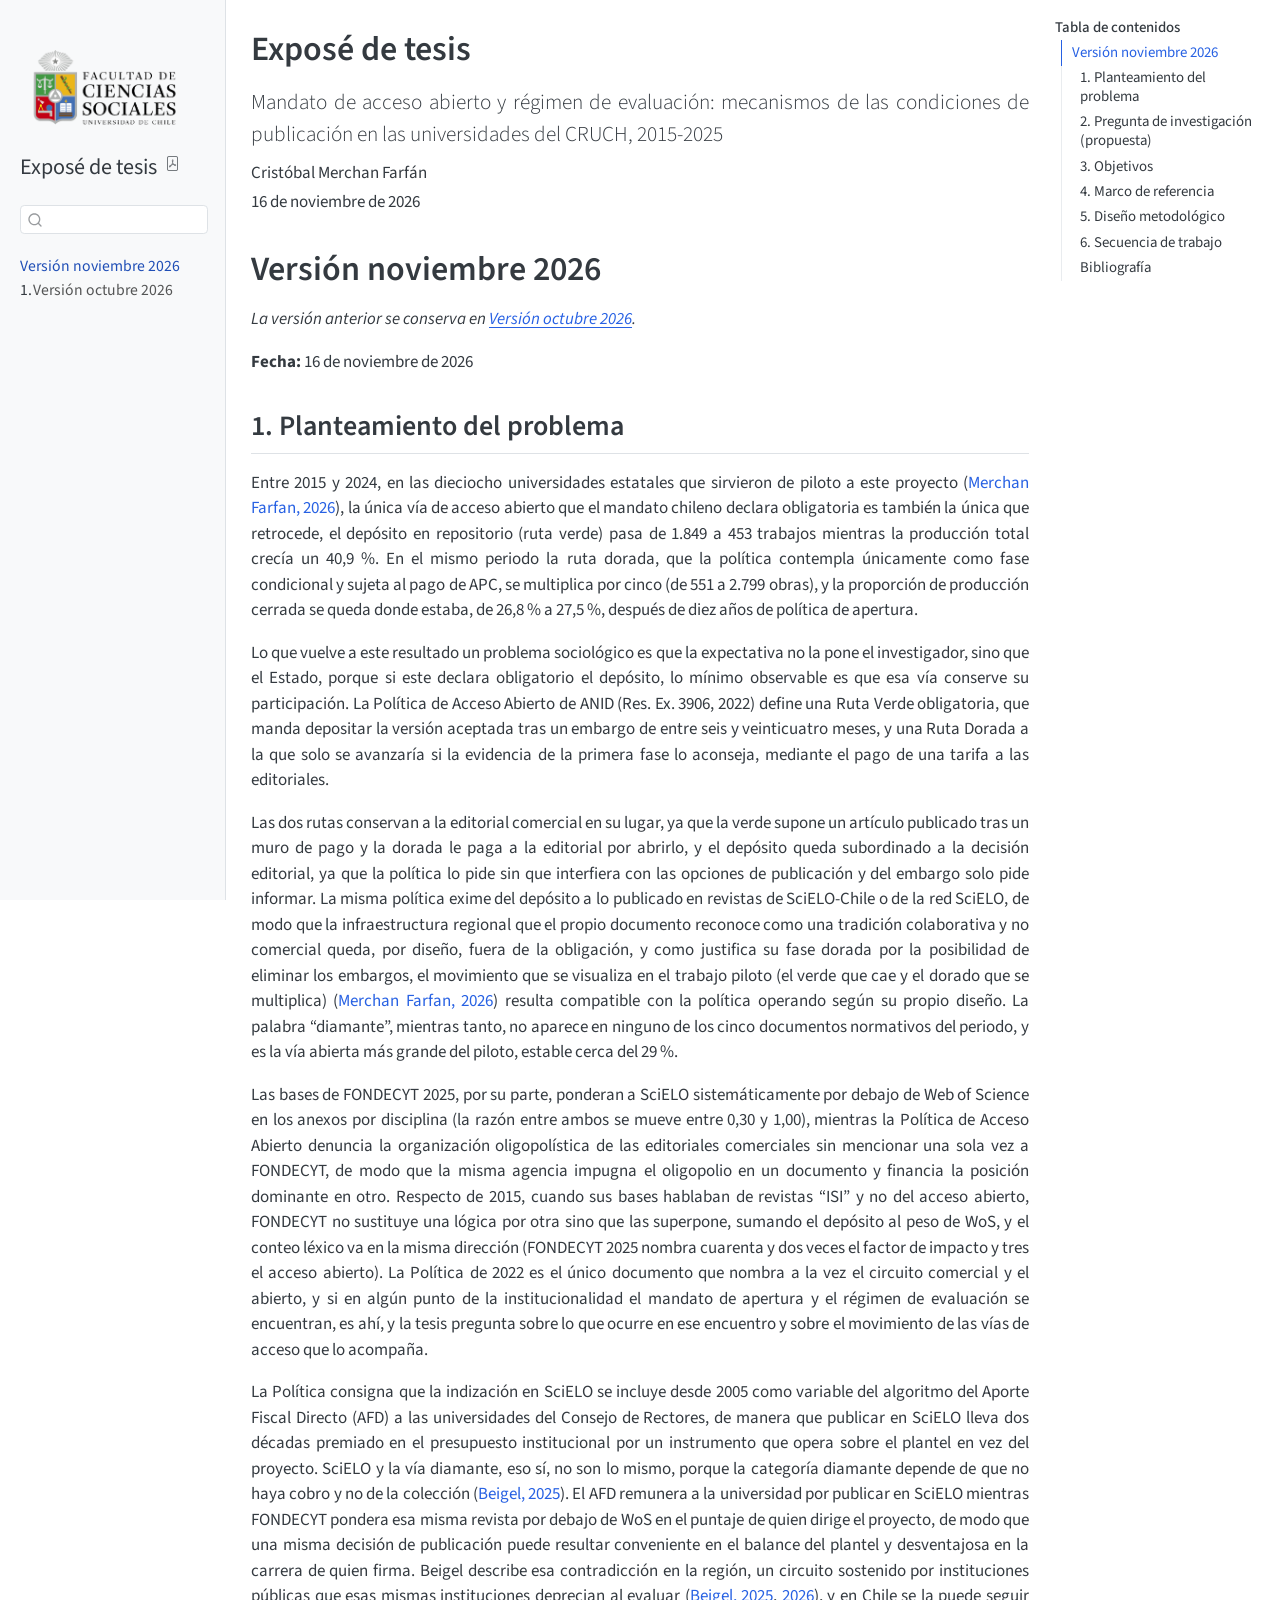
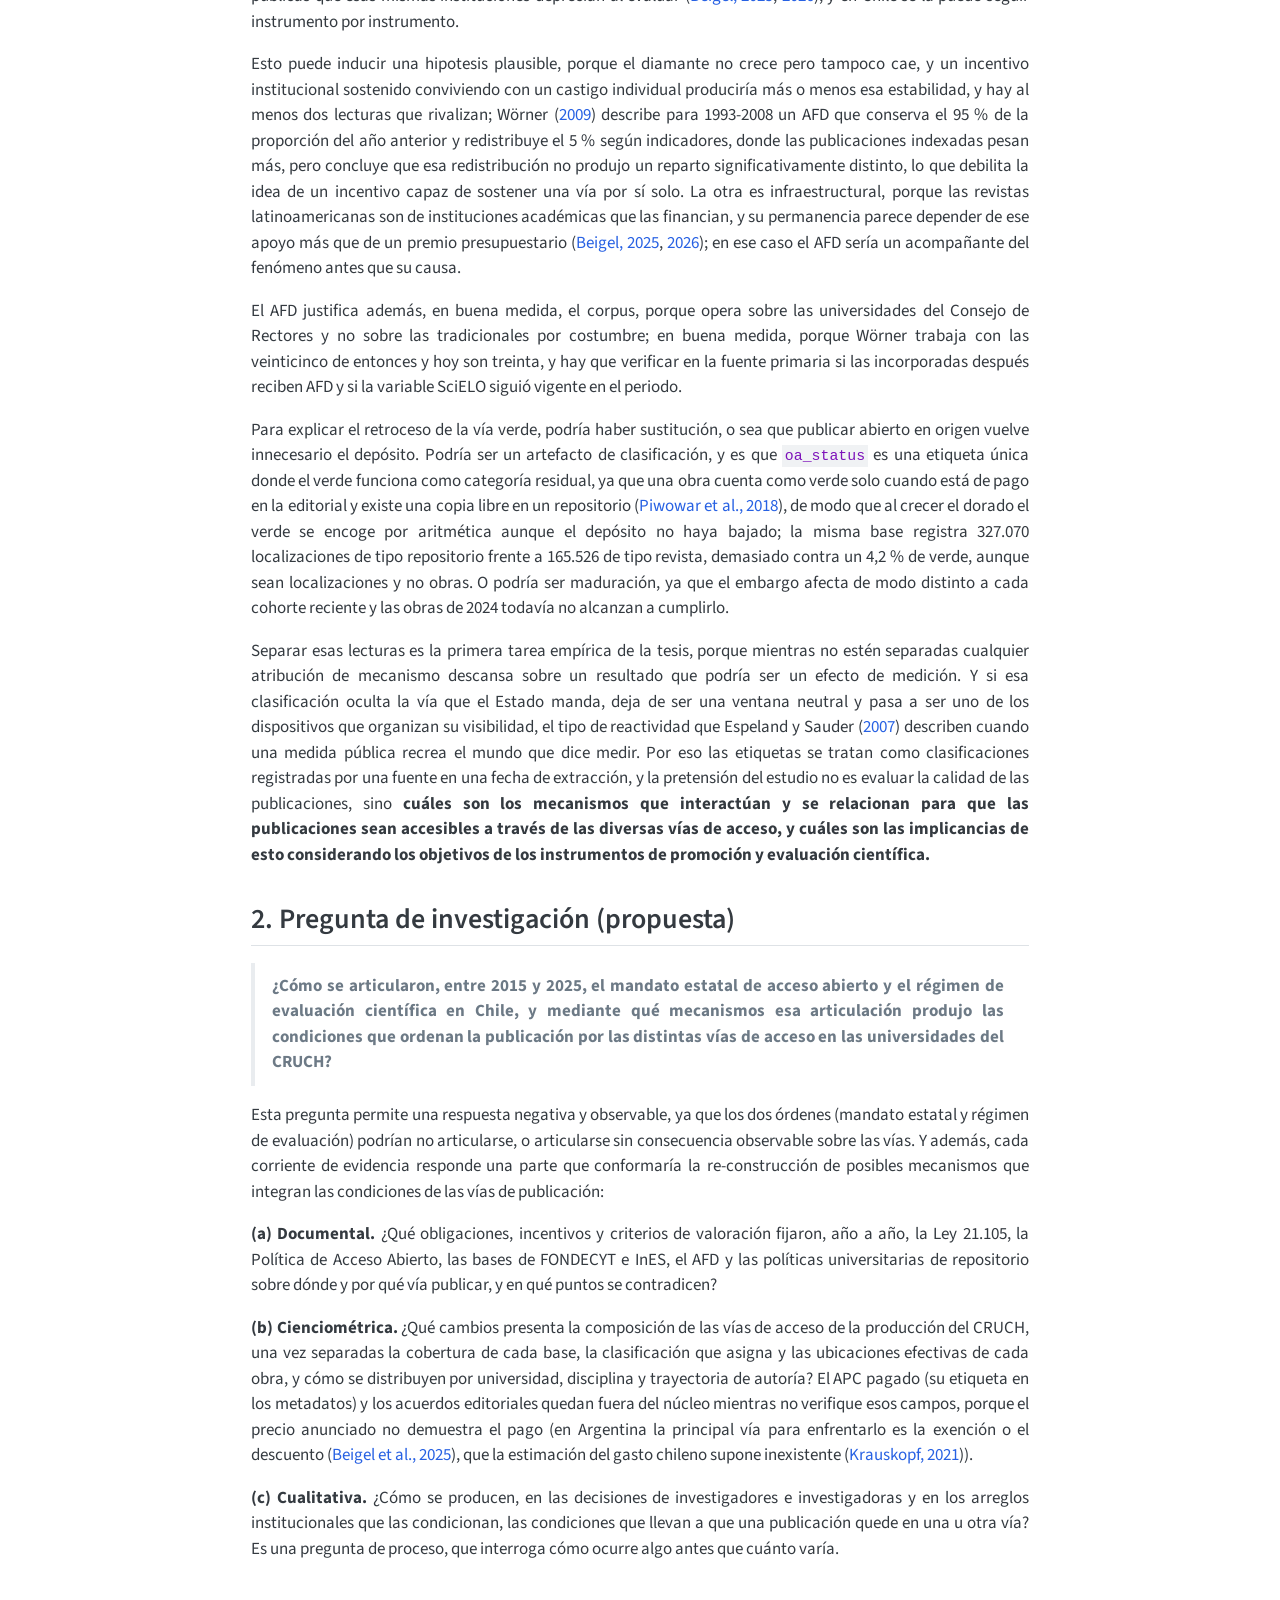
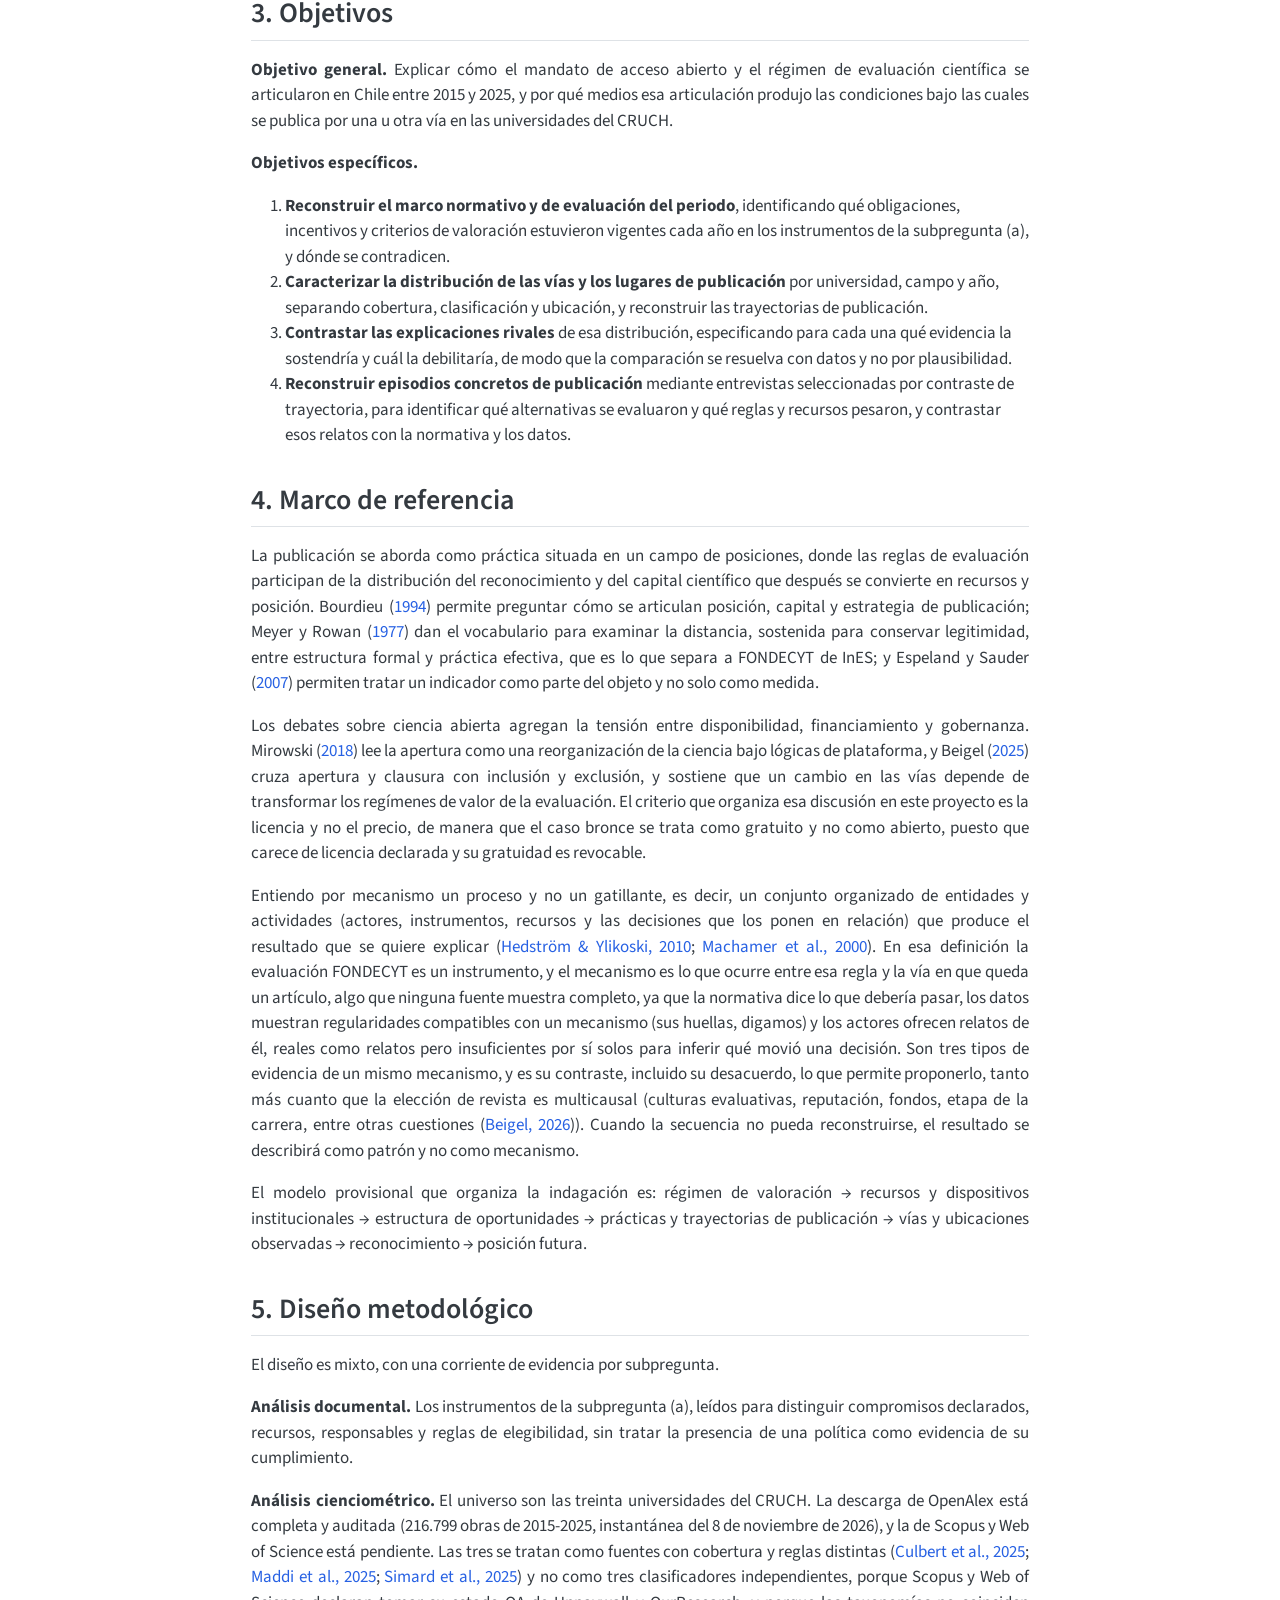
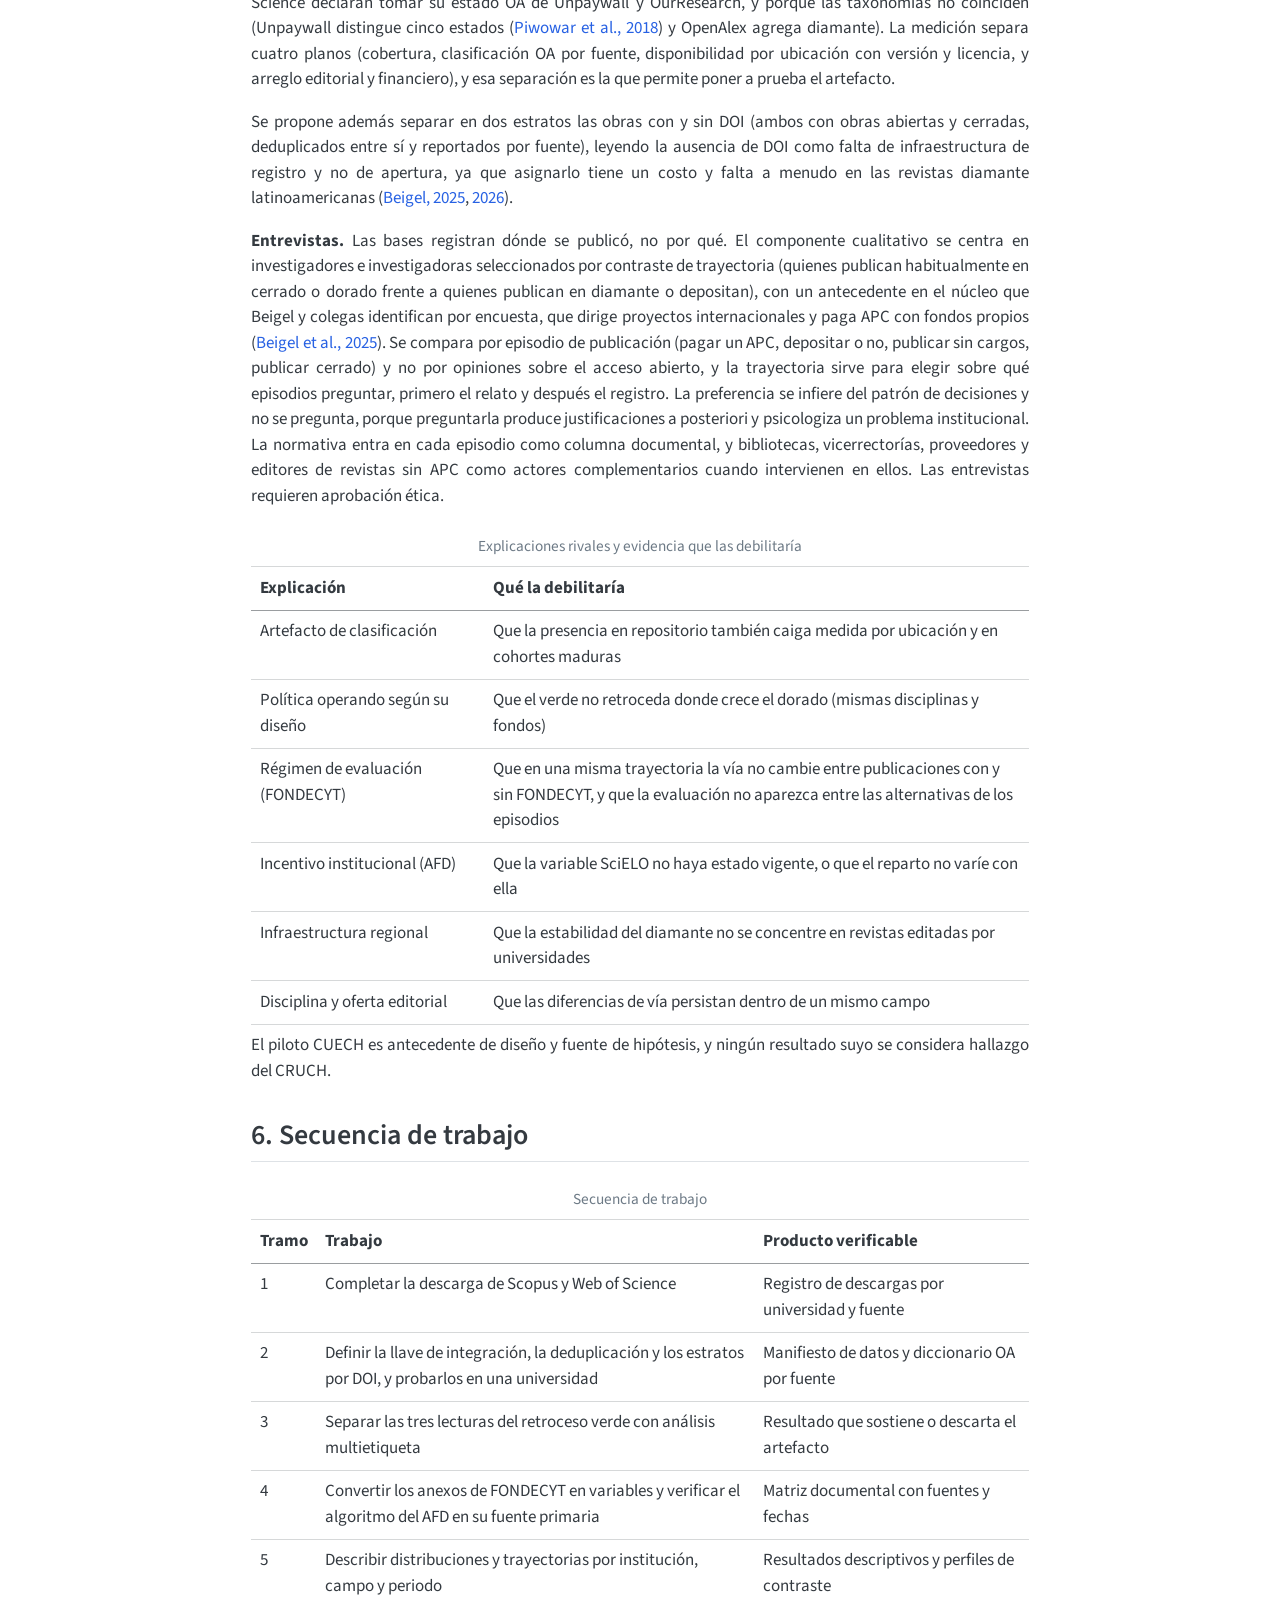
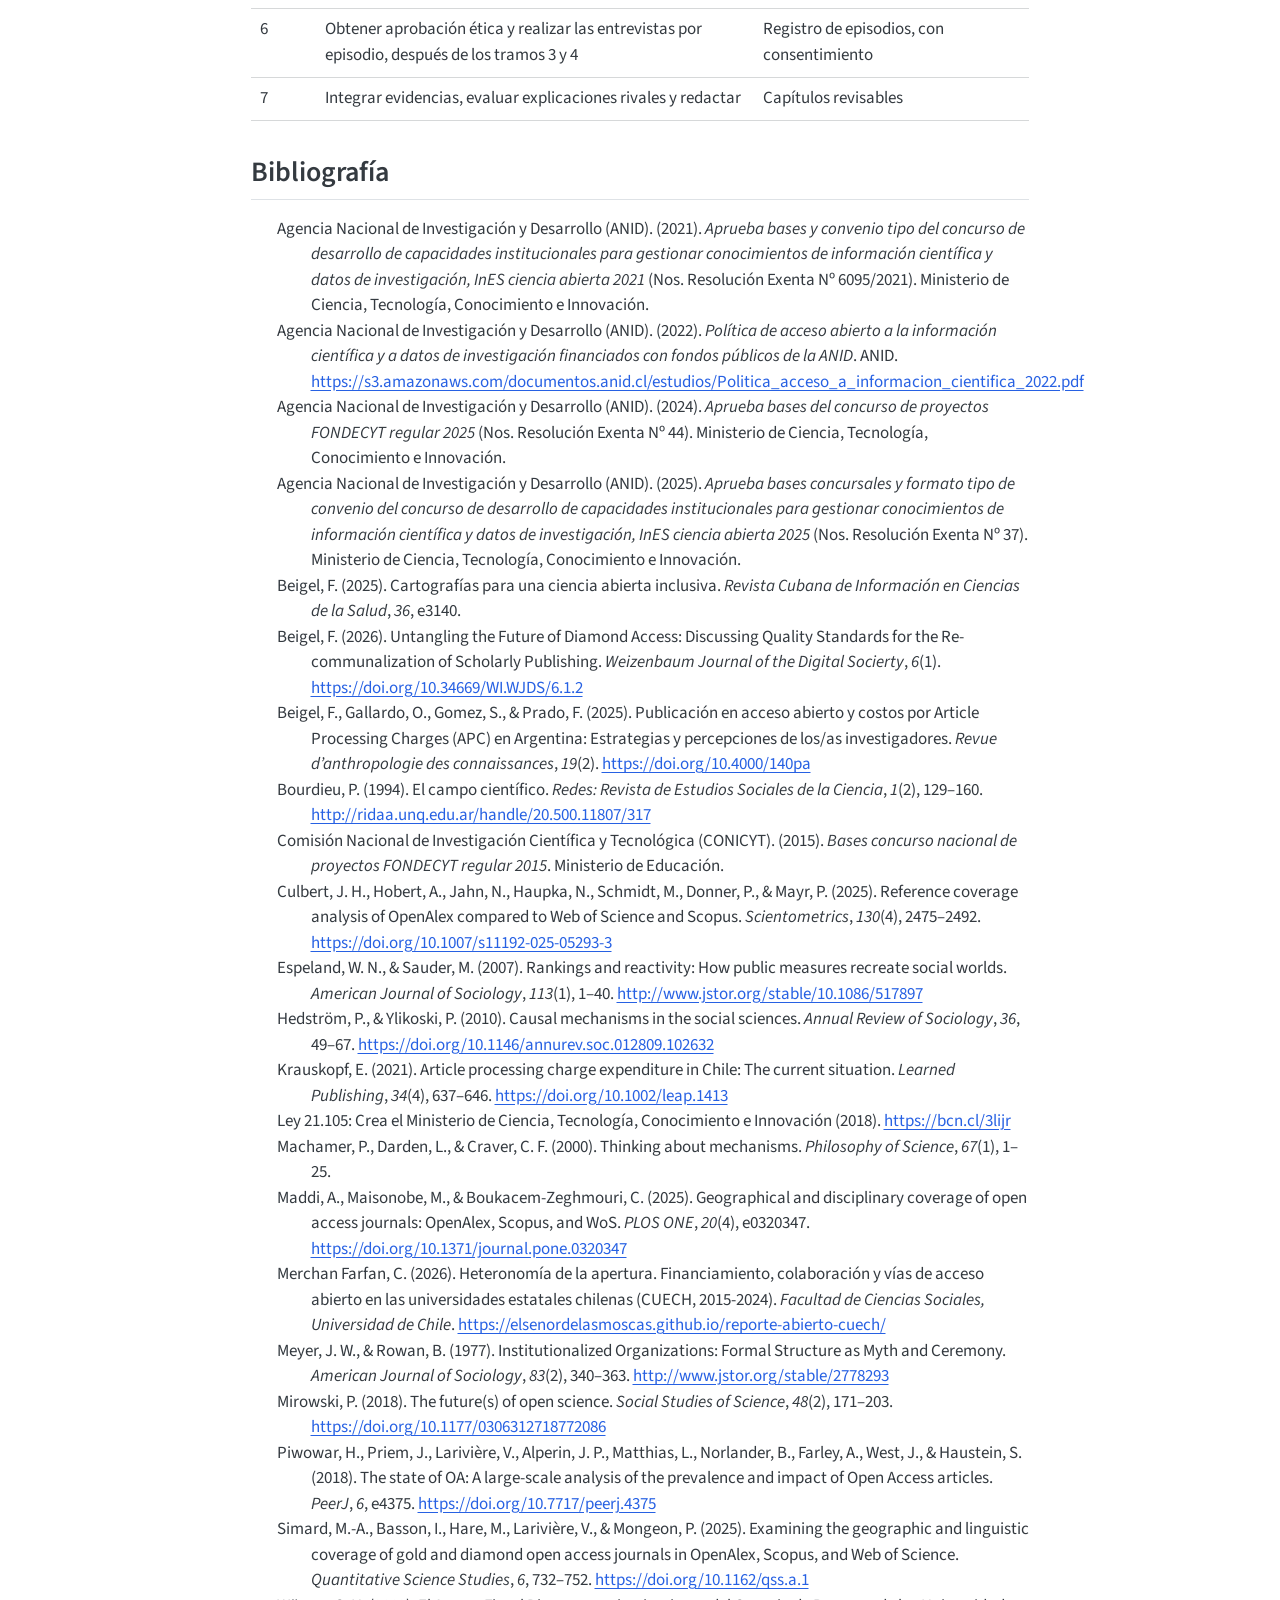
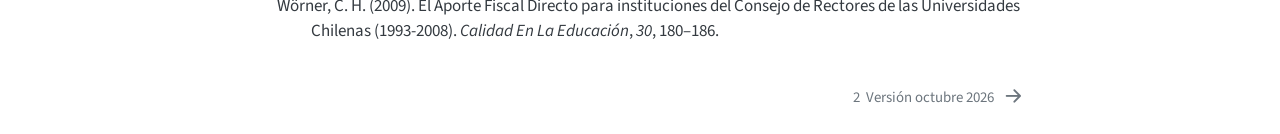
<file: data/textos/expose/index.html>
<!DOCTYPE html>
<html xmlns="http://www.w3.org/1999/xhtml" lang="es" xml:lang="es"><head>

<meta charset="utf-8">
<meta name="generator" content="quarto-1.9.37">

<meta name="viewport" content="width=device-width, initial-scale=1.0, user-scalable=yes">

<meta name="author" content="Cristóbal Merchan Farfán">

<title>Exposé de tesis</title>
<style>
/* Default styles provided by pandoc.
** See https://pandoc.org/MANUAL.html#variables-for-html for config info.
*/
code{white-space: pre-wrap;}
span.smallcaps{font-variant: small-caps;}
div.columns{display: flex; gap: min(4vw, 1.5em);}
div.column{flex: auto; overflow-x: auto;}
div.hanging-indent{margin-left: 1.5em; text-indent: -1.5em;}
ul.task-list{list-style: none;}
ul.task-list li input[type="checkbox"] {
  width: 0.8em;
  margin: 0 0.8em 0.2em -1em; /* quarto-specific, see https://github.com/quarto-dev/quarto-cli/issues/4556 */ 
  vertical-align: middle;
}
/* CSS for citations */
div.csl-bib-body { }
div.csl-entry {
  clear: both;
  margin-bottom: 0em;
}
.hanging-indent div.csl-entry {
  margin-left:2em;
  text-indent:-2em;
}
div.csl-left-margin {
  min-width:2em;
  float:left;
}
div.csl-right-inline {
  margin-left:2em;
  padding-left:1em;
}
div.csl-indent {
  margin-left: 2em;
}</style>


<script src="site_libs/quarto-nav/quarto-nav.js"></script>
<script src="site_libs/clipboard/clipboard.min.js"></script>
<script src="site_libs/quarto-search/autocomplete.umd.js"></script>
<script src="site_libs/quarto-search/fuse.min.js"></script>
<script src="site_libs/quarto-search/quarto-search.js"></script>
<meta name="quarto:offset" content="./">
<link href="./octubre.html" rel="next">
<link href="./assets/favicon-2025-20251031.svg" rel="icon" type="image/svg+xml">
<script src="site_libs/quarto-html/quarto.js" type="module"></script>
<script src="site_libs/quarto-html/tabsets/tabsets.js" type="module"></script>
<script src="site_libs/quarto-html/popper.min.js"></script>
<script src="site_libs/quarto-html/tippy.umd.min.js"></script>
<script src="site_libs/quarto-html/anchor.min.js"></script>
<link href="site_libs/quarto-html/tippy.css" rel="stylesheet">
<link href="site_libs/quarto-html/quarto-syntax-highlighting-7f8f88aac4f3542376d5c11b86a4c14d.css" rel="stylesheet" id="quarto-text-highlighting-styles">
<script src="site_libs/bootstrap/bootstrap.min.js"></script>
<link href="site_libs/bootstrap/bootstrap-icons.css" rel="stylesheet">
<link href="site_libs/bootstrap/bootstrap-91dac99ad9264b13be520b185d5bafb4.min.css" rel="stylesheet" append-hash="true" id="quarto-bootstrap" data-mode="light">
<script id="quarto-search-options" type="application/json">{
  "location": "sidebar",
  "copy-button": false,
  "collapse-after": 3,
  "panel-placement": "start",
  "type": "textbox",
  "limit": 50,
  "keyboard-shortcut": [
    "f",
    "/",
    "s"
  ],
  "show-item-context": false,
  "language": {
    "search-no-results-text": "No se han encontrado resultados",
    "search-matching-documents-text": "documentos encontrados",
    "search-copy-link-title": "Copiar el enlace en la búsqueda",
    "search-hide-matches-text": "Ocultar resultados adicionales",
    "search-more-match-text": "resultado adicional en este documento",
    "search-more-matches-text": "resultados adicionales en este documento",
    "search-clear-button-title": "Borrar",
    "search-text-placeholder": "",
    "search-detached-cancel-button-title": "Cancelar",
    "search-submit-button-title": "Enviar",
    "search-label": "Buscar"
  }
}</script>
<style>html{ scroll-behavior: smooth; }</style>
<style>
#quarto-document-content p,
.page-columns .content p,
.page-columns p,
.quarto-article p,
main.content p,
p {
  text-align: justify !important;
  text-justify: inter-word;
}
</style>


<link rel="stylesheet" href="assets/styles.scss">
</head>

<body class="nav-sidebar docked quarto-light">

<div id="quarto-search-results"></div>
  <header id="quarto-header" class="headroom fixed-top">
  <nav class="quarto-secondary-nav">
    <div class="container-fluid d-flex">
      <button type="button" class="quarto-btn-toggle btn" data-bs-toggle="collapse" role="button" data-bs-target=".quarto-sidebar-collapse-item" aria-controls="quarto-sidebar" aria-expanded="false" aria-label="Alternar barra lateral" onclick="if (window.quartoToggleHeadroom) { window.quartoToggleHeadroom(); }">
        <i class="bi bi-layout-text-sidebar-reverse"></i>
      </button>
        <nav class="quarto-page-breadcrumbs" aria-label="breadcrumb"><ol class="breadcrumb"><li class="breadcrumb-item"><a href="./index.html"><span class="chapter-number">1</span>&nbsp; <span class="chapter-title">Versión noviembre 2026</span></a></li></ol></nav>
        <a class="flex-grow-1" role="navigation" data-bs-toggle="collapse" data-bs-target=".quarto-sidebar-collapse-item" aria-controls="quarto-sidebar" aria-expanded="false" aria-label="Alternar barra lateral" onclick="if (window.quartoToggleHeadroom) { window.quartoToggleHeadroom(); }">      
        </a>
      <button type="button" class="btn quarto-search-button" aria-label="Buscar" onclick="window.quartoOpenSearch();">
        <i class="bi bi-search"></i>
      </button>
    </div>
  </nav>
</header>
<!-- content -->
<div id="quarto-content" class="quarto-container page-columns page-rows-contents page-layout-article">
<!-- sidebar -->
  <nav id="quarto-sidebar" class="sidebar collapse collapse-horizontal quarto-sidebar-collapse-item sidebar-navigation docked overflow-auto">
    <div class="pt-lg-2 mt-2 text-left sidebar-header sidebar-header-stacked">
      <a href="./index.html" class="sidebar-logo-link">
      <img src="./assets/cover.png" alt="" class="sidebar-logo light-content py-0 d-lg-inline d-none">
      <img src="./assets/cover.png" alt="" class="sidebar-logo dark-content py-0 d-lg-inline d-none">
      </a>
    <div class="sidebar-title mb-0 py-0">
      <a href="./">Exposé de tesis</a> 
        <div class="sidebar-tools-main">
    <a href="./expose-tesis-cruch.pdf" title="Descargar PDF" class="quarto-navigation-tool px-1" aria-label="Descargar PDF"><i class="bi bi-file-pdf"></i></a>
</div>
    </div>
      </div>
        <div class="mt-2 flex-shrink-0 align-items-center">
        <div class="sidebar-search">
        <div id="quarto-search" class="" title="Buscar"></div>
        </div>
        </div>
    <div class="sidebar-menu-container"> 
    <ul class="list-unstyled mt-1">
        <li class="sidebar-item">
  <div class="sidebar-item-container"> 
  <a href="./index.html" class="sidebar-item-text sidebar-link active">
 <span class="menu-text"><span class="chapter-number">1</span>&nbsp; <span class="chapter-title">Versión noviembre 2026</span></span></a>
  </div>
</li>
        <li class="sidebar-item">
  <div class="sidebar-item-container"> 
  <a href="./octubre.html" class="sidebar-item-text sidebar-link">
 <span class="menu-text"><span class="chapter-number">2</span>&nbsp; <span class="chapter-title">Versión octubre 2026</span></span></a>
  </div>
</li>
    </ul>
    </div>
</nav>
<div id="quarto-sidebar-glass" class="quarto-sidebar-collapse-item" data-bs-toggle="collapse" data-bs-target=".quarto-sidebar-collapse-item"></div>
<!-- margin-sidebar -->
    <div id="quarto-margin-sidebar" class="sidebar margin-sidebar">
        <nav id="TOC" role="doc-toc" class="toc-active">
    <h2 id="toc-title">Tabla de contenidos</h2>
   
  <ul>
  <li><a href="#versión-noviembre-2026" id="toc-versión-noviembre-2026" class="nav-link active" data-scroll-target="#versión-noviembre-2026">Versión noviembre 2026</a>
  <ul class="collapse">
  <li><a href="#planteamiento-del-problema" id="toc-planteamiento-del-problema" class="nav-link" data-scroll-target="#planteamiento-del-problema">1. Planteamiento del problema</a></li>
  <li><a href="#pregunta-de-investigación-propuesta" id="toc-pregunta-de-investigación-propuesta" class="nav-link" data-scroll-target="#pregunta-de-investigación-propuesta">2. Pregunta de investigación (propuesta)</a></li>
  <li><a href="#objetivos" id="toc-objetivos" class="nav-link" data-scroll-target="#objetivos">3. Objetivos</a></li>
  <li><a href="#marco-de-referencia" id="toc-marco-de-referencia" class="nav-link" data-scroll-target="#marco-de-referencia">4. Marco de referencia</a></li>
  <li><a href="#diseño-metodológico" id="toc-diseño-metodológico" class="nav-link" data-scroll-target="#diseño-metodológico">5. Diseño metodológico</a></li>
  <li><a href="#secuencia-de-trabajo" id="toc-secuencia-de-trabajo" class="nav-link" data-scroll-target="#secuencia-de-trabajo">6. Secuencia de trabajo</a></li>
  <li><a href="#bibliografía" id="toc-bibliografía" class="nav-link" data-scroll-target="#bibliografía">Bibliografía</a></li>
  </ul></li>
  </ul>
</nav>
    </div>
<!-- main -->
<main class="content" id="quarto-document-content"><header id="title-block-header" class="quarto-title-block"><h1 class="title display-7">Exposé de tesis</h1></header>

<header id="title-block-header">

<p class="subtitle lead">Mandato de acceso abierto y régimen de evaluación: mecanismos de las condiciones de publicación en las universidades del CRUCH, 2015-2025</p>
<p class="author">Cristóbal Merchan Farfán</p>

<p class="date">16 de noviembre de 2026</p>
</header>


<!-- VERSION NOVIEMBRE 2026. -->
<section id="versión-noviembre-2026" class="level1 unnumbered">
<h1 class="unnumbered">Versión noviembre 2026</h1>
<p><em>La versión anterior se conserva en <a href="./octubre.html">Versión octubre 2026</a>.</em></p>
<p><strong>Fecha:</strong> 16 de noviembre de 2026</p>
<section id="planteamiento-del-problema" class="level2">
<h2 class="anchored" data-anchor-id="planteamiento-del-problema">1. Planteamiento del problema</h2>
<p>Entre 2015 y 2024, en las dieciocho universidades estatales que sirvieron de piloto a este proyecto <span class="citation" data-cites="merchanheteronomia2026">(<a href="index.html#ref-merchanheteronomia2026" role="doc-biblioref">Merchan Farfan, 2026</a>)</span>, la única vía de acceso abierto que el mandato chileno declara obligatoria es también la única que retrocede, el depósito en repositorio (ruta verde) pasa de 1.849 a 453 trabajos mientras la producción total crecía un 40,9 %. En el mismo periodo la ruta dorada, que la política contempla únicamente como fase condicional y sujeta al pago de APC, se multiplica por cinco (de 551 a 2.799 obras), y la proporción de producción cerrada se queda donde estaba, de 26,8 % a 27,5 %, después de diez años de política de apertura. <!-- [AUTOR] Confirmar que estas cifras son las que publica el reporte CUECH citado (PQ-66). --></p>
<p>Lo que vuelve a este resultado un problema sociológico es que la expectativa no la pone el investigador, sino que el Estado, porque si este declara obligatorio el depósito, lo mínimo observable es que esa vía conserve su participación. La Política de Acceso Abierto de ANID (Res. Ex. 3906, 2022) define una Ruta Verde obligatoria, que manda depositar la versión aceptada tras un embargo de entre seis y veinticuatro meses, y una Ruta Dorada a la que solo se avanzaría si la evidencia de la primera fase lo aconseja, mediante el pago de una tarifa a las editoriales.</p>
<p>Las dos rutas conservan a la editorial comercial en su lugar, ya que la verde supone un artículo publicado tras un muro de pago y la dorada le paga a la editorial por abrirlo, y el depósito queda subordinado a la decisión editorial, ya que la política lo pide sin que interfiera con las opciones de publicación y del embargo solo pide informar. La misma política exime del depósito a lo publicado en revistas de SciELO-Chile o de la red SciELO, de modo que la infraestructura regional que el propio documento reconoce como una tradición colaborativa y no comercial queda, por diseño, fuera de la obligación, y como justifica su fase dorada por la posibilidad de eliminar los embargos, el movimiento que se visualiza en el trabajo piloto (el verde que cae y el dorado que se multiplica) <span class="citation" data-cites="merchanheteronomia2026">(<a href="index.html#ref-merchanheteronomia2026" role="doc-biblioref">Merchan Farfan, 2026</a>)</span> resulta compatible con la política operando según su propio diseño. La palabra “diamante”, mientras tanto, no aparece en ninguno de los cinco documentos normativos del periodo, y es la vía abierta más grande del piloto, estable cerca del 29 %.</p>
<p>Las bases de FONDECYT 2025, por su parte, ponderan a SciELO sistemáticamente por debajo de Web of Science en los anexos por disciplina (la razón entre ambos se mueve entre 0,30 y 1,00), mientras la Política de Acceso Abierto denuncia la organización oligopolística de las editoriales comerciales sin mencionar una sola vez a FONDECYT, de modo que la misma agencia impugna el oligopolio en un documento y financia la posición dominante en otro. Respecto de 2015, cuando sus bases hablaban de revistas “ISI” y no del acceso abierto, FONDECYT no sustituye una lógica por otra sino que las superpone, sumando el depósito al peso de WoS, y el conteo léxico va en la misma dirección (FONDECYT 2025 nombra cuarenta y dos veces el factor de impacto y tres el acceso abierto). La Política de 2022 es el único documento que nombra a la vez el circuito comercial y el abierto, y si en algún punto de la institucionalidad el mandato de apertura y el régimen de evaluación se encuentran, es ahí, y la tesis pregunta sobre lo que ocurre en ese encuentro y sobre el movimiento de las vías de acceso que lo acompaña.</p>
<p>La Política consigna que la indización en SciELO se incluye desde 2005 como variable del algoritmo del Aporte Fiscal Directo (AFD) a las universidades del Consejo de Rectores, de manera que publicar en SciELO lleva dos décadas premiado en el presupuesto institucional por un instrumento que opera sobre el plantel en vez del proyecto. SciELO y la vía diamante, eso sí, no son lo mismo, porque la categoría diamante depende de que no haya cobro y no de la colección <span class="citation" data-cites="beigelCartografiasCienciaAbierta2025">(<a href="index.html#ref-beigelCartografiasCienciaAbierta2025" role="doc-biblioref">Beigel, 2025</a>)</span>. El AFD remunera a la universidad por publicar en SciELO mientras FONDECYT pondera esa misma revista por debajo de WoS en el puntaje de quien dirige el proyecto, de modo que una misma decisión de publicación puede resultar conveniente en el balance del plantel y desventajosa en la carrera de quien firma. Beigel describe esa contradicción en la región, un circuito sostenido por instituciones públicas que esas mismas instituciones deprecian al evaluar <span class="citation" data-cites="beigelCartografiasCienciaAbierta2025 beigelUntanglingFutureDiamond2026">(<a href="index.html#ref-beigelCartografiasCienciaAbierta2025" role="doc-biblioref">Beigel, 2025</a>, <a href="index.html#ref-beigelUntanglingFutureDiamond2026" role="doc-biblioref">2026</a>)</span>, y en Chile se la puede seguir instrumento por instrumento. <!-- [AUTOR] Verificar en la documentacion de OpenAlex la definicion exacta de la categoria diamante (TES-43). --></p>
<p>Esto puede inducir una hipotesis plausible, porque el diamante no crece pero tampoco cae, y un incentivo institucional sostenido conviviendo con un castigo individual produciría más o menos esa estabilidad, y hay al menos dos lecturas que rivalizan; Wörner <span class="citation" data-cites="wornerAporteFiscalDirecto2009">(<a href="index.html#ref-wornerAporteFiscalDirecto2009" role="doc-biblioref">2009</a>)</span> describe para 1993-2008 un AFD que conserva el 95 % de la proporción del año anterior y redistribuye el 5 % según indicadores, donde las publicaciones indexadas pesan más, pero concluye que esa redistribución no produjo un reparto significativamente distinto, lo que debilita la idea de un incentivo capaz de sostener una vía por sí solo. La otra es infraestructural, porque las revistas latinoamericanas son de instituciones académicas que las financian, y su permanencia parece depender de ese apoyo más que de un premio presupuestario <span class="citation" data-cites="beigelCartografiasCienciaAbierta2025 beigelUntanglingFutureDiamond2026">(<a href="index.html#ref-beigelCartografiasCienciaAbierta2025" role="doc-biblioref">Beigel, 2025</a>, <a href="index.html#ref-beigelUntanglingFutureDiamond2026" role="doc-biblioref">2026</a>)</span>; en ese caso el AFD sería un acompañante del fenómeno antes que su causa. <!-- [AUTOR] Lectura infraestructural: nueva, sale de la mineria de Beigel del 2026-11-16. --></p>
<p>El AFD justifica además, en buena medida, el corpus, porque opera sobre las universidades del Consejo de Rectores y no sobre las tradicionales por costumbre; en buena medida, porque Wörner trabaja con las veinticinco de entonces y hoy son treinta, y hay que verificar en la fuente primaria si las incorporadas después reciben AFD y si la variable SciELO siguió vigente en el periodo. <!-- [AUTOR] Sin verificar: que universidades del CRUCH reciben AFD hoy. --></p>
<p>Para explicar el retroceso de la vía verde, podría haber sustitución, o sea que publicar abierto en origen vuelve innecesario el depósito. Podría ser un artefacto de clasificación, y es que <code>oa_status</code> es una etiqueta única donde el verde funciona como categoría residual, ya que una obra cuenta como verde solo cuando está de pago en la editorial y existe una copia libre en un repositorio <span class="citation" data-cites="piwowarStateOpenAccess2018">(<a href="index.html#ref-piwowarStateOpenAccess2018" role="doc-biblioref">Piwowar et&nbsp;al., 2018</a>)</span>, de modo que al crecer el dorado el verde se encoge por aritmética aunque el depósito no haya bajado; la misma base registra 327.070 localizaciones de tipo repositorio frente a 165.526 de tipo revista, demasiado contra un 4,2 % de verde, aunque sean localizaciones y no obras. O podría ser maduración, ya que el embargo afecta de modo distinto a cada cohorte reciente y las obras de 2024 todavía no alcanzan a cumplirlo.</p>
<p>Separar esas lecturas es la primera tarea empírica de la tesis, porque mientras no estén separadas cualquier atribución de mecanismo descansa sobre un resultado que podría ser un efecto de medición. Y si esa clasificación oculta la vía que el Estado manda, deja de ser una ventana neutral y pasa a ser uno de los dispositivos que organizan su visibilidad, el tipo de reactividad que Espeland y Sauder <span class="citation" data-cites="espelandRankingsReactivity2007">(<a href="index.html#ref-espelandRankingsReactivity2007" role="doc-biblioref">2007</a>)</span> describen cuando una medida pública recrea el mundo que dice medir. Por eso las etiquetas se tratan como clasificaciones registradas por una fuente en una fecha de extracción, y la pretensión del estudio no es evaluar la calidad de las publicaciones, sino <strong>cuáles son los mecanismos que interactúan y se relacionan para que las publicaciones sean accesibles a través de las diversas vías de acceso, y cuáles son las implicancias de esto considerando los objetivos de los instrumentos de promoción y evaluación científica.</strong></p>
</section>
<section id="pregunta-de-investigación-propuesta" class="level2">
<h2 class="anchored" data-anchor-id="pregunta-de-investigación-propuesta">2. Pregunta de investigación (propuesta)</h2>
<blockquote class="blockquote">
<p><strong>¿Cómo se articularon, entre 2015 y 2025, el mandato estatal de acceso abierto y el régimen de evaluación científica en Chile, y mediante qué mecanismos esa articulación produjo las condiciones que ordenan la publicación por las distintas vías de acceso en las universidades del CRUCH?</strong></p>
</blockquote>
<p>Esta pregunta permite una respuesta negativa y observable, ya que los dos órdenes (mandato estatal y régimen de evaluación) podrían no articularse, o articularse sin consecuencia observable sobre las vías. Y además, cada corriente de evidencia responde una parte que conformaría la re-construcción de posibles mecanismos que integran las condiciones de las vías de publicación:</p>
<p><strong>(a) Documental.</strong> ¿Qué obligaciones, incentivos y criterios de valoración fijaron, año a año, la Ley 21.105, la Política de Acceso Abierto, las bases de FONDECYT e InES, el AFD y las políticas universitarias de repositorio sobre dónde y por qué vía publicar, y en qué puntos se contradicen?</p>
<p><strong>(b) Cienciométrica.</strong> ¿Qué cambios presenta la composición de las vías de acceso de la producción del CRUCH, una vez separadas la cobertura de cada base, la clasificación que asigna y las ubicaciones efectivas de cada obra, y cómo se distribuyen por universidad, disciplina y trayectoria de autoría? El APC pagado (su etiqueta en los metadatos) y los acuerdos editoriales quedan fuera del núcleo mientras no verifique esos campos, porque el precio anunciado no demuestra el pago (en Argentina la principal vía para enfrentarlo es la exención o el descuento <span class="citation" data-cites="beigelPublicacionAccesoAbierto2025">(<a href="index.html#ref-beigelPublicacionAccesoAbierto2025" role="doc-biblioref">Beigel et&nbsp;al., 2025</a>)</span>, que la estimación del gasto chileno supone inexistente <span class="citation" data-cites="krauskopfArticleProcessingCharge2021">(<a href="index.html#ref-krauskopfArticleProcessingCharge2021" role="doc-biblioref">Krauskopf, 2021</a>)</span>).</p>
<p><strong>(c) Cualitativa.</strong> ¿Cómo se producen, en las decisiones de investigadores e investigadoras y en los arreglos institucionales que las condicionan, las condiciones que llevan a que una publicación quede en una u otra vía? Es una pregunta de proceso, que interroga cómo ocurre algo antes que cuánto varía. <!-- [AUTOR] (c) viene de la entrega de Metodologia II (03_problema_y_pregunta.md). Revisar que coincidan. --></p>
</section>
<section id="objetivos" class="level2">
<h2 class="anchored" data-anchor-id="objetivos">3. Objetivos</h2>
<p><strong>Objetivo general.</strong> Explicar cómo el mandato de acceso abierto y el régimen de evaluación científica se articularon en Chile entre 2015 y 2025, y por qué medios esa articulación produjo las condiciones bajo las cuales se publica por una u otra vía en las universidades del CRUCH.</p>
<p><strong>Objetivos específicos.</strong></p>
<ol type="1">
<li><strong>Reconstruir el marco normativo y de evaluación del periodo</strong>, identificando qué obligaciones, incentivos y criterios de valoración estuvieron vigentes cada año en los instrumentos de la subpregunta (a), y dónde se contradicen.</li>
<li><strong>Caracterizar la distribución de las vías y los lugares de publicación</strong> por universidad, campo y año, separando cobertura, clasificación y ubicación, y reconstruir las trayectorias de publicación.</li>
<li><strong>Contrastar las explicaciones rivales</strong> de esa distribución, especificando para cada una qué evidencia la sostendría y cuál la debilitaría, de modo que la comparación se resuelva con datos y no por plausibilidad.</li>
<li><strong>Reconstruir episodios concretos de publicación</strong> mediante entrevistas seleccionadas por contraste de trayectoria, para identificar qué alternativas se evaluaron y qué reglas y recursos pesaron, y contrastar esos relatos con la normativa y los datos.</li>
</ol>
</section>
<section id="marco-de-referencia" class="level2">
<h2 class="anchored" data-anchor-id="marco-de-referencia">4. Marco de referencia</h2>
<p>La publicación se aborda como práctica situada en un campo de posiciones, donde las reglas de evaluación participan de la distribución del reconocimiento y del capital científico que después se convierte en recursos y posición. Bourdieu <span class="citation" data-cites="bourdieuCampoCientifico1994">(<a href="index.html#ref-bourdieuCampoCientifico1994" role="doc-biblioref">1994</a>)</span> permite preguntar cómo se articulan posición, capital y estrategia de publicación; Meyer y Rowan <span class="citation" data-cites="meyerInstitutionalizedOrganizationsFormal1977">(<a href="index.html#ref-meyerInstitutionalizedOrganizationsFormal1977" role="doc-biblioref">1977</a>)</span> dan el vocabulario para examinar la distancia, sostenida para conservar legitimidad, entre estructura formal y práctica efectiva, que es lo que separa a FONDECYT de InES; y Espeland y Sauder <span class="citation" data-cites="espelandRankingsReactivity2007">(<a href="index.html#ref-espelandRankingsReactivity2007" role="doc-biblioref">2007</a>)</span> permiten tratar un indicador como parte del objeto y no solo como medida.</p>
<p>Los debates sobre ciencia abierta agregan la tensión entre disponibilidad, financiamiento y gobernanza. Mirowski <span class="citation" data-cites="mirowskiFuturesOpenScience2018">(<a href="index.html#ref-mirowskiFuturesOpenScience2018" role="doc-biblioref">2018</a>)</span> lee la apertura como una reorganización de la ciencia bajo lógicas de plataforma, y Beigel <span class="citation" data-cites="beigelCartografiasCienciaAbierta2025">(<a href="index.html#ref-beigelCartografiasCienciaAbierta2025" role="doc-biblioref">2025</a>)</span> cruza apertura y clausura con inclusión y exclusión, y sostiene que un cambio en las vías depende de transformar los regímenes de valor de la evaluación. El criterio que organiza esa discusión en este proyecto es la licencia y no el precio, de manera que el caso bronce se trata como gratuito y no como abierto, puesto que carece de licencia declarada y su gratuidad es revocable.</p>
<p>Entiendo por mecanismo un proceso y no un gatillante, es decir, un conjunto organizado de entidades y actividades (actores, instrumentos, recursos y las decisiones que los ponen en relación) que produce el resultado que se quiere explicar <span class="citation" data-cites="machamer2000thinkingmechanisms hedstrom2010causalmechanisms">(<a href="index.html#ref-hedstrom2010causalmechanisms" role="doc-biblioref">Hedström &amp; Ylikoski, 2010</a>; <a href="index.html#ref-machamer2000thinkingmechanisms" role="doc-biblioref">Machamer et&nbsp;al., 2000</a>)</span>. En esa definición la evaluación FONDECYT es un instrumento, y el mecanismo es lo que ocurre entre esa regla y la vía en que queda un artículo, algo que ninguna fuente muestra completo, ya que la normativa dice lo que debería pasar, los datos muestran regularidades compatibles con un mecanismo (sus huellas, digamos) y los actores ofrecen relatos de él, reales como relatos pero insuficientes por sí solos para inferir qué movió una decisión. Son tres tipos de evidencia de un mismo mecanismo, y es su contraste, incluido su desacuerdo, lo que permite proponerlo, tanto más cuanto que la elección de revista es multicausal (culturas evaluativas, reputación, fondos, etapa de la carrera, entre otras cuestiones <span class="citation" data-cites="beigelUntanglingFutureDiamond2026">(<a href="index.html#ref-beigelUntanglingFutureDiamond2026" role="doc-biblioref">Beigel, 2026</a>)</span>). Cuando la secuencia no pueda reconstruirse, el resultado se describirá como patrón y no como mecanismo. <!-- [AUTOR] Definicion de mecanismo: decidida el 2026-11-16 (proceso, no gatillante). Redaccion nueva; revisar que diga lo que quieres. --></p>
<p>El modelo provisional que organiza la indagación es: régimen de valoración → recursos y dispositivos institucionales → estructura de oportunidades → prácticas y trayectorias de publicación → vías y ubicaciones observadas → reconocimiento → posición futura.</p>
</section>
<section id="diseño-metodológico" class="level2">
<h2 class="anchored" data-anchor-id="diseño-metodológico">5. Diseño metodológico</h2>
<p>El diseño es mixto, con una corriente de evidencia por subpregunta.</p>
<p><strong>Análisis documental.</strong> Los instrumentos de la subpregunta (a), leídos para distinguir compromisos declarados, recursos, responsables y reglas de elegibilidad, sin tratar la presencia de una política como evidencia de su cumplimiento.</p>
<p><strong>Análisis cienciométrico.</strong> El universo son las treinta universidades del CRUCH. La descarga de OpenAlex está completa y auditada (216.799 obras de 2015-2025, instantánea del 8 de noviembre de 2026), y la de Scopus y Web of Science está pendiente. Las tres se tratan como fuentes con cobertura y reglas distintas <span class="citation" data-cites="culbertReferenceCoverageAnalysis2025 maddiGeographicalDisciplinaryCoverage2025 simardExaminingGeographicLinguistic2025">(<a href="index.html#ref-culbertReferenceCoverageAnalysis2025" role="doc-biblioref">Culbert et&nbsp;al., 2025</a>; <a href="index.html#ref-maddiGeographicalDisciplinaryCoverage2025" role="doc-biblioref">Maddi et&nbsp;al., 2025</a>; <a href="index.html#ref-simardExaminingGeographicLinguistic2025" role="doc-biblioref">Simard et&nbsp;al., 2025</a>)</span> y no como tres clasificadores independientes, porque Scopus y Web of Science declaran tomar su estado OA de Unpaywall y OurResearch, y porque las taxonomías no coinciden (Unpaywall distingue cinco estados <span class="citation" data-cites="piwowarStateOpenAccess2018">(<a href="index.html#ref-piwowarStateOpenAccess2018" role="doc-biblioref">Piwowar et&nbsp;al., 2018</a>)</span> y OpenAlex agrega diamante). La medición separa cuatro planos (cobertura, clasificación OA por fuente, disponibilidad por ubicación con versión y licencia, y arreglo editorial y financiero), y esa separación es la que permite poner a prueba el artefacto. <!-- [AUTOR] La declaracion de Scopus y WoS sobre Unpaywall/OurResearch viene de su documentacion tecnica, sin clave en el canonico (PQ-66). --></p>
<p>Se propone además separar en dos estratos las obras con y sin DOI (ambos con obras abiertas y cerradas, deduplicados entre sí y reportados por fuente), leyendo la ausencia de DOI como falta de infraestructura de registro y no de apertura, ya que asignarlo tiene un costo y falta a menudo en las revistas diamante latinoamericanas <span class="citation" data-cites="beigelCartografiasCienciaAbierta2025 beigelUntanglingFutureDiamond2026">(<a href="index.html#ref-beigelCartografiasCienciaAbierta2025" role="doc-biblioref">Beigel, 2025</a>, <a href="index.html#ref-beigelUntanglingFutureDiamond2026" role="doc-biblioref">2026</a>)</span>. <!-- [AUTOR] Estratos por DOI: propuesta tuya del 2026-11-09 (TES-41), aun sin decision formal bajo DTR-04. --></p>
<p><strong>Entrevistas.</strong> Las bases registran dónde se publicó, no por qué. El componente cualitativo se centra en investigadores e investigadoras seleccionados por contraste de trayectoria (quienes publican habitualmente en cerrado o dorado frente a quienes publican en diamante o depositan), con un antecedente en el núcleo que Beigel y colegas identifican por encuesta, que dirige proyectos internacionales y paga APC con fondos propios <span class="citation" data-cites="beigelPublicacionAccesoAbierto2025">(<a href="index.html#ref-beigelPublicacionAccesoAbierto2025" role="doc-biblioref">Beigel et&nbsp;al., 2025</a>)</span>. Se compara por episodio de publicación (pagar un APC, depositar o no, publicar sin cargos, publicar cerrado) y no por opiniones sobre el acceso abierto, y la trayectoria sirve para elegir sobre qué episodios preguntar, primero el relato y después el registro. La preferencia se infiere del patrón de decisiones y no se pregunta, porque preguntarla produce justificaciones a posteriori y psicologiza un problema institucional. La normativa entra en cada episodio como columna documental, y bibliotecas, vicerrectorías, proveedores y editores de revistas sin APC como actores complementarios cuando intervienen en ellos. Las entrevistas requieren aprobación ética. <!-- [AUTOR] Actores complementarios: tu profesora de Metodologia II recomienda centrarse en investigadores. Decidir cuanto entra. TES-16 sigue abierto con el profesor guia. --></p>
<table class="caption-top table">
<caption>Explicaciones rivales y evidencia que las debilitaría</caption>
<colgroup>
<col style="width: 30%">
<col style="width: 70%">
</colgroup>
<thead>
<tr class="header">
<th>Explicación</th>
<th>Qué la debilitaría</th>
</tr>
</thead>
<tbody>
<tr class="odd">
<td>Artefacto de clasificación</td>
<td>Que la presencia en repositorio también caiga medida por ubicación y en cohortes maduras</td>
</tr>
<tr class="even">
<td>Política operando según su diseño</td>
<td>Que el verde no retroceda donde crece el dorado (mismas disciplinas y fondos)</td>
</tr>
<tr class="odd">
<td>Régimen de evaluación (FONDECYT)</td>
<td>Que en una misma trayectoria la vía no cambie entre publicaciones con y sin FONDECYT, y que la evaluación no aparezca entre las alternativas de los episodios</td>
</tr>
<tr class="even">
<td>Incentivo institucional (AFD)</td>
<td>Que la variable SciELO no haya estado vigente, o que el reparto no varíe con ella</td>
</tr>
<tr class="odd">
<td>Infraestructura regional</td>
<td>Que la estabilidad del diamante no se concentre en revistas editadas por universidades</td>
</tr>
<tr class="even">
<td>Disciplina y oferta editorial</td>
<td>Que las diferencias de vía persistan dentro de un mismo campo</td>
</tr>
</tbody>
</table>
<p>El piloto CUECH es antecedente de diseño y fuente de hipótesis, y ningún resultado suyo se considera hallazgo del CRUCH.</p>
</section>
<section id="secuencia-de-trabajo" class="level2">
<h2 class="anchored" data-anchor-id="secuencia-de-trabajo">6. Secuencia de trabajo</h2>
<table class="caption-top table">
<caption>Secuencia de trabajo</caption>
<colgroup>
<col style="width: 8%">
<col style="width: 56%">
<col style="width: 35%">
</colgroup>
<thead>
<tr class="header">
<th>Tramo</th>
<th>Trabajo</th>
<th>Producto verificable</th>
</tr>
</thead>
<tbody>
<tr class="odd">
<td>1</td>
<td>Completar la descarga de Scopus y Web of Science</td>
<td>Registro de descargas por universidad y fuente</td>
</tr>
<tr class="even">
<td>2</td>
<td>Definir la llave de integración, la deduplicación y los estratos por DOI, y probarlos en una universidad</td>
<td>Manifiesto de datos y diccionario OA por fuente</td>
</tr>
<tr class="odd">
<td>3</td>
<td>Separar las tres lecturas del retroceso verde con análisis multietiqueta</td>
<td>Resultado que sostiene o descarta el artefacto</td>
</tr>
<tr class="even">
<td>4</td>
<td>Convertir los anexos de FONDECYT en variables y verificar el algoritmo del AFD en su fuente primaria</td>
<td>Matriz documental con fuentes y fechas</td>
</tr>
<tr class="odd">
<td>5</td>
<td>Describir distribuciones y trayectorias por institución, campo y periodo</td>
<td>Resultados descriptivos y perfiles de contraste</td>
</tr>
<tr class="even">
<td>6</td>
<td>Obtener aprobación ética y realizar las entrevistas por episodio, después de los tramos 3 y 4</td>
<td>Registro de episodios, con consentimiento</td>
</tr>
<tr class="odd">
<td>7</td>
<td>Integrar evidencias, evaluar explicaciones rivales y redactar</td>
<td>Capítulos revisables</td>
</tr>
</tbody>
</table>
</section>
<section id="bibliografía" class="level2">
<h2 class="anchored" data-anchor-id="bibliografía">Bibliografía</h2>
<div id="refs" class="references csl-bib-body hanging-indent" data-entry-spacing="0" data-line-spacing="2" role="list">
<div id="ref-anid2021_ines_ciencia_abierta" class="csl-entry" role="listitem">
Agencia Nacional de Investigación y Desarrollo (ANID). (2021).
<em>Aprueba bases y convenio tipo del concurso de desarrollo de
capacidades institucionales para gestionar conocimientos de información
científica y datos de investigación, InES ciencia abierta 2021</em>
(Nos. Resolución Exenta Nº 6095/2021). Ministerio de Ciencia,
Tecnología, Conocimiento e Innovación.
</div>
<div id="ref-anidPoliticaAccesoAbierto2022" class="csl-entry" role="listitem">
Agencia Nacional de Investigación y Desarrollo (ANID). (2022).
<em>Política de acceso abierto a la información científica y a datos de
investigación financiados con fondos públicos de la ANID</em>. ANID. <a href="https://s3.amazonaws.com/documentos.anid.cl/estudios/Politica_acceso_a_informacion_cientifica_2022.pdf">https://s3.amazonaws.com/documentos.anid.cl/estudios/Politica_acceso_a_informacion_cientifica_2022.pdf</a>
</div>
<div id="ref-anid2024_fondecyt_regular" class="csl-entry" role="listitem">
Agencia Nacional de Investigación y Desarrollo (ANID). (2024).
<em>Aprueba bases del concurso de proyectos FONDECYT regular 2025</em>
(Nos. Resolución Exenta Nº 44). Ministerio de Ciencia, Tecnología,
Conocimiento e Innovación.
</div>
<div id="ref-anid2025_ines_ciencia_abierta" class="csl-entry" role="listitem">
Agencia Nacional de Investigación y Desarrollo (ANID). (2025).
<em>Aprueba bases concursales y formato tipo de convenio del concurso de
desarrollo de capacidades institucionales para gestionar conocimientos
de información científica y datos de investigación, InES ciencia abierta
2025</em> (Nos. Resolución Exenta Nº 37). Ministerio de Ciencia,
Tecnología, Conocimiento e Innovación.
</div>
<div id="ref-beigelCartografiasCienciaAbierta2025" class="csl-entry" role="listitem">
Beigel, F. (2025). Cartografías para una ciencia abierta inclusiva.
<em>Revista Cubana de Información en Ciencias de la Salud</em>,
<em>36</em>, e3140.
</div>
<div id="ref-beigelUntanglingFutureDiamond2026" class="csl-entry" role="listitem">
Beigel, F. (2026). Untangling the <span>Future</span> of <span>Diamond
Access</span>: <span>Discussing Quality Standards</span> for the <span class="nocase">Re-communalization</span> of <span>Scholarly
Publishing</span>. <em>Weizenbaum Journal of the Digital Socierty</em>,
<em>6</em>(1). <a href="https://doi.org/10.34669/WI.WJDS/6.1.2">https://doi.org/10.34669/WI.WJDS/6.1.2</a>
</div>
<div id="ref-beigelPublicacionAccesoAbierto2025" class="csl-entry" role="listitem">
Beigel, F., Gallardo, O., Gomez, S., &amp; Prado, F. (2025). Publicación
en acceso abierto y costos por Article Processing Charges (APC) en
Argentina: Estrategias y percepciones de los/as investigadores.
<em>Revue d’anthropologie des connaissances</em>, <em>19</em>(2). <a href="https://doi.org/10.4000/140pa">https://doi.org/10.4000/140pa</a>
</div>
<div id="ref-bourdieuCampoCientifico1994" class="csl-entry" role="listitem">
Bourdieu, P. (1994). El campo científico. <em>Redes: Revista de Estudios
Sociales de la Ciencia</em>, <em>1</em>(2), 129–160. <a href="http://ridaa.unq.edu.ar/handle/20.500.11807/317">http://ridaa.unq.edu.ar/handle/20.500.11807/317</a>
</div>
<div id="ref-conicyt2015_fondecyt_bases" class="csl-entry" role="listitem">
Comisión Nacional de Investigación Científica y Tecnológica (CONICYT).
(2015). <em>Bases concurso nacional de proyectos FONDECYT regular
2015</em>. Ministerio de Educación.
</div>
<div id="ref-culbertReferenceCoverageAnalysis2025" class="csl-entry" role="listitem">
Culbert, J. H., Hobert, A., Jahn, N., Haupka, N., Schmidt, M., Donner,
P., &amp; Mayr, P. (2025). Reference coverage analysis of
<span>OpenAlex</span> compared to <span>Web</span> of
<span>Science</span> and <span>Scopus</span>. <em>Scientometrics</em>,
<em>130</em>(4), 2475–2492. <a href="https://doi.org/10.1007/s11192-025-05293-3">https://doi.org/10.1007/s11192-025-05293-3</a>
</div>
<div id="ref-espelandRankingsReactivity2007" class="csl-entry" role="listitem">
Espeland, W. N., &amp; Sauder, M. (2007). Rankings and reactivity: How
public measures recreate social worlds. <em>American Journal of
Sociology</em>, <em>113</em>(1), 1–40. <a href="http://www.jstor.org/stable/10.1086/517897">http://www.jstor.org/stable/10.1086/517897</a>
</div>
<div id="ref-hedstrom2010causalmechanisms" class="csl-entry" role="listitem">
Hedström, P., &amp; Ylikoski, P. (2010). Causal mechanisms in the social
sciences. <em>Annual Review of Sociology</em>, <em>36</em>, 49–67. <a href="https://doi.org/10.1146/annurev.soc.012809.102632">https://doi.org/10.1146/annurev.soc.012809.102632</a>
</div>
<div id="ref-krauskopfArticleProcessingCharge2021" class="csl-entry" role="listitem">
Krauskopf, E. (2021). Article processing charge expenditure in
<span>Chile</span>: <span>The</span> current situation. <em>Learned
Publishing</em>, <em>34</em>(4), 637–646. <a href="https://doi.org/10.1002/leap.1413">https://doi.org/10.1002/leap.1413</a>
</div>
<div id="ref-chileLey21105MinisterioCiencia2018" class="csl-entry" role="listitem">
Ley 21.105: Crea el Ministerio de Ciencia, Tecnología, Conocimiento e
Innovación (2018). <a href="https://bcn.cl/3lijr">https://bcn.cl/3lijr</a>
</div>
<div id="ref-machamer2000thinkingmechanisms" class="csl-entry" role="listitem">
Machamer, P., Darden, L., &amp; Craver, C. F. (2000). Thinking about
mechanisms. <em>Philosophy of Science</em>, <em>67</em>(1), 1–25.
</div>
<div id="ref-maddiGeographicalDisciplinaryCoverage2025" class="csl-entry" role="listitem">
Maddi, A., Maisonobe, M., &amp; Boukacem-Zeghmouri, C. (2025).
Geographical and disciplinary coverage of open access journals:
<span>OpenAlex</span>, <span>Scopus</span>, and <span>WoS</span>.
<em>PLOS ONE</em>, <em>20</em>(4), e0320347. <a href="https://doi.org/10.1371/journal.pone.0320347">https://doi.org/10.1371/journal.pone.0320347</a>
</div>
<div id="ref-merchanheteronomia2026" class="csl-entry" role="listitem">
Merchan Farfan, C. (2026). Heteronomía de la apertura. Financiamiento,
colaboración y vías de acceso abierto en las universidades estatales
chilenas (CUECH, 2015-2024). <em>Facultad de Ciencias Sociales,
Universidad de Chile</em>. <a href="https://elsenordelasmoscas.github.io/reporte-abierto-cuech/">https://elsenordelasmoscas.github.io/reporte-abierto-cuech/</a>
</div>
<div id="ref-meyerInstitutionalizedOrganizationsFormal1977" class="csl-entry" role="listitem">
Meyer, J. W., &amp; Rowan, B. (1977). Institutionalized
<span>Organizations</span>: <span>Formal Structure</span> as
<span>Myth</span> and <span>Ceremony</span>. <em>American Journal of
Sociology</em>, <em>83</em>(2), 340–363. <a href="http://www.jstor.org/stable/2778293">http://www.jstor.org/stable/2778293</a>
</div>
<div id="ref-mirowskiFuturesOpenScience2018" class="csl-entry" role="listitem">
Mirowski, P. (2018). The future(s) of open science. <em>Social Studies
of Science</em>, <em>48</em>(2), 171–203. <a href="https://doi.org/10.1177/0306312718772086">https://doi.org/10.1177/0306312718772086</a>
</div>
<div id="ref-piwowarStateOpenAccess2018" class="csl-entry" role="listitem">
Piwowar, H., Priem, J., Larivière, V., Alperin, J. P., Matthias, L.,
Norlander, B., Farley, A., West, J., &amp; Haustein, S. (2018). The
state of <span>OA</span>: A large-scale analysis of the prevalence and
impact of <span>Open Access</span> articles. <em>PeerJ</em>, <em>6</em>,
e4375. <a href="https://doi.org/10.7717/peerj.4375">https://doi.org/10.7717/peerj.4375</a>
</div>
<div id="ref-simardExaminingGeographicLinguistic2025" class="csl-entry" role="listitem">
Simard, M.-A., Basson, I., Hare, M., Larivière, V., &amp; Mongeon, P.
(2025). Examining the geographic and linguistic coverage of gold and
diamond open access journals in <span>OpenAlex</span>,
<span>Scopus</span>, and <span>Web</span> of <span>Science</span>.
<em>Quantitative Science Studies</em>, <em>6</em>, 732–752. <a href="https://doi.org/10.1162/qss.a.1">https://doi.org/10.1162/qss.a.1</a>
</div>
<div id="ref-wornerAporteFiscalDirecto2009" class="csl-entry" role="listitem">
Wörner, C. H. (2009). El <span>Aporte Fiscal Directo</span> para
instituciones del <span class="nocase">Consejo de Rectores</span> de las
<span>Universidades Chilenas</span> (1993-2008). <em>Calidad En La
Educación</em>, <em>30</em>, 180–186.
</div>
</div>
<!-- PDF: este \iffalse se cierra con el \fi que abre octubre.qmd. Entre los dos queda el
     titulo de capitulo que Quarto inyecta para octubre, y asi esa version no entra al PDF.
     Si octubre.qmd sale de chapters, borrar este bloque: sin su \fi, LaTeX no termina. -->


</section>
</section>

</main> <!-- /main -->
<script>
document.addEventListener("DOMContentLoaded", () => {
  const parseNumberParts = (value) =>
    (value || "")
      .split(".")
      .map((part) => parseInt(part, 10))
      .filter((num) => !Number.isNaN(num));

  const formatNumberParts = (parts) => parts.join(".");

  const adjustNumber = (value) => {
    const trimmed = (value || "").trim();
    if (!/^\d/.test(trimmed)) {
      return trimmed;
    }
    const parts = parseNumberParts(trimmed);
    if (!parts.length) {
      return "";
    }
  parts[0] = parts[0] - 1;
    if (parts[0] <= 0) {
      return "";
    }
    return formatNumberParts(parts);
  };

  const removeSpacer = (node) => {
    let sibling = node.nextSibling;
    while (sibling && sibling.nodeType === Node.TEXT_NODE) {
      const cleaned = sibling.textContent.replace(/\u00a0/g, "").trim();
      const next = sibling.nextSibling;
      if (cleaned.length === 0) {
        sibling.remove();
        sibling = next;
      } else {
        break;
      }
    }
  };

  const clearNumber = (node) => {
    if (!node) return;
    node.textContent = "";
    node.classList.add("chapter-number--hidden");
    node.style.display = "none";
    removeSpacer(node);
  };

  const ensureChapterSpacing = (node) => {
    if (!node || !node.classList.contains("chapter-number")) return;

    let numeric = (node.textContent || "").replace(/\.+\s*$/u, "");
    if (!numeric) return;

    node.textContent = numeric;

    const contextsNeedingSpace = node.closest(".quarto-title-block") ||
      node.closest("nav.quarto-page-breadcrumbs");

    node.textContent = `${numeric}.`;

    if (contextsNeedingSpace) {
      const next = node.nextSibling;
      const hasWhitespaceText =
        next &&
        next.nodeType === Node.TEXT_NODE &&
        /\s/.test(next.textContent || "");
      if (!hasWhitespaceText) {
        node.insertAdjacentText("afterend", "\u00a0");
      }
    }
  };

  const applyNumber = (node) => {
    if (!node) return;
    const adjusted = adjustNumber(node.textContent);
    if (!adjusted) {
      clearNumber(node);
    } else {
      node.textContent = adjusted;
      node.classList.remove("chapter-number--hidden");
      node.style.display = "inline-block";
      removeSpacer(node);
      ensureChapterSpacing(node);
    }
  };

  const updateDataNumber = (node) => {
    const current = node.getAttribute("data-number");
    if (current === null) return;
    const adjusted = adjustNumber(current);
    if (adjusted) {
      node.setAttribute("data-number", adjusted);
    } else {
      node.removeAttribute("data-number");
    }
  };

  const isFrontMatterHref = (href) =>
    /\/?index\.html(?:#|$)/i.test(href || "") ||
    /\/?00-prefacio\.html(?:#|$)/i.test(href || "");

  document
    .querySelectorAll(".sidebar .chapter-number")
    .forEach((node) => {
      const link = node.closest("a");
      const href = link ? link.getAttribute("href") : "";
      if (isFrontMatterHref(href)) {
        clearNumber(node);
      } else {
        applyNumber(node);
      }
    });

  const pathname = window.location.pathname || "";

  document
    .querySelectorAll('.quarto-title-block .chapter-number')
    .forEach((node) => {
      if (isFrontMatterHref(pathname)) {
        clearNumber(node);
      } else {
        applyNumber(node);
      }
    });

  document
    .querySelectorAll('nav.quarto-page-breadcrumbs .chapter-number')
    .forEach((node) => {
      const link = node.closest('a');
      const href = link ? link.getAttribute('href') : pathname;
      if (isFrontMatterHref(href)) {
        clearNumber(node);
      } else {
        applyNumber(node);
      }
    });

  document
    .querySelectorAll("main .header-section-number")
    .forEach((node) => {
      if (isFrontMatterHref(pathname)) {
        const section = node.closest("section");
        if (section && section.matches(".level1:first-of-type, .level2:first-of-type")) {
          clearNumber(node);
          return;
        }
      }
      applyNumber(node);
    });

  document
    .querySelectorAll("main [data-number]")
    .forEach(updateDataNumber);

  document
    .querySelectorAll("#TOC .header-section-number")
    .forEach((node) => {
      const link = node.closest("a");
      const href = link ? link.getAttribute("href") : "";
      if (isFrontMatterHref(href)) {
        clearNumber(node);
      } else {
        applyNumber(node);
      }
    });

  document
    .querySelectorAll("#TOC [data-number]")
    .forEach(updateDataNumber);

  document
    .querySelectorAll('#TOC a[data-scroll-target][data-number]')
    .forEach(updateDataNumber);

  const expandMarginToc = () => {
    const toc = document.getElementById("TOC");
    if (!toc) return;
    toc.querySelectorAll("ul.collapse").forEach((node) => {
      node.classList.remove("collapse");
      node.classList.add("toc-expanded");
    });
    toc.querySelectorAll("[data-bs-toggle='collapse']").forEach((trigger) => {
      trigger.removeAttribute("data-bs-toggle");
      trigger.setAttribute("aria-expanded", "true");
    });
  };

  expandMarginToc();
});
</script>
<style>
.sidebar .chapter-number {
  display: inline-block;
  min-width: 1ch;
  margin-right: 0.1ch;
  text-align: right;
  font-variant-numeric: tabular-nums;
}
.chapter-number--hidden {
  visibility: hidden !important;
  display: none !important;
}
.toc-expanded {
  display: block !important;
  visibility: visible !important;
  height: auto !important;
  overflow: visible !important;
}
</style>

<script>
document.addEventListener("DOMContentLoaded", () => {
  const toc = document.querySelector("nav#TOC, nav.toc-active");
  if (!toc) {
    return;
  }

  const tocLinks = toc.querySelectorAll("a.nav-link[data-scroll-target]");
  if (!tocLinks.length) {
    return;
  }

  const sections = Array.from(tocLinks)
    .map((link) => {
      const target = document.querySelector(link.getAttribute("data-scroll-target"));
      return target ? { link, target, top: 0 } : null;
    })
    .filter(Boolean);

  const updateOffsets = () => {
    sections.forEach((section) => {
      section.top = section.target.getBoundingClientRect().top + window.scrollY;
    });
  };

  const activateLink = (targetLink) => {
    tocLinks.forEach((link) => link.classList.remove("active"));
    if (targetLink) {
      targetLink.classList.add("active");
    }
  };

  const OFFSET = 140;
  let ticking = false;

  const updateActiveSection = () => {
    const scrollPosition = window.scrollY + OFFSET;
    let current = sections[0];

    for (const section of sections) {
      if (section.top <= scrollPosition) {
        current = section;
      } else {
        break;
      }
    }

    activateLink(current ? current.link : null);
    ticking = false;
  };

  const onScroll = () => {
    if (!ticking) {
      window.requestAnimationFrame(updateActiveSection);
      ticking = true;
    }
  };

  updateOffsets();
  updateActiveSection();

  window.addEventListener("scroll", onScroll, { passive: true });
  window.addEventListener("resize", () => {
    updateOffsets();
    updateActiveSection();
  });

  window.addEventListener("hashchange", () => {
    const hash = window.location.hash;
    const match = sections.find((section) => section.link.getAttribute("data-scroll-target") === hash);
    if (match) {
      activateLink(match.link);
    }
  });
});
</script>
<script id="quarto-html-after-body" type="application/javascript">
  window.document.addEventListener("DOMContentLoaded", function (event) {
    const icon = "";
    const anchorJS = new window.AnchorJS();
    anchorJS.options = {
      placement: 'right',
      icon: icon
    };
    anchorJS.add('.anchored');
    const isCodeAnnotation = (el) => {
      for (const clz of el.classList) {
        if (clz.startsWith('code-annotation-')) {                     
          return true;
        }
      }
      return false;
    }
    const onCopySuccess = function(e) {
      // button target
      const button = e.trigger;
      // don't keep focus
      button.blur();
      // flash "checked"
      button.classList.add('code-copy-button-checked');
      var currentTitle = button.getAttribute("title");
      button.setAttribute("title", "Copiado");
      let tooltip;
      if (window.bootstrap) {
        button.setAttribute("data-bs-toggle", "tooltip");
        button.setAttribute("data-bs-placement", "left");
        button.setAttribute("data-bs-title", "Copiado");
        tooltip = new bootstrap.Tooltip(button, 
          { trigger: "manual", 
            customClass: "code-copy-button-tooltip",
            offset: [0, -8]});
        tooltip.show();    
      }
      setTimeout(function() {
        if (tooltip) {
          tooltip.hide();
          button.removeAttribute("data-bs-title");
          button.removeAttribute("data-bs-toggle");
          button.removeAttribute("data-bs-placement");
        }
        button.setAttribute("title", currentTitle);
        button.classList.remove('code-copy-button-checked');
      }, 1000);
      // clear code selection
      e.clearSelection();
    }
    const getTextToCopy = function(trigger) {
      const outerScaffold = trigger.parentElement.cloneNode(true);
      const codeEl = outerScaffold.querySelector('code');
      for (const childEl of codeEl.children) {
        if (isCodeAnnotation(childEl)) {
          childEl.remove();
        }
      }
      return codeEl.innerText;
    }
    const clipboard = new window.ClipboardJS('.code-copy-button:not([data-in-quarto-modal])', {
      text: getTextToCopy
    });
    clipboard.on('success', onCopySuccess);
    if (window.document.getElementById('quarto-embedded-source-code-modal')) {
      const clipboardModal = new window.ClipboardJS('.code-copy-button[data-in-quarto-modal]', {
        text: getTextToCopy,
        container: window.document.getElementById('quarto-embedded-source-code-modal')
      });
      clipboardModal.on('success', onCopySuccess);
    }
      var localhostRegex = new RegExp(/^(?:http|https):\/\/localhost\:?[0-9]*\//);
      var mailtoRegex = new RegExp(/^mailto:/);
        var filterRegex = new RegExp('/' + window.location.host + '/');
      var isInternal = (href) => {
          return filterRegex.test(href) || localhostRegex.test(href) || mailtoRegex.test(href);
      }
      // Inspect non-navigation links and adorn them if external
     var links = window.document.querySelectorAll('a[href]:not(.nav-link):not(.navbar-brand):not(.toc-action):not(.sidebar-link):not(.sidebar-item-toggle):not(.pagination-link):not(.no-external):not([aria-hidden]):not(.dropdown-item):not(.quarto-navigation-tool):not(.about-link)');
      for (var i=0; i<links.length; i++) {
        const link = links[i];
        if (!isInternal(link.href)) {
          // undo the damage that might have been done by quarto-nav.js in the case of
          // links that we want to consider external
          if (link.dataset.originalHref !== undefined) {
            link.href = link.dataset.originalHref;
          }
            // target, if specified
            link.setAttribute("target", "_blank");
            if (link.getAttribute("rel") === null) {
              link.setAttribute("rel", "noopener");
            }
        }
      }
    function tippyHover(el, contentFn, onTriggerFn, onUntriggerFn) {
      const config = {
        allowHTML: true,
        maxWidth: 500,
        delay: 100,
        arrow: false,
        appendTo: function(el) {
            return el.parentElement;
        },
        interactive: true,
        interactiveBorder: 10,
        theme: 'quarto',
        placement: 'bottom-start',
      };
      if (contentFn) {
        config.content = contentFn;
      }
      if (onTriggerFn) {
        config.onTrigger = onTriggerFn;
      }
      if (onUntriggerFn) {
        config.onUntrigger = onUntriggerFn;
      }
      window.tippy(el, config); 
    }
    const noterefs = window.document.querySelectorAll('a[role="doc-noteref"]');
    for (var i=0; i<noterefs.length; i++) {
      const ref = noterefs[i];
      tippyHover(ref, function() {
        // use id or data attribute instead here
        let href = ref.getAttribute('data-footnote-href') || ref.getAttribute('href');
        try { href = new URL(href).hash; } catch {}
        const id = href.replace(/^#\/?/, "");
        const note = window.document.getElementById(id);
        if (note) {
          return note.innerHTML;
        } else {
          return "";
        }
      });
    }
    const xrefs = window.document.querySelectorAll('a.quarto-xref');
    const processXRef = (id, note) => {
      // Strip column container classes
      const stripColumnClz = (el) => {
        el.classList.remove("page-full", "page-columns");
        if (el.children) {
          for (const child of el.children) {
            stripColumnClz(child);
          }
        }
      }
      stripColumnClz(note)
      if (id === null || id.startsWith('sec-')) {
        // Special case sections, only their first couple elements
        const container = document.createElement("div");
        if (note.children && note.children.length > 2) {
          container.appendChild(note.children[0].cloneNode(true));
          for (let i = 1; i < note.children.length; i++) {
            const child = note.children[i];
            if (child.tagName === "P" && child.innerText === "") {
              continue;
            } else {
              container.appendChild(child.cloneNode(true));
              break;
            }
          }
          if (window.Quarto?.typesetMath) {
            window.Quarto.typesetMath(container);
          }
          return container.innerHTML
        } else {
          if (window.Quarto?.typesetMath) {
            window.Quarto.typesetMath(note);
          }
          return note.innerHTML;
        }
      } else {
        // Remove any anchor links if they are present
        const anchorLink = note.querySelector('a.anchorjs-link');
        if (anchorLink) {
          anchorLink.remove();
        }
        if (window.Quarto?.typesetMath) {
          window.Quarto.typesetMath(note);
        }
        if (note.classList.contains("callout")) {
          return note.outerHTML;
        } else {
          return note.innerHTML;
        }
      }
    }
    for (var i=0; i<xrefs.length; i++) {
      const xref = xrefs[i];
      tippyHover(xref, undefined, function(instance) {
        instance.disable();
        let url = xref.getAttribute('href');
        let hash = undefined; 
        if (url.startsWith('#')) {
          hash = url;
        } else {
          try { hash = new URL(url).hash; } catch {}
        }
        if (hash) {
          const id = hash.replace(/^#\/?/, "");
          const note = window.document.getElementById(id);
          if (note !== null) {
            try {
              const html = processXRef(id, note.cloneNode(true));
              instance.setContent(html);
            } finally {
              instance.enable();
              instance.show();
            }
          } else {
            // See if we can fetch this
            fetch(url.split('#')[0])
            .then(res => res.text())
            .then(html => {
              const parser = new DOMParser();
              const htmlDoc = parser.parseFromString(html, "text/html");
              const note = htmlDoc.getElementById(id);
              if (note !== null) {
                const html = processXRef(id, note);
                instance.setContent(html);
              } 
            }).finally(() => {
              instance.enable();
              instance.show();
            });
          }
        } else {
          // See if we can fetch a full url (with no hash to target)
          // This is a special case and we should probably do some content thinning / targeting
          fetch(url)
          .then(res => res.text())
          .then(html => {
            const parser = new DOMParser();
            const htmlDoc = parser.parseFromString(html, "text/html");
            const note = htmlDoc.querySelector('main.content');
            if (note !== null) {
              // This should only happen for chapter cross references
              // (since there is no id in the URL)
              // remove the first header
              if (note.children.length > 0 && note.children[0].tagName === "HEADER") {
                note.children[0].remove();
              }
              const html = processXRef(null, note);
              instance.setContent(html);
            } 
          }).finally(() => {
            instance.enable();
            instance.show();
          });
        }
      }, function(instance) {
      });
    }
        let selectedAnnoteEl;
        const selectorForAnnotation = ( cell, annotation) => {
          let cellAttr = 'data-code-cell="' + cell + '"';
          let lineAttr = 'data-code-annotation="' +  annotation + '"';
          const selector = 'span[' + cellAttr + '][' + lineAttr + ']';
          return selector;
        }
        const selectCodeLines = (annoteEl) => {
          const doc = window.document;
          const targetCell = annoteEl.getAttribute("data-target-cell");
          const targetAnnotation = annoteEl.getAttribute("data-target-annotation");
          const annoteSpan = window.document.querySelector(selectorForAnnotation(targetCell, targetAnnotation));
          const lines = annoteSpan.getAttribute("data-code-lines").split(",");
          const lineIds = lines.map((line) => {
            return targetCell + "-" + line;
          })
          let top = null;
          let height = null;
          let parent = null;
          if (lineIds.length > 0) {
              //compute the position of the single el (top and bottom and make a div)
              const el = window.document.getElementById(lineIds[0]);
              top = el.offsetTop;
              height = el.offsetHeight;
              parent = el.parentElement.parentElement;
            if (lineIds.length > 1) {
              const lastEl = window.document.getElementById(lineIds[lineIds.length - 1]);
              const bottom = lastEl.offsetTop + lastEl.offsetHeight;
              height = bottom - top;
            }
            if (top !== null && height !== null && parent !== null) {
              // cook up a div (if necessary) and position it 
              let div = window.document.getElementById("code-annotation-line-highlight");
              if (div === null) {
                div = window.document.createElement("div");
                div.setAttribute("id", "code-annotation-line-highlight");
                div.style.position = 'absolute';
                parent.appendChild(div);
              }
              div.style.top = top - 2 + "px";
              div.style.height = height + 4 + "px";
              div.style.left = 0;
              let gutterDiv = window.document.getElementById("code-annotation-line-highlight-gutter");
              if (gutterDiv === null) {
                gutterDiv = window.document.createElement("div");
                gutterDiv.setAttribute("id", "code-annotation-line-highlight-gutter");
                gutterDiv.style.position = 'absolute';
                const codeCell = window.document.getElementById(targetCell);
                const gutter = codeCell.querySelector('.code-annotation-gutter');
                gutter.appendChild(gutterDiv);
              }
              gutterDiv.style.top = top - 2 + "px";
              gutterDiv.style.height = height + 4 + "px";
            }
            selectedAnnoteEl = annoteEl;
          }
        };
        const unselectCodeLines = () => {
          const elementsIds = ["code-annotation-line-highlight", "code-annotation-line-highlight-gutter"];
          elementsIds.forEach((elId) => {
            const div = window.document.getElementById(elId);
            if (div) {
              div.remove();
            }
          });
          selectedAnnoteEl = undefined;
        };
          // Handle positioning of the toggle
      window.addEventListener(
        "resize",
        throttle(() => {
          elRect = undefined;
          if (selectedAnnoteEl) {
            selectCodeLines(selectedAnnoteEl);
          }
        }, 10)
      );
      function throttle(fn, ms) {
      let throttle = false;
      let timer;
        return (...args) => {
          if(!throttle) { // first call gets through
              fn.apply(this, args);
              throttle = true;
          } else { // all the others get throttled
              if(timer) clearTimeout(timer); // cancel #2
              timer = setTimeout(() => {
                fn.apply(this, args);
                timer = throttle = false;
              }, ms);
          }
        };
      }
        // Attach click handler to the DT
        const annoteDls = window.document.querySelectorAll('dt[data-target-cell]');
        for (const annoteDlNode of annoteDls) {
          annoteDlNode.addEventListener('click', (event) => {
            const clickedEl = event.target;
            if (clickedEl !== selectedAnnoteEl) {
              unselectCodeLines();
              const activeEl = window.document.querySelector('dt[data-target-cell].code-annotation-active');
              if (activeEl) {
                activeEl.classList.remove('code-annotation-active');
              }
              selectCodeLines(clickedEl);
              clickedEl.classList.add('code-annotation-active');
            } else {
              // Unselect the line
              unselectCodeLines();
              clickedEl.classList.remove('code-annotation-active');
            }
          });
        }
    const findCites = (el) => {
      const parentEl = el.parentElement;
      if (parentEl) {
        const cites = parentEl.dataset.cites;
        if (cites) {
          return {
            el,
            cites: cites.split(' ')
          };
        } else {
          return findCites(el.parentElement)
        }
      } else {
        return undefined;
      }
    };
    var bibliorefs = window.document.querySelectorAll('a[role="doc-biblioref"]');
    for (var i=0; i<bibliorefs.length; i++) {
      const ref = bibliorefs[i];
      const citeInfo = findCites(ref);
      if (citeInfo) {
        tippyHover(citeInfo.el, function() {
          var popup = window.document.createElement('div');
          citeInfo.cites.forEach(function(cite) {
            var citeDiv = window.document.createElement('div');
            citeDiv.classList.add('hanging-indent');
            citeDiv.classList.add('csl-entry');
            var biblioDiv = window.document.getElementById('ref-' + cite);
            if (biblioDiv) {
              citeDiv.innerHTML = biblioDiv.innerHTML;
            }
            popup.appendChild(citeDiv);
          });
          return popup.innerHTML;
        });
      }
    }
  });
  </script>
<nav class="page-navigation">
  <div class="nav-page nav-page-previous">
  </div>
  <div class="nav-page nav-page-next">
      <a href="./octubre.html" class="pagination-link" aria-label="Versión octubre 2026">
        <span class="nav-page-text"><span class="chapter-number">2</span>&nbsp; <span class="chapter-title">Versión octubre 2026</span></span> <i class="bi bi-arrow-right-short"></i>
      </a>
  </div>
</nav>
</div> <!-- /content -->




<script src="site_libs/quarto-html/zenscroll-min.js"></script>
</body></html>
</file>
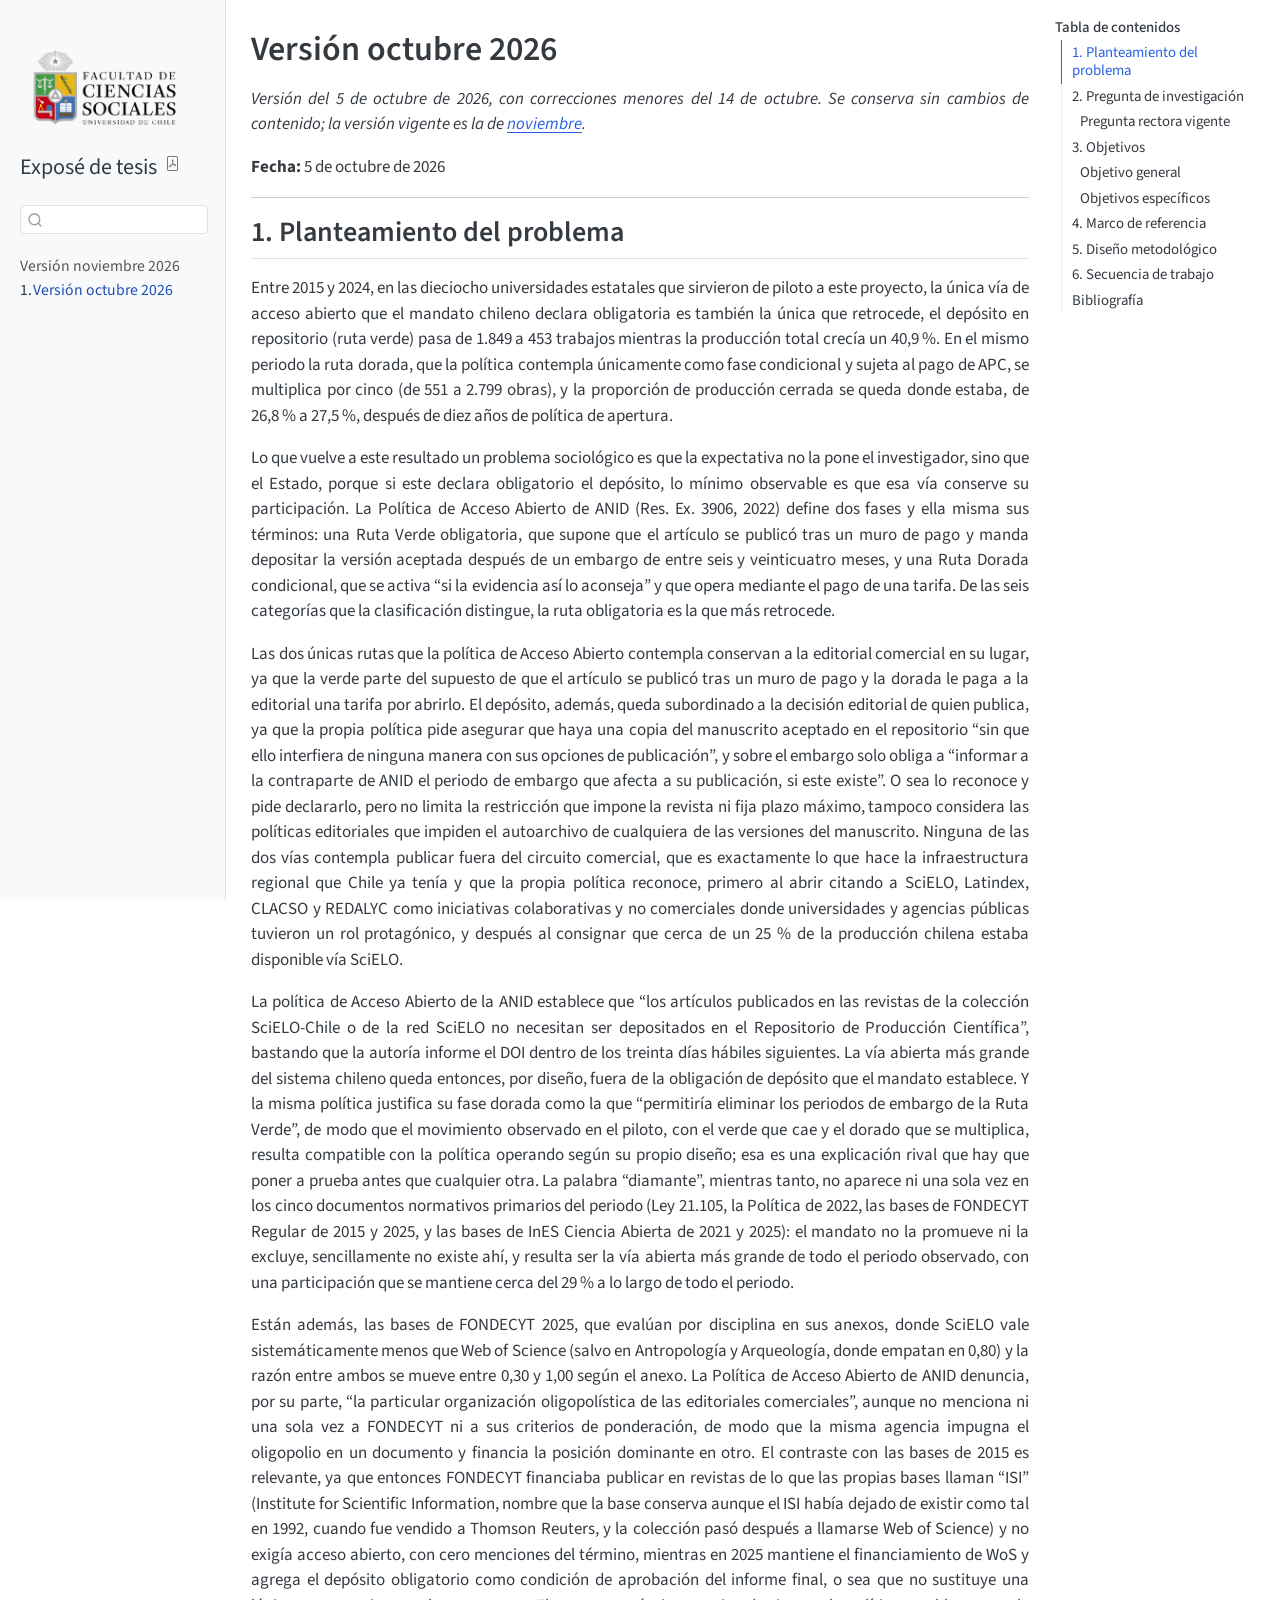
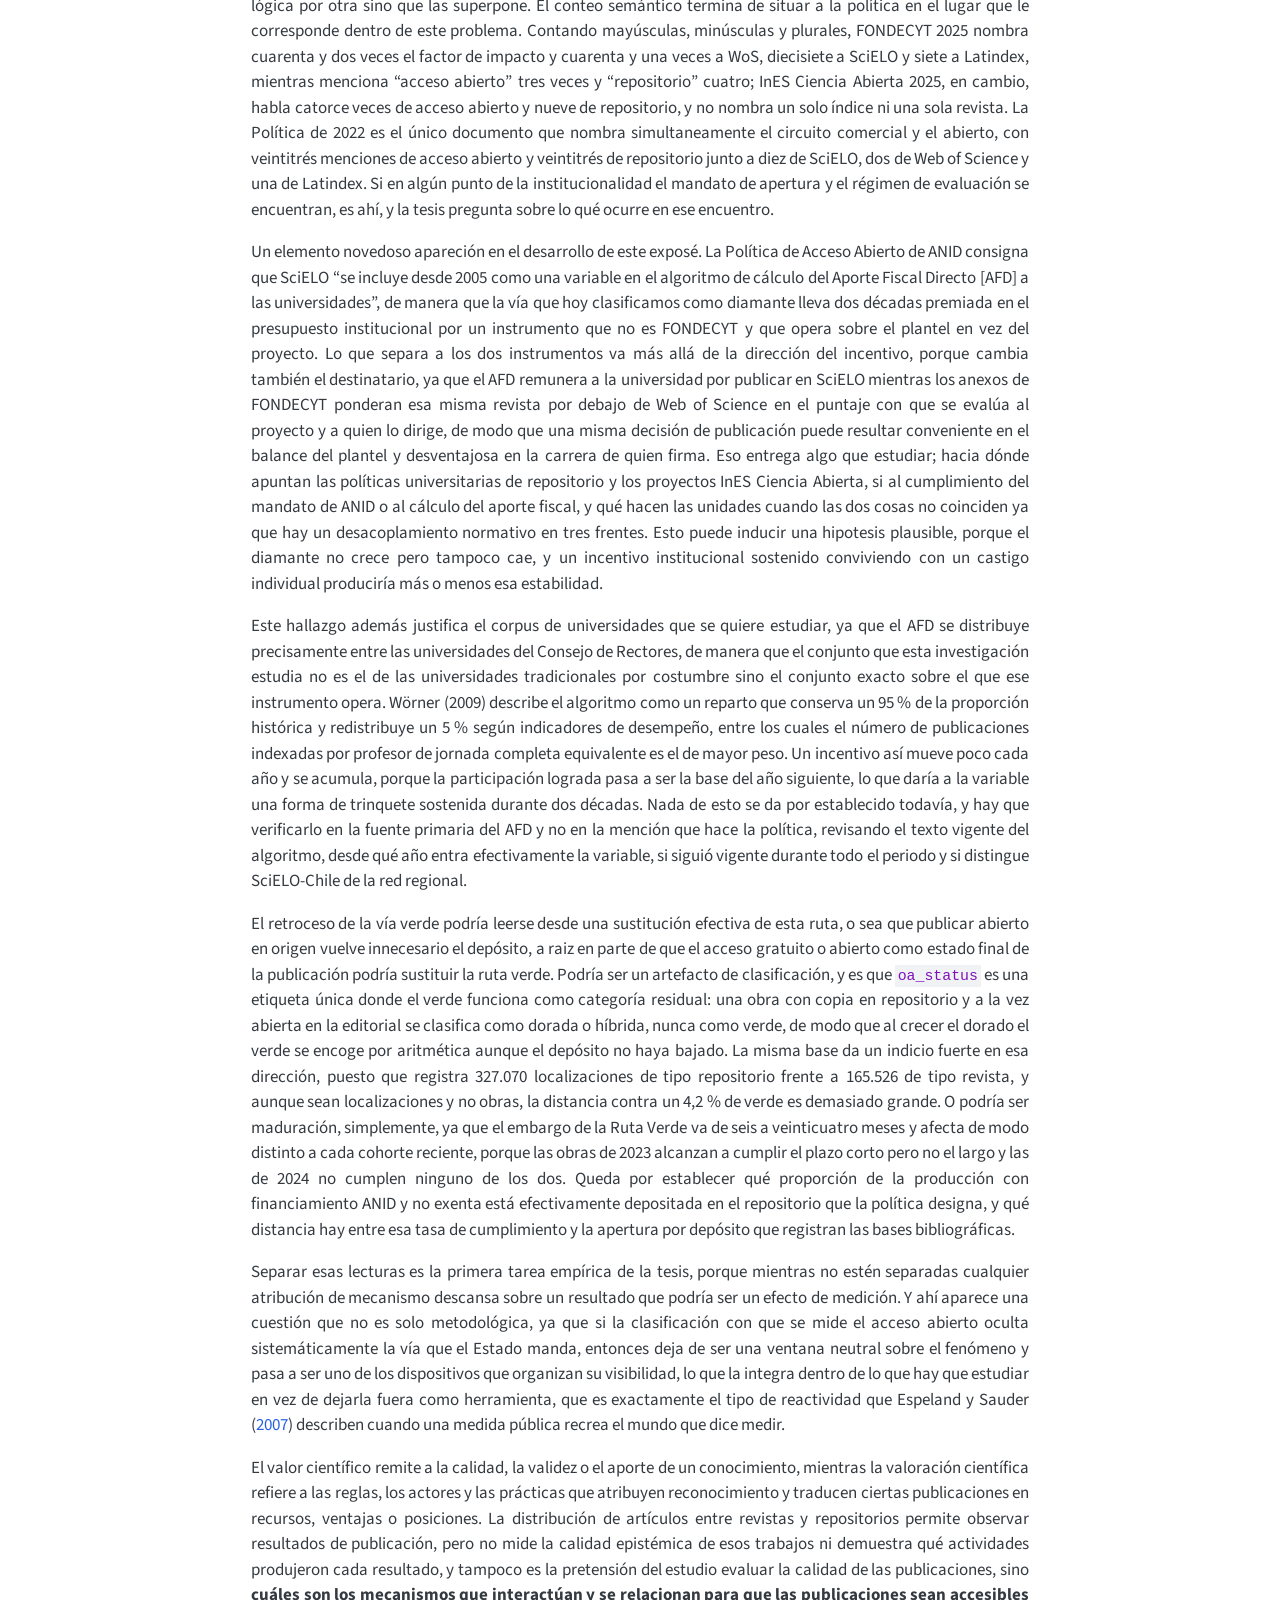
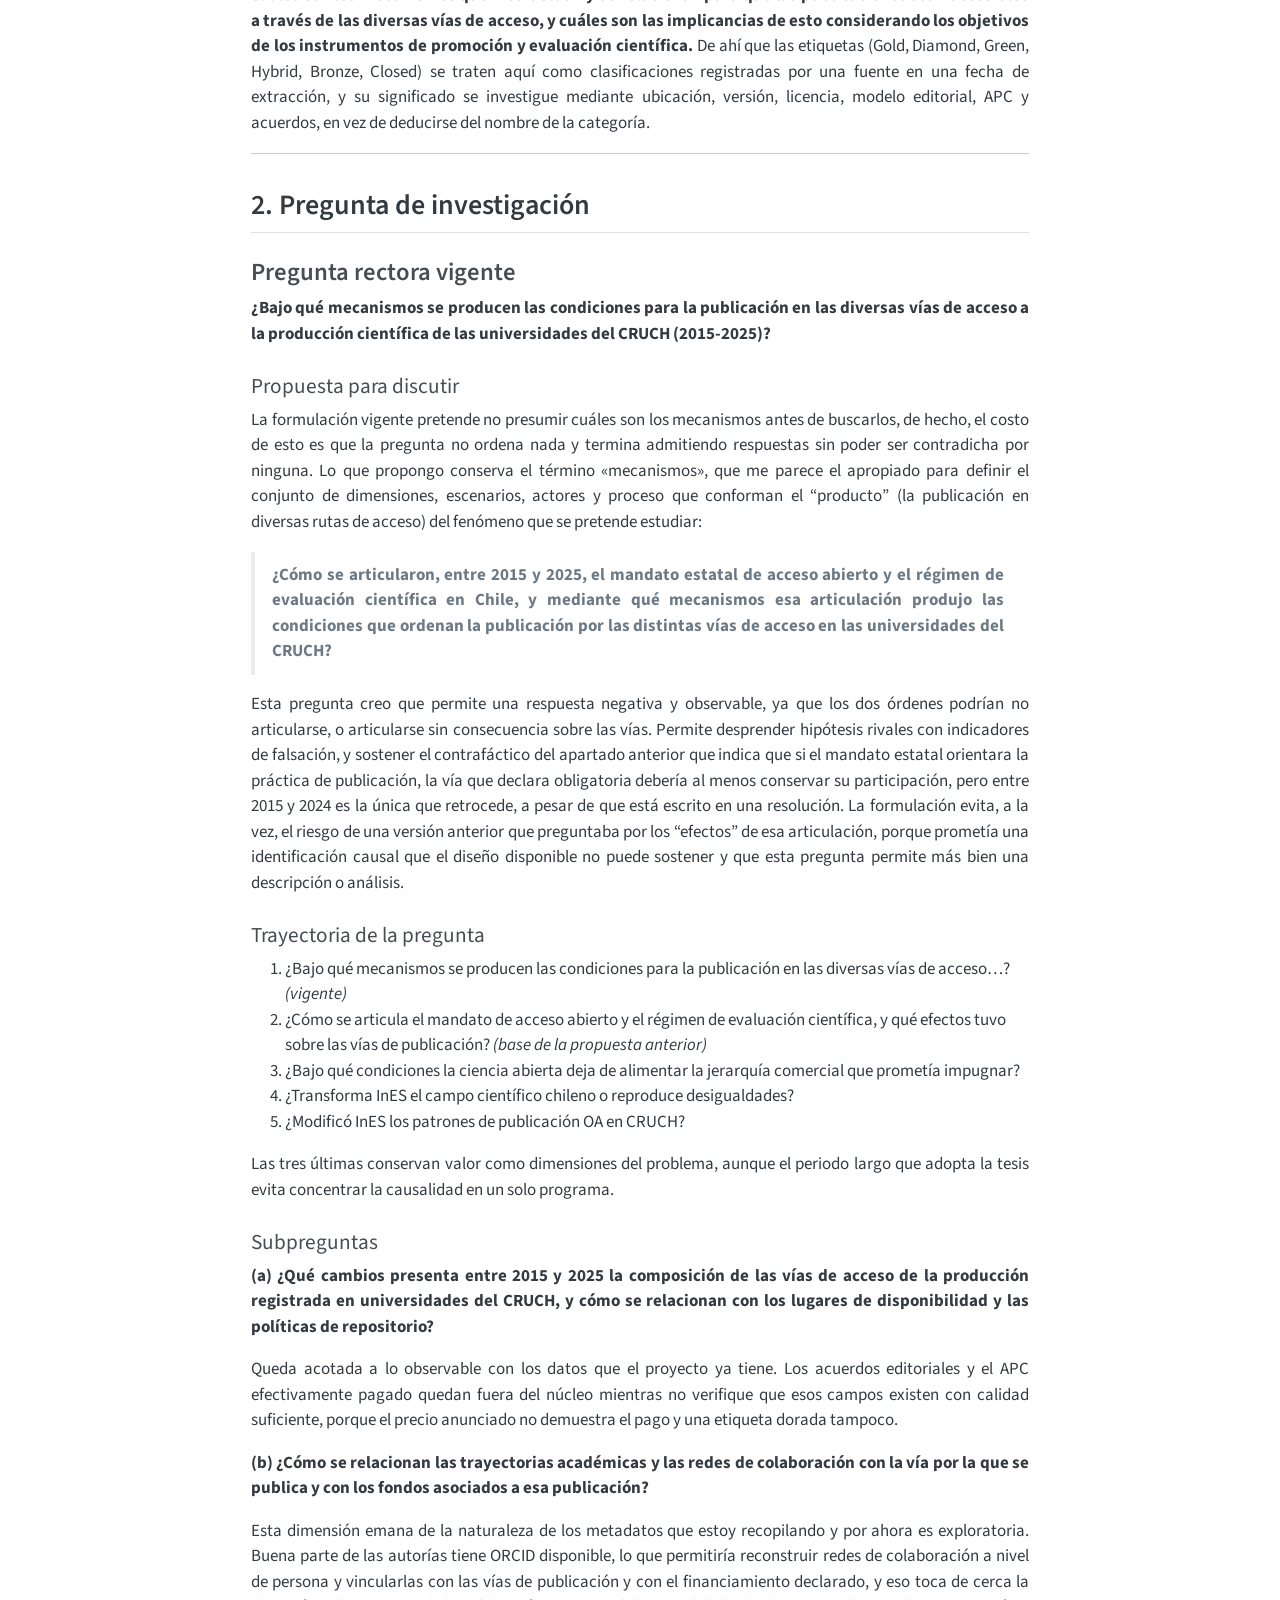
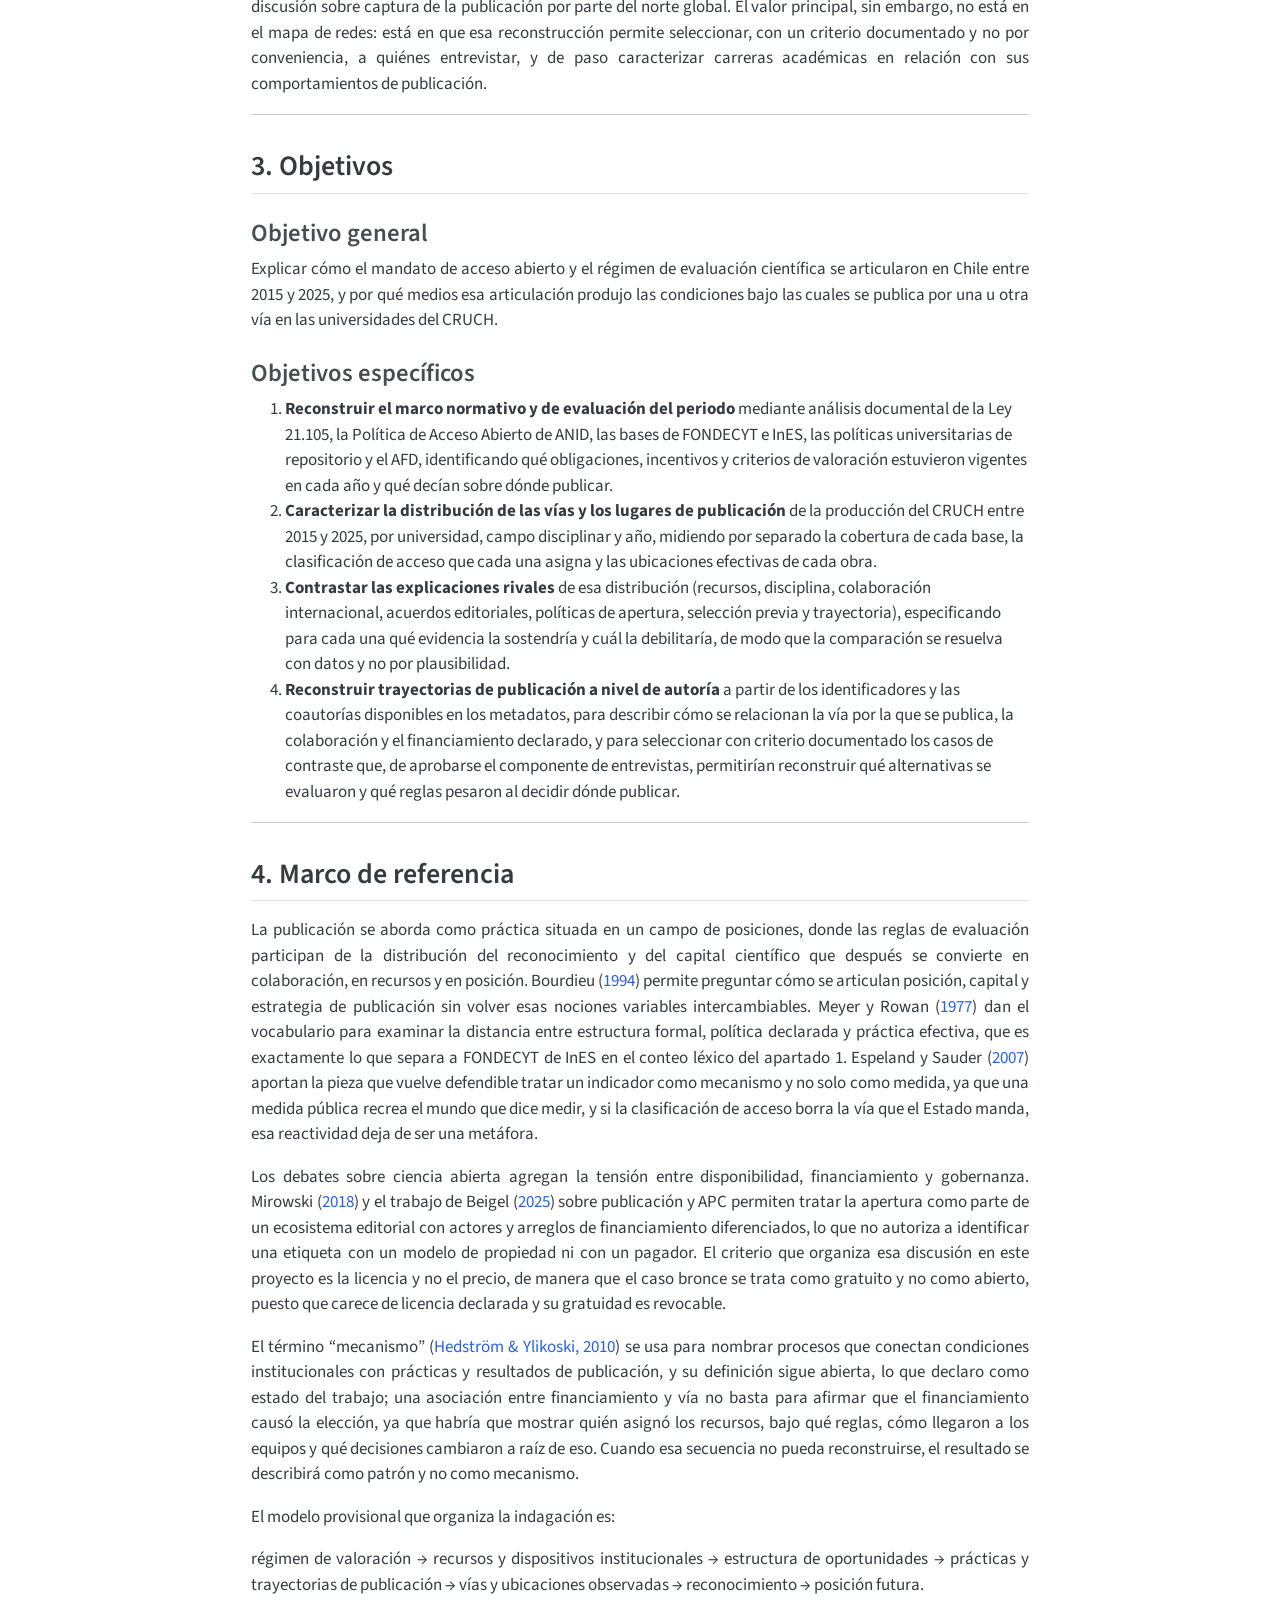
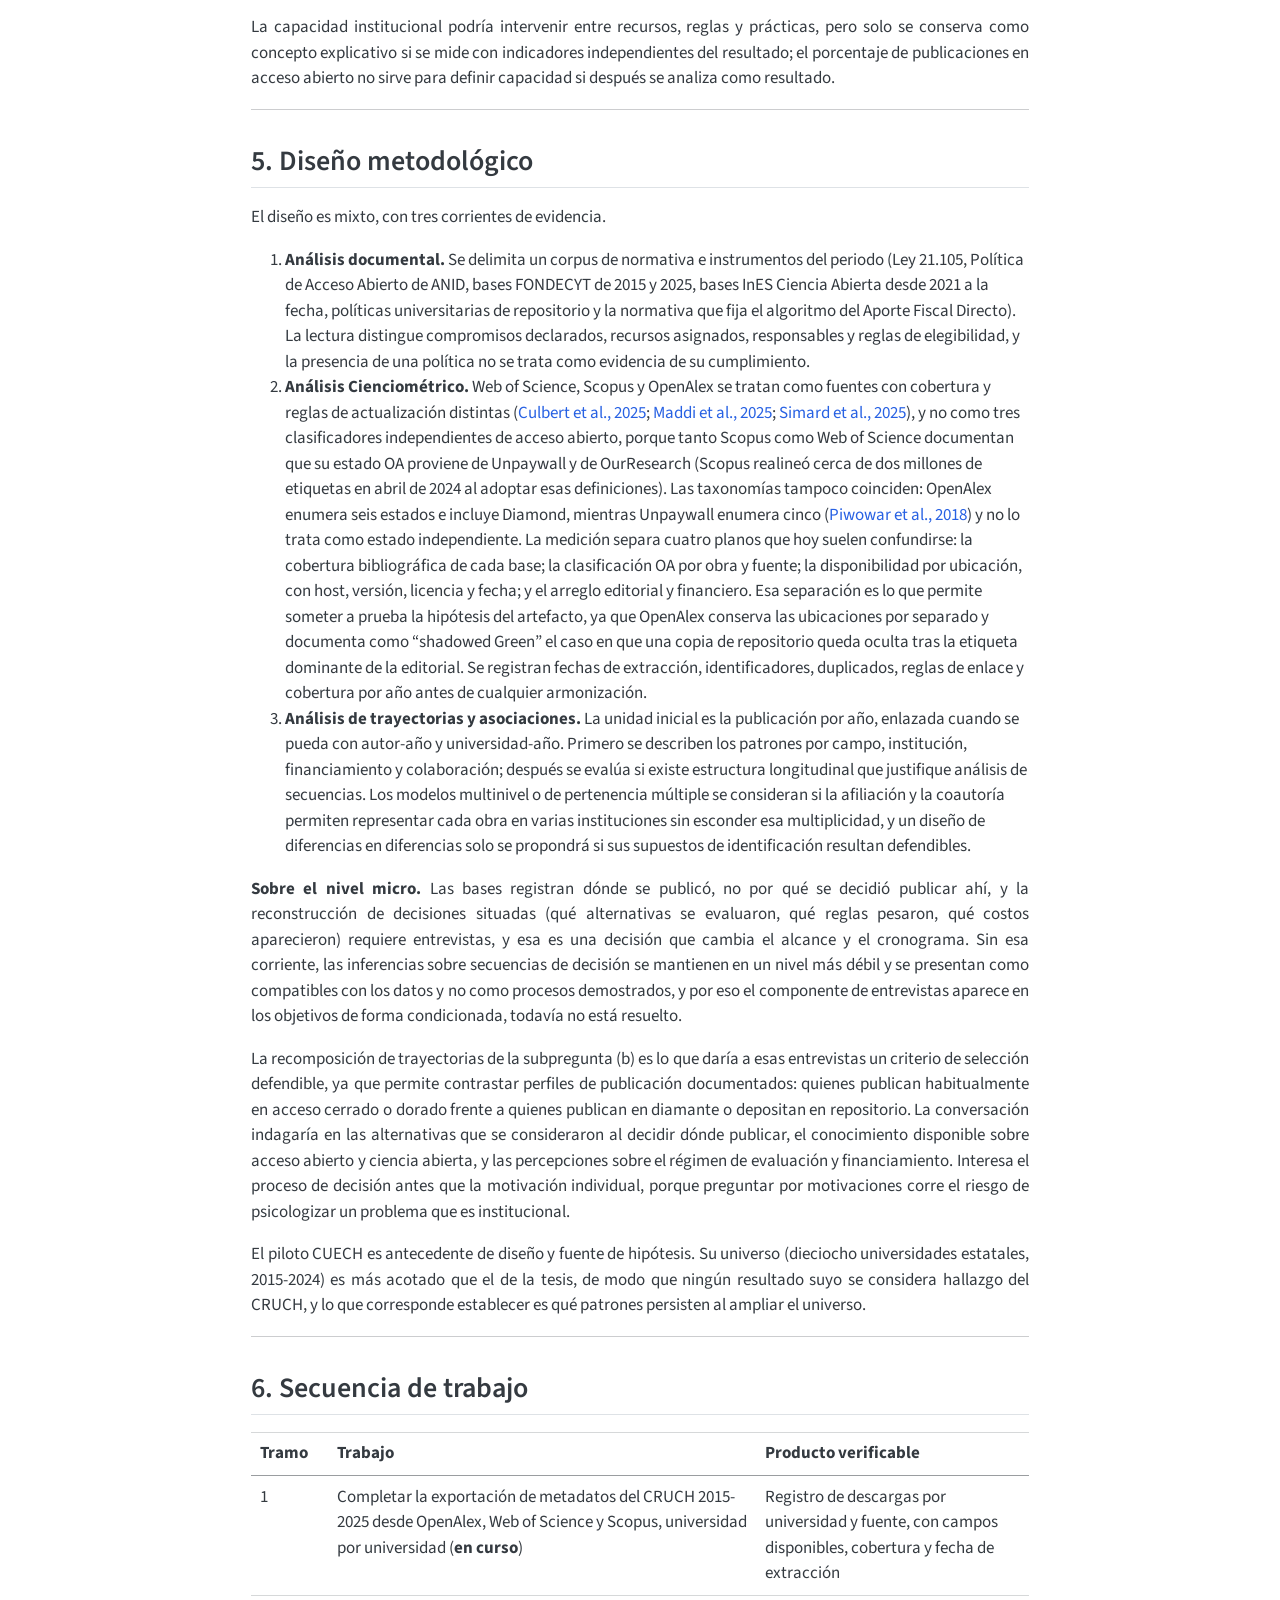
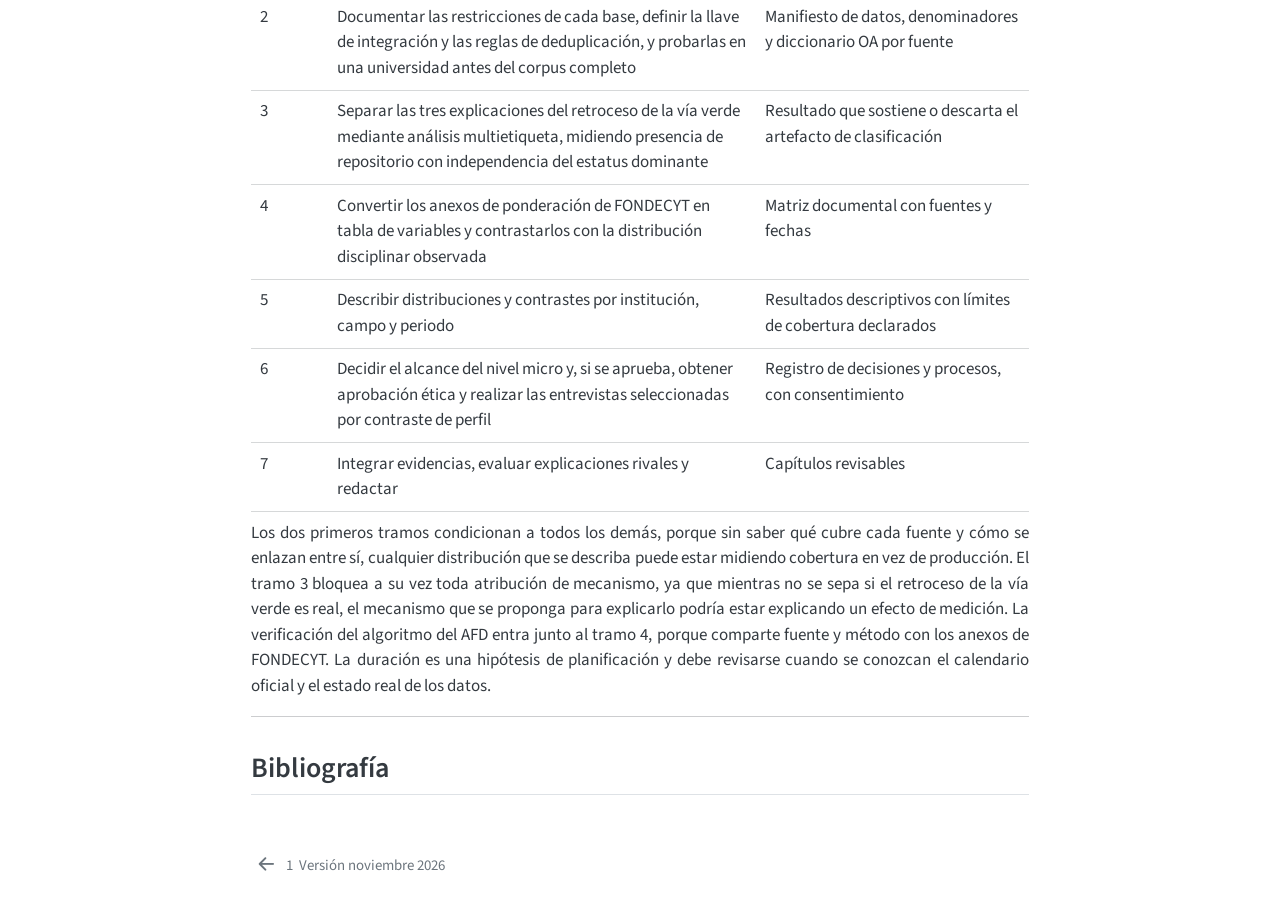
<file: data/textos/expose/octubre.html>
<!DOCTYPE html>
<html xmlns="http://www.w3.org/1999/xhtml" lang="es" xml:lang="es"><head>

<meta charset="utf-8">
<meta name="generator" content="quarto-1.9.37">

<meta name="viewport" content="width=device-width, initial-scale=1.0, user-scalable=yes">


<title>Versión octubre 2026 – Exposé de tesis</title>
<style>
/* Default styles provided by pandoc.
** See https://pandoc.org/MANUAL.html#variables-for-html for config info.
*/
code{white-space: pre-wrap;}
span.smallcaps{font-variant: small-caps;}
div.columns{display: flex; gap: min(4vw, 1.5em);}
div.column{flex: auto; overflow-x: auto;}
div.hanging-indent{margin-left: 1.5em; text-indent: -1.5em;}
ul.task-list{list-style: none;}
ul.task-list li input[type="checkbox"] {
  width: 0.8em;
  margin: 0 0.8em 0.2em -1em; /* quarto-specific, see https://github.com/quarto-dev/quarto-cli/issues/4556 */ 
  vertical-align: middle;
}
/* CSS for citations */
div.csl-bib-body { }
div.csl-entry {
  clear: both;
  margin-bottom: 0em;
}
.hanging-indent div.csl-entry {
  margin-left:2em;
  text-indent:-2em;
}
div.csl-left-margin {
  min-width:2em;
  float:left;
}
div.csl-right-inline {
  margin-left:2em;
  padding-left:1em;
}
div.csl-indent {
  margin-left: 2em;
}</style>


<script src="site_libs/quarto-nav/quarto-nav.js"></script>
<script src="site_libs/clipboard/clipboard.min.js"></script>
<script src="site_libs/quarto-search/autocomplete.umd.js"></script>
<script src="site_libs/quarto-search/fuse.min.js"></script>
<script src="site_libs/quarto-search/quarto-search.js"></script>
<meta name="quarto:offset" content="./">
<link href="./index.html" rel="prev">
<link href="./assets/favicon-2025-20251031.svg" rel="icon" type="image/svg+xml">
<script src="site_libs/quarto-html/quarto.js" type="module"></script>
<script src="site_libs/quarto-html/tabsets/tabsets.js" type="module"></script>
<script src="site_libs/quarto-html/popper.min.js"></script>
<script src="site_libs/quarto-html/tippy.umd.min.js"></script>
<script src="site_libs/quarto-html/anchor.min.js"></script>
<link href="site_libs/quarto-html/tippy.css" rel="stylesheet">
<link href="site_libs/quarto-html/quarto-syntax-highlighting-7f8f88aac4f3542376d5c11b86a4c14d.css" rel="stylesheet" id="quarto-text-highlighting-styles">
<script src="site_libs/bootstrap/bootstrap.min.js"></script>
<link href="site_libs/bootstrap/bootstrap-icons.css" rel="stylesheet">
<link href="site_libs/bootstrap/bootstrap-91dac99ad9264b13be520b185d5bafb4.min.css" rel="stylesheet" append-hash="true" id="quarto-bootstrap" data-mode="light">
<script id="quarto-search-options" type="application/json">{
  "location": "sidebar",
  "copy-button": false,
  "collapse-after": 3,
  "panel-placement": "start",
  "type": "textbox",
  "limit": 50,
  "keyboard-shortcut": [
    "f",
    "/",
    "s"
  ],
  "show-item-context": false,
  "language": {
    "search-no-results-text": "No se han encontrado resultados",
    "search-matching-documents-text": "documentos encontrados",
    "search-copy-link-title": "Copiar el enlace en la búsqueda",
    "search-hide-matches-text": "Ocultar resultados adicionales",
    "search-more-match-text": "resultado adicional en este documento",
    "search-more-matches-text": "resultados adicionales en este documento",
    "search-clear-button-title": "Borrar",
    "search-text-placeholder": "",
    "search-detached-cancel-button-title": "Cancelar",
    "search-submit-button-title": "Enviar",
    "search-label": "Buscar"
  }
}</script>
<style>html{ scroll-behavior: smooth; }</style>
<style>
#quarto-document-content p,
.page-columns .content p,
.page-columns p,
.quarto-article p,
main.content p,
p {
  text-align: justify !important;
  text-justify: inter-word;
}
</style>


<link rel="stylesheet" href="assets/styles.scss">
</head>

<body class="nav-sidebar docked quarto-light">

<div id="quarto-search-results"></div>
  <header id="quarto-header" class="headroom fixed-top">
  <nav class="quarto-secondary-nav">
    <div class="container-fluid d-flex">
      <button type="button" class="quarto-btn-toggle btn" data-bs-toggle="collapse" role="button" data-bs-target=".quarto-sidebar-collapse-item" aria-controls="quarto-sidebar" aria-expanded="false" aria-label="Alternar barra lateral" onclick="if (window.quartoToggleHeadroom) { window.quartoToggleHeadroom(); }">
        <i class="bi bi-layout-text-sidebar-reverse"></i>
      </button>
        <nav class="quarto-page-breadcrumbs" aria-label="breadcrumb"><ol class="breadcrumb"><li class="breadcrumb-item"><a href="./octubre.html"><span class="chapter-number">2</span>&nbsp; <span class="chapter-title">Versión octubre 2026</span></a></li></ol></nav>
        <a class="flex-grow-1" role="navigation" data-bs-toggle="collapse" data-bs-target=".quarto-sidebar-collapse-item" aria-controls="quarto-sidebar" aria-expanded="false" aria-label="Alternar barra lateral" onclick="if (window.quartoToggleHeadroom) { window.quartoToggleHeadroom(); }">      
        </a>
      <button type="button" class="btn quarto-search-button" aria-label="Buscar" onclick="window.quartoOpenSearch();">
        <i class="bi bi-search"></i>
      </button>
    </div>
  </nav>
</header>
<!-- content -->
<div id="quarto-content" class="quarto-container page-columns page-rows-contents page-layout-article">
<!-- sidebar -->
  <nav id="quarto-sidebar" class="sidebar collapse collapse-horizontal quarto-sidebar-collapse-item sidebar-navigation docked overflow-auto">
    <div class="pt-lg-2 mt-2 text-left sidebar-header sidebar-header-stacked">
      <a href="./index.html" class="sidebar-logo-link">
      <img src="./assets/cover.png" alt="" class="sidebar-logo light-content py-0 d-lg-inline d-none">
      <img src="./assets/cover.png" alt="" class="sidebar-logo dark-content py-0 d-lg-inline d-none">
      </a>
    <div class="sidebar-title mb-0 py-0">
      <a href="./">Exposé de tesis</a> 
        <div class="sidebar-tools-main">
    <a href="./expose-tesis-cruch.pdf" title="Descargar PDF" class="quarto-navigation-tool px-1" aria-label="Descargar PDF"><i class="bi bi-file-pdf"></i></a>
</div>
    </div>
      </div>
        <div class="mt-2 flex-shrink-0 align-items-center">
        <div class="sidebar-search">
        <div id="quarto-search" class="" title="Buscar"></div>
        </div>
        </div>
    <div class="sidebar-menu-container"> 
    <ul class="list-unstyled mt-1">
        <li class="sidebar-item">
  <div class="sidebar-item-container"> 
  <a href="./index.html" class="sidebar-item-text sidebar-link">
 <span class="menu-text"><span class="chapter-number">1</span>&nbsp; <span class="chapter-title">Versión noviembre 2026</span></span></a>
  </div>
</li>
        <li class="sidebar-item">
  <div class="sidebar-item-container"> 
  <a href="./octubre.html" class="sidebar-item-text sidebar-link active">
 <span class="menu-text"><span class="chapter-number">2</span>&nbsp; <span class="chapter-title">Versión octubre 2026</span></span></a>
  </div>
</li>
    </ul>
    </div>
</nav>
<div id="quarto-sidebar-glass" class="quarto-sidebar-collapse-item" data-bs-toggle="collapse" data-bs-target=".quarto-sidebar-collapse-item"></div>
<!-- margin-sidebar -->
    <div id="quarto-margin-sidebar" class="sidebar margin-sidebar">
        <nav id="TOC" role="doc-toc" class="toc-active">
    <h2 id="toc-title">Tabla de contenidos</h2>
   
  <ul>
  <li><a href="#planteamiento-del-problema" id="toc-planteamiento-del-problema" class="nav-link active" data-scroll-target="#planteamiento-del-problema">1. Planteamiento del problema</a></li>
  <li><a href="#pregunta-de-investigación" id="toc-pregunta-de-investigación" class="nav-link" data-scroll-target="#pregunta-de-investigación">2. Pregunta de investigación</a>
  <ul class="collapse">
  <li><a href="#pregunta-rectora-vigente" id="toc-pregunta-rectora-vigente" class="nav-link" data-scroll-target="#pregunta-rectora-vigente">Pregunta rectora vigente</a></li>
  </ul></li>
  <li><a href="#objetivos" id="toc-objetivos" class="nav-link" data-scroll-target="#objetivos">3. Objetivos</a>
  <ul class="collapse">
  <li><a href="#objetivo-general" id="toc-objetivo-general" class="nav-link" data-scroll-target="#objetivo-general">Objetivo general</a></li>
  <li><a href="#objetivos-específicos" id="toc-objetivos-específicos" class="nav-link" data-scroll-target="#objetivos-específicos">Objetivos específicos</a></li>
  </ul></li>
  <li><a href="#marco-de-referencia" id="toc-marco-de-referencia" class="nav-link" data-scroll-target="#marco-de-referencia">4. Marco de referencia</a></li>
  <li><a href="#diseño-metodológico" id="toc-diseño-metodológico" class="nav-link" data-scroll-target="#diseño-metodológico">5. Diseño metodológico</a></li>
  <li><a href="#secuencia-de-trabajo" id="toc-secuencia-de-trabajo" class="nav-link" data-scroll-target="#secuencia-de-trabajo">6. Secuencia de trabajo</a></li>
  <li><a href="#bibliografía" id="toc-bibliografía" class="nav-link" data-scroll-target="#bibliografía">Bibliografía</a></li>
  </ul>
</nav>
    </div>
<!-- main -->
<main class="content" id="quarto-document-content"><header id="title-block-header" class="quarto-title-block"><h1 class="title display-7"><span class="chapter-title">Versión octubre 2026</span></h1></header>

<header id="title-block-header">


</header>


<!-- PDF: este \fi cierra el \iffalse del final de index.qmd (ver el comentario alli).
     Tiene que ser el primer bloque de este archivo. -->
<p><em>Versión del 5 de octubre de 2026, con correcciones menores del 14 de octubre. Se conserva sin cambios de contenido; la versión vigente es la de <a href="./index.html">noviembre</a>.</em></p>
<p><strong>Fecha:</strong> 5 de octubre de 2026</p>
<hr>
<section id="planteamiento-del-problema" class="level2">
<h2 class="anchored" data-anchor-id="planteamiento-del-problema">1. Planteamiento del problema</h2>
<p>Entre 2015 y 2024, en las dieciocho universidades estatales que sirvieron de piloto a este proyecto, la única vía de acceso abierto que el mandato chileno declara obligatoria es también la única que retrocede, el depósito en repositorio (ruta verde) pasa de 1.849 a 453 trabajos mientras la producción total crecía un 40,9 %. En el mismo periodo la ruta dorada, que la política contempla únicamente como fase condicional y sujeta al pago de APC, se multiplica por cinco (de 551 a 2.799 obras), y la proporción de producción cerrada se queda donde estaba, de 26,8 % a 27,5 %, después de diez años de política de apertura.</p>
<p>Lo que vuelve a este resultado un problema sociológico es que la expectativa no la pone el investigador, sino que el Estado, porque si este declara obligatorio el depósito, lo mínimo observable es que esa vía conserve su participación. La Política de Acceso Abierto de ANID (Res. Ex. 3906, 2022) define dos fases y ella misma sus términos: una Ruta Verde obligatoria, que supone que el artículo se publicó tras un muro de pago y manda depositar la versión aceptada después de un embargo de entre seis y veinticuatro meses, y una Ruta Dorada condicional, que se activa “si la evidencia así lo aconseja” y que opera mediante el pago de una tarifa. De las seis categorías que la clasificación distingue, la ruta obligatoria es la que más retrocede.</p>
<p>Las dos únicas rutas que la política de Acceso Abierto contempla conservan a la editorial comercial en su lugar, ya que la verde parte del supuesto de que el artículo se publicó tras un muro de pago y la dorada le paga a la editorial una tarifa por abrirlo. El depósito, además, queda subordinado a la decisión editorial de quien publica, ya que la propia política pide asegurar que haya una copia del manuscrito aceptado en el repositorio “sin que ello interfiera de ninguna manera con sus opciones de publicación”, y sobre el embargo solo obliga a “informar a la contraparte de ANID el periodo de embargo que afecta a su publicación, si este existe”. O sea lo reconoce y pide declararlo, pero no limita la restricción que impone la revista ni fija plazo máximo, tampoco considera las políticas editoriales que impiden el autoarchivo de cualquiera de las versiones del manuscrito. Ninguna de las dos vías contempla publicar fuera del circuito comercial, que es exactamente lo que hace la infraestructura regional que Chile ya tenía y que la propia política reconoce, primero al abrir citando a SciELO, Latindex, CLACSO y REDALYC como iniciativas colaborativas y no comerciales donde universidades y agencias públicas tuvieron un rol protagónico, y después al consignar que cerca de un 25 % de la producción chilena estaba disponible vía SciELO.</p>
<p>La política de Acceso Abierto de la ANID establece que “los artículos publicados en las revistas de la colección SciELO-Chile o de la red SciELO no necesitan ser depositados en el Repositorio de Producción Científica”, bastando que la autoría informe el DOI dentro de los treinta días hábiles siguientes. La vía abierta más grande del sistema chileno queda entonces, por diseño, fuera de la obligación de depósito que el mandato establece. Y la misma política justifica su fase dorada como la que “permitiría eliminar los periodos de embargo de la Ruta Verde”, de modo que el movimiento observado en el piloto, con el verde que cae y el dorado que se multiplica, resulta compatible con la política operando según su propio diseño; esa es una explicación rival que hay que poner a prueba antes que cualquier otra. La palabra “diamante”, mientras tanto, no aparece ni una sola vez en los cinco documentos normativos primarios del periodo (Ley 21.105, la Política de 2022, las bases de FONDECYT Regular de 2015 y 2025, y las bases de InES Ciencia Abierta de 2021 y 2025): el mandato no la promueve ni la excluye, sencillamente no existe ahí, y resulta ser la vía abierta más grande de todo el periodo observado, con una participación que se mantiene cerca del 29 % a lo largo de todo el periodo.</p>
<p>Están además, las bases de FONDECYT 2025, que evalúan por disciplina en sus anexos, donde SciELO vale sistemáticamente menos que Web of Science (salvo en Antropología y Arqueología, donde empatan en 0,80) y la razón entre ambos se mueve entre 0,30 y 1,00 según el anexo. La Política de Acceso Abierto de ANID denuncia, por su parte, “la particular organización oligopolística de las editoriales comerciales”, aunque no menciona ni una sola vez a FONDECYT ni a sus criterios de ponderación, de modo que la misma agencia impugna el oligopolio en un documento y financia la posición dominante en otro. El contraste con las bases de 2015 es relevante, ya que entonces FONDECYT financiaba publicar en revistas de lo que las propias bases llaman “ISI” (Institute for Scientific Information, nombre que la base conserva aunque el ISI había dejado de existir como tal en 1992, cuando fue vendido a Thomson Reuters, y la colección pasó después a llamarse Web of Science) y no exigía acceso abierto, con cero menciones del término, mientras en 2025 mantiene el financiamiento de WoS y agrega el depósito obligatorio como condición de aprobación del informe final, o sea que no sustituye una lógica por otra sino que las superpone. El conteo semántico termina de situar a la política en el lugar que le corresponde dentro de este problema. Contando mayúsculas, minúsculas y plurales, FONDECYT 2025 nombra cuarenta y dos veces el factor de impacto y cuarenta y una veces a WoS, diecisiete a SciELO y siete a Latindex, mientras menciona “acceso abierto” tres veces y “repositorio” cuatro; InES Ciencia Abierta 2025, en cambio, habla catorce veces de acceso abierto y nueve de repositorio, y no nombra un solo índice ni una sola revista. La Política de 2022 es el único documento que nombra simultaneamente el circuito comercial y el abierto, con veintitrés menciones de acceso abierto y veintitrés de repositorio junto a diez de SciELO, dos de Web of Science y una de Latindex. Si en algún punto de la institucionalidad el mandato de apertura y el régimen de evaluación se encuentran, es ahí, y la tesis pregunta sobre lo qué ocurre en ese encuentro.</p>
<p>Un elemento novedoso apareción en el desarrollo de este exposé. La Política de Acceso Abierto de ANID consigna que SciELO “se incluye desde 2005 como una variable en el algoritmo de cálculo del Aporte Fiscal Directo [AFD] a las universidades”, de manera que la vía que hoy clasificamos como diamante lleva dos décadas premiada en el presupuesto institucional por un instrumento que no es FONDECYT y que opera sobre el plantel en vez del proyecto. Lo que separa a los dos instrumentos va más allá de la dirección del incentivo, porque cambia también el destinatario, ya que el AFD remunera a la universidad por publicar en SciELO mientras los anexos de FONDECYT ponderan esa misma revista por debajo de Web of Science en el puntaje con que se evalúa al proyecto y a quien lo dirige, de modo que una misma decisión de publicación puede resultar conveniente en el balance del plantel y desventajosa en la carrera de quien firma. Eso entrega algo que estudiar; hacia dónde apuntan las políticas universitarias de repositorio y los proyectos InES Ciencia Abierta, si al cumplimiento del mandato de ANID o al cálculo del aporte fiscal, y qué hacen las unidades cuando las dos cosas no coinciden ya que hay un desacoplamiento normativo en tres frentes. Esto puede inducir una hipotesis plausible, porque el diamante no crece pero tampoco cae, y un incentivo institucional sostenido conviviendo con un castigo individual produciría más o menos esa estabilidad.</p>
<p>Este hallazgo además justifica el corpus de universidades que se quiere estudiar, ya que el AFD se distribuye precisamente entre las universidades del Consejo de Rectores, de manera que el conjunto que esta investigación estudia no es el de las universidades tradicionales por costumbre sino el conjunto exacto sobre el que ese instrumento opera. Wörner (2009) describe el algoritmo como un reparto que conserva un 95 % de la proporción histórica y redistribuye un 5 % según indicadores de desempeño, entre los cuales el número de publicaciones indexadas por profesor de jornada completa equivalente es el de mayor peso. Un incentivo así mueve poco cada año y se acumula, porque la participación lograda pasa a ser la base del año siguiente, lo que daría a la variable una forma de trinquete sostenida durante dos décadas. Nada de esto se da por establecido todavía, y hay que verificarlo en la fuente primaria del AFD y no en la mención que hace la política, revisando el texto vigente del algoritmo, desde qué año entra efectivamente la variable, si siguió vigente durante todo el periodo y si distingue SciELO-Chile de la red regional.</p>
<p>El retroceso de la vía verde podría leerse desde una sustitución efectiva de esta ruta, o sea que publicar abierto en origen vuelve innecesario el depósito, a raiz en parte de que el acceso gratuito o abierto como estado final de la publicación podría sustituir la ruta verde. Podría ser un artefacto de clasificación, y es que <code>oa_status</code> es una etiqueta única donde el verde funciona como categoría residual: una obra con copia en repositorio y a la vez abierta en la editorial se clasifica como dorada o híbrida, nunca como verde, de modo que al crecer el dorado el verde se encoge por aritmética aunque el depósito no haya bajado. La misma base da un indicio fuerte en esa dirección, puesto que registra 327.070 localizaciones de tipo repositorio frente a 165.526 de tipo revista, y aunque sean localizaciones y no obras, la distancia contra un 4,2 % de verde es demasiado grande. O podría ser maduración, simplemente, ya que el embargo de la Ruta Verde va de seis a veinticuatro meses y afecta de modo distinto a cada cohorte reciente, porque las obras de 2023 alcanzan a cumplir el plazo corto pero no el largo y las de 2024 no cumplen ninguno de los dos. Queda por establecer qué proporción de la producción con financiamiento ANID y no exenta está efectivamente depositada en el repositorio que la política designa, y qué distancia hay entre esa tasa de cumplimiento y la apertura por depósito que registran las bases bibliográficas.</p>
<p>Separar esas lecturas es la primera tarea empírica de la tesis, porque mientras no estén separadas cualquier atribución de mecanismo descansa sobre un resultado que podría ser un efecto de medición. Y ahí aparece una cuestión que no es solo metodológica, ya que si la clasificación con que se mide el acceso abierto oculta sistemáticamente la vía que el Estado manda, entonces deja de ser una ventana neutral sobre el fenómeno y pasa a ser uno de los dispositivos que organizan su visibilidad, lo que la integra dentro de lo que hay que estudiar en vez de dejarla fuera como herramienta, que es exactamente el tipo de reactividad que Espeland y Sauder <span class="citation" data-cites="espelandRankingsReactivity2007">(<a href="index.html#ref-espelandRankingsReactivity2007" role="doc-biblioref">2007</a>)</span> describen cuando una medida pública recrea el mundo que dice medir.</p>
<p>El valor científico remite a la calidad, la validez o el aporte de un conocimiento, mientras la valoración científica refiere a las reglas, los actores y las prácticas que atribuyen reconocimiento y traducen ciertas publicaciones en recursos, ventajas o posiciones. La distribución de artículos entre revistas y repositorios permite observar resultados de publicación, pero no mide la calidad epistémica de esos trabajos ni demuestra qué actividades produjeron cada resultado, y tampoco es la pretensión del estudio evaluar la calidad de las publicaciones, sino <strong>cuáles son los mecanismos que interactúan y se relacionan para que las publicaciones sean accesibles a través de las diversas vías de acceso, y cuáles son las implicancias de esto considerando los objetivos de los instrumentos de promoción y evaluación científica.</strong> De ahí que las etiquetas (Gold, Diamond, Green, Hybrid, Bronze, Closed) se traten aquí como clasificaciones registradas por una fuente en una fecha de extracción, y su significado se investigue mediante ubicación, versión, licencia, modelo editorial, APC y acuerdos, en vez de deducirse del nombre de la categoría.</p>
<hr>
</section>
<section id="pregunta-de-investigación" class="level2">
<h2 class="anchored" data-anchor-id="pregunta-de-investigación">2. Pregunta de investigación</h2>
<section id="pregunta-rectora-vigente" class="level3">
<h3 class="anchored" data-anchor-id="pregunta-rectora-vigente">Pregunta rectora vigente</h3>
<p><strong>¿Bajo qué mecanismos se producen las condiciones para la publicación en las diversas vías de acceso a la producción científica de las universidades del CRUCH (2015-2025)?</strong></p>
<section id="propuesta-para-discutir" class="level4">
<h4 class="anchored" data-anchor-id="propuesta-para-discutir">Propuesta para discutir</h4>
<p>La formulación vigente pretende no presumir cuáles son los mecanismos antes de buscarlos, de hecho, el costo de esto es que la pregunta no ordena nada y termina admitiendo respuestas sin poder ser contradicha por ninguna. Lo que propongo conserva el término «mecanismos», que me parece el apropiado para definir el conjunto de dimensiones, escenarios, actores y proceso que conforman el “producto” (la publicación en diversas rutas de acceso) del fenómeno que se pretende estudiar:</p>
<blockquote class="blockquote">
<p><strong>¿Cómo se articularon, entre 2015 y 2025, el mandato estatal de acceso abierto y el régimen de evaluación científica en Chile, y mediante qué mecanismos esa articulación produjo las condiciones que ordenan la publicación por las distintas vías de acceso en las universidades del CRUCH?</strong></p>
</blockquote>
<p>Esta pregunta creo que permite una respuesta negativa y observable, ya que los dos órdenes podrían no articularse, o articularse sin consecuencia sobre las vías. Permite desprender hipótesis rivales con indicadores de falsación, y sostener el contrafáctico del apartado anterior que indica que si el mandato estatal orientara la práctica de publicación, la vía que declara obligatoria debería al menos conservar su participación, pero entre 2015 y 2024 es la única que retrocede, a pesar de que está escrito en una resolución. La formulación evita, a la vez, el riesgo de una versión anterior que preguntaba por los “efectos” de esa articulación, porque prometía una identificación causal que el diseño disponible no puede sostener y que esta pregunta permite más bien una descripción o análisis.</p>
</section>
<section id="trayectoria-de-la-pregunta" class="level4">
<h4 class="anchored" data-anchor-id="trayectoria-de-la-pregunta">Trayectoria de la pregunta</h4>
<ol type="1">
<li>¿Bajo qué mecanismos se producen las condiciones para la publicación en las diversas vías de acceso…? <em>(vigente)</em></li>
<li>¿Cómo se articula el mandato de acceso abierto y el régimen de evaluación científica, y qué efectos tuvo sobre las vías de publicación? <em>(base de la propuesta anterior)</em></li>
<li>¿Bajo qué condiciones la ciencia abierta deja de alimentar la jerarquía comercial que prometía impugnar?</li>
<li>¿Transforma InES el campo científico chileno o reproduce desigualdades?</li>
<li>¿Modificó InES los patrones de publicación OA en CRUCH?</li>
</ol>
<p>Las tres últimas conservan valor como dimensiones del problema, aunque el periodo largo que adopta la tesis evita concentrar la causalidad en un solo programa.</p>
</section>
<section id="subpreguntas" class="level4">
<h4 class="anchored" data-anchor-id="subpreguntas">Subpreguntas</h4>
<p><strong>(a) ¿Qué cambios presenta entre 2015 y 2025 la composición de las vías de acceso de la producción registrada en universidades del CRUCH, y cómo se relacionan con los lugares de disponibilidad y las políticas de repositorio?</strong></p>
<p>Queda acotada a lo observable con los datos que el proyecto ya tiene. Los acuerdos editoriales y el APC efectivamente pagado quedan fuera del núcleo mientras no verifique que esos campos existen con calidad suficiente, porque el precio anunciado no demuestra el pago y una etiqueta dorada tampoco.</p>
<p><strong>(b) ¿Cómo se relacionan las trayectorias académicas y las redes de colaboración con la vía por la que se publica y con los fondos asociados a esa publicación?</strong></p>
<p>Esta dimensión emana de la naturaleza de los metadatos que estoy recopilando y por ahora es exploratoria. Buena parte de las autorías tiene ORCID disponible, lo que permitiría reconstruir redes de colaboración a nivel de persona y vincularlas con las vías de publicación y con el financiamiento declarado, y eso toca de cerca la discusión sobre captura de la publicación por parte del norte global. El valor principal, sin embargo, no está en el mapa de redes: está en que esa reconstrucción permite seleccionar, con un criterio documentado y no por conveniencia, a quiénes entrevistar, y de paso caracterizar carreras académicas en relación con sus comportamientos de publicación.</p>
<hr>
</section>
</section>
</section>
<section id="objetivos" class="level2">
<h2 class="anchored" data-anchor-id="objetivos">3. Objetivos</h2>
<section id="objetivo-general" class="level3">
<h3 class="anchored" data-anchor-id="objetivo-general">Objetivo general</h3>
<p>Explicar cómo el mandato de acceso abierto y el régimen de evaluación científica se articularon en Chile entre 2015 y 2025, y por qué medios esa articulación produjo las condiciones bajo las cuales se publica por una u otra vía en las universidades del CRUCH.</p>
</section>
<section id="objetivos-específicos" class="level3">
<h3 class="anchored" data-anchor-id="objetivos-específicos">Objetivos específicos</h3>
<ol type="1">
<li><strong>Reconstruir el marco normativo y de evaluación del periodo</strong> mediante análisis documental de la Ley 21.105, la Política de Acceso Abierto de ANID, las bases de FONDECYT e InES, las políticas universitarias de repositorio y el AFD, identificando qué obligaciones, incentivos y criterios de valoración estuvieron vigentes en cada año y qué decían sobre dónde publicar.</li>
<li><strong>Caracterizar la distribución de las vías y los lugares de publicación</strong> de la producción del CRUCH entre 2015 y 2025, por universidad, campo disciplinar y año, midiendo por separado la cobertura de cada base, la clasificación de acceso que cada una asigna y las ubicaciones efectivas de cada obra.</li>
<li><strong>Contrastar las explicaciones rivales</strong> de esa distribución (recursos, disciplina, colaboración internacional, acuerdos editoriales, políticas de apertura, selección previa y trayectoria), especificando para cada una qué evidencia la sostendría y cuál la debilitaría, de modo que la comparación se resuelva con datos y no por plausibilidad.</li>
<li><strong>Reconstruir trayectorias de publicación a nivel de autoría</strong> a partir de los identificadores y las coautorías disponibles en los metadatos, para describir cómo se relacionan la vía por la que se publica, la colaboración y el financiamiento declarado, y para seleccionar con criterio documentado los casos de contraste que, de aprobarse el componente de entrevistas, permitirían reconstruir qué alternativas se evaluaron y qué reglas pesaron al decidir dónde publicar.</li>
</ol>
<hr>
</section>
</section>
<section id="marco-de-referencia" class="level2">
<h2 class="anchored" data-anchor-id="marco-de-referencia">4. Marco de referencia</h2>
<p>La publicación se aborda como práctica situada en un campo de posiciones, donde las reglas de evaluación participan de la distribución del reconocimiento y del capital científico que después se convierte en colaboración, en recursos y en posición. Bourdieu <span class="citation" data-cites="bourdieuCampoCientifico1994">(<a href="index.html#ref-bourdieuCampoCientifico1994" role="doc-biblioref">1994</a>)</span> permite preguntar cómo se articulan posición, capital y estrategia de publicación sin volver esas nociones variables intercambiables. Meyer y Rowan <span class="citation" data-cites="meyerInstitutionalizedOrganizationsFormal1977">(<a href="index.html#ref-meyerInstitutionalizedOrganizationsFormal1977" role="doc-biblioref">1977</a>)</span> dan el vocabulario para examinar la distancia entre estructura formal, política declarada y práctica efectiva, que es exactamente lo que separa a FONDECYT de InES en el conteo léxico del apartado 1. Espeland y Sauder <span class="citation" data-cites="espelandRankingsReactivity2007">(<a href="index.html#ref-espelandRankingsReactivity2007" role="doc-biblioref">2007</a>)</span> aportan la pieza que vuelve defendible tratar un indicador como mecanismo y no solo como medida, ya que una medida pública recrea el mundo que dice medir, y si la clasificación de acceso borra la vía que el Estado manda, esa reactividad deja de ser una metáfora.</p>
<p>Los debates sobre ciencia abierta agregan la tensión entre disponibilidad, financiamiento y gobernanza. Mirowski <span class="citation" data-cites="mirowskiFuturesOpenScience2018">(<a href="index.html#ref-mirowskiFuturesOpenScience2018" role="doc-biblioref">2018</a>)</span> y el trabajo de Beigel <span class="citation" data-cites="beigelPublicacionAccesoAbierto2025">(<a href="index.html#ref-beigelPublicacionAccesoAbierto2025" role="doc-biblioref">2025</a>)</span> sobre publicación y APC permiten tratar la apertura como parte de un ecosistema editorial con actores y arreglos de financiamiento diferenciados, lo que no autoriza a identificar una etiqueta con un modelo de propiedad ni con un pagador. El criterio que organiza esa discusión en este proyecto es la licencia y no el precio, de manera que el caso bronce se trata como gratuito y no como abierto, puesto que carece de licencia declarada y su gratuidad es revocable.</p>
<p>El término “mecanismo” <span class="citation" data-cites="hedstrom2010causalmechanisms">(<a href="index.html#ref-hedstrom2010causalmechanisms" role="doc-biblioref">Hedström &amp; Ylikoski, 2010</a>)</span> se usa para nombrar procesos que conectan condiciones institucionales con prácticas y resultados de publicación, y su definición sigue abierta, lo que declaro como estado del trabajo; una asociación entre financiamiento y vía no basta para afirmar que el financiamiento causó la elección, ya que habría que mostrar quién asignó los recursos, bajo qué reglas, cómo llegaron a los equipos y qué decisiones cambiaron a raíz de eso. Cuando esa secuencia no pueda reconstruirse, el resultado se describirá como patrón y no como mecanismo.</p>
<p>El modelo provisional que organiza la indagación es:</p>
<p>régimen de valoración → recursos y dispositivos institucionales → estructura de oportunidades → prácticas y trayectorias de publicación → vías y ubicaciones observadas → reconocimiento → posición futura.</p>
<p>La capacidad institucional podría intervenir entre recursos, reglas y prácticas, pero solo se conserva como concepto explicativo si se mide con indicadores independientes del resultado; el porcentaje de publicaciones en acceso abierto no sirve para definir capacidad si después se analiza como resultado.</p>
<hr>
</section>
<section id="diseño-metodológico" class="level2">
<h2 class="anchored" data-anchor-id="diseño-metodológico">5. Diseño metodológico</h2>
<p>El diseño es mixto, con tres corrientes de evidencia.</p>
<ol type="1">
<li><strong>Análisis documental.</strong> Se delimita un corpus de normativa e instrumentos del periodo (Ley 21.105, Política de Acceso Abierto de ANID, bases FONDECYT de 2015 y 2025, bases InES Ciencia Abierta desde 2021 a la fecha, políticas universitarias de repositorio y la normativa que fija el algoritmo del Aporte Fiscal Directo). La lectura distingue compromisos declarados, recursos asignados, responsables y reglas de elegibilidad, y la presencia de una política no se trata como evidencia de su cumplimiento.</li>
<li><strong>Análisis Cienciométrico.</strong> Web of Science, Scopus y OpenAlex se tratan como fuentes con cobertura y reglas de actualización distintas <span class="citation" data-cites="culbertReferenceCoverageAnalysis2025 maddiGeographicalDisciplinaryCoverage2025 simardExaminingGeographicLinguistic2025">(<a href="index.html#ref-culbertReferenceCoverageAnalysis2025" role="doc-biblioref">Culbert et&nbsp;al., 2025</a>; <a href="index.html#ref-maddiGeographicalDisciplinaryCoverage2025" role="doc-biblioref">Maddi et&nbsp;al., 2025</a>; <a href="index.html#ref-simardExaminingGeographicLinguistic2025" role="doc-biblioref">Simard et&nbsp;al., 2025</a>)</span>, y no como tres clasificadores independientes de acceso abierto, porque tanto Scopus como Web of Science documentan que su estado OA proviene de Unpaywall y de OurResearch (Scopus realineó cerca de dos millones de etiquetas en abril de 2024 al adoptar esas definiciones). Las taxonomías tampoco coinciden: OpenAlex enumera seis estados e incluye Diamond, mientras Unpaywall enumera cinco <span class="citation" data-cites="piwowarStateOpenAccess2018">(<a href="index.html#ref-piwowarStateOpenAccess2018" role="doc-biblioref">Piwowar et&nbsp;al., 2018</a>)</span> y no lo trata como estado independiente. La medición separa cuatro planos que hoy suelen confundirse: la cobertura bibliográfica de cada base; la clasificación OA por obra y fuente; la disponibilidad por ubicación, con host, versión, licencia y fecha; y el arreglo editorial y financiero. Esa separación es lo que permite someter a prueba la hipótesis del artefacto, ya que OpenAlex conserva las ubicaciones por separado y documenta como “shadowed Green” el caso en que una copia de repositorio queda oculta tras la etiqueta dominante de la editorial. Se registran fechas de extracción, identificadores, duplicados, reglas de enlace y cobertura por año antes de cualquier armonización.</li>
<li><strong>Análisis de trayectorias y asociaciones.</strong> La unidad inicial es la publicación por año, enlazada cuando se pueda con autor-año y universidad-año. Primero se describen los patrones por campo, institución, financiamiento y colaboración; después se evalúa si existe estructura longitudinal que justifique análisis de secuencias. Los modelos multinivel o de pertenencia múltiple se consideran si la afiliación y la coautoría permiten representar cada obra en varias instituciones sin esconder esa multiplicidad, y un diseño de diferencias en diferencias solo se propondrá si sus supuestos de identificación resultan defendibles.</li>
</ol>
<p><strong>Sobre el nivel micro.</strong> Las bases registran dónde se publicó, no por qué se decidió publicar ahí, y la reconstrucción de decisiones situadas (qué alternativas se evaluaron, qué reglas pesaron, qué costos aparecieron) requiere entrevistas, y esa es una decisión que cambia el alcance y el cronograma. Sin esa corriente, las inferencias sobre secuencias de decisión se mantienen en un nivel más débil y se presentan como compatibles con los datos y no como procesos demostrados, y por eso el componente de entrevistas aparece en los objetivos de forma condicionada, todavía no está resuelto.</p>
<p>La recomposición de trayectorias de la subpregunta (b) es lo que daría a esas entrevistas un criterio de selección defendible, ya que permite contrastar perfiles de publicación documentados: quienes publican habitualmente en acceso cerrado o dorado frente a quienes publican en diamante o depositan en repositorio. La conversación indagaría en las alternativas que se consideraron al decidir dónde publicar, el conocimiento disponible sobre acceso abierto y ciencia abierta, y las percepciones sobre el régimen de evaluación y financiamiento. Interesa el proceso de decisión antes que la motivación individual, porque preguntar por motivaciones corre el riesgo de psicologizar un problema que es institucional.</p>
<p>El piloto CUECH es antecedente de diseño y fuente de hipótesis. Su universo (dieciocho universidades estatales, 2015-2024) es más acotado que el de la tesis, de modo que ningún resultado suyo se considera hallazgo del CRUCH, y lo que corresponde establecer es qué patrones persisten al ampliar el universo.</p>
<hr>
</section>
<section id="secuencia-de-trabajo" class="level2">
<h2 class="anchored" data-anchor-id="secuencia-de-trabajo">6. Secuencia de trabajo</h2>
<table class="caption-top table">
<colgroup>
<col style="width: 10%">
<col style="width: 55%">
<col style="width: 35%">
</colgroup>
<thead>
<tr class="header">
<th>Tramo</th>
<th>Trabajo</th>
<th>Producto verificable</th>
</tr>
</thead>
<tbody>
<tr class="odd">
<td>1</td>
<td>Completar la exportación de metadatos del CRUCH 2015-2025 desde OpenAlex, Web of Science y Scopus, universidad por universidad (<strong>en curso</strong>)</td>
<td>Registro de descargas por universidad y fuente, con campos disponibles, cobertura y fecha de extracción</td>
</tr>
<tr class="even">
<td>2</td>
<td>Documentar las restricciones de cada base, definir la llave de integración y las reglas de deduplicación, y probarlas en una universidad antes del corpus completo</td>
<td>Manifiesto de datos, denominadores y diccionario OA por fuente</td>
</tr>
<tr class="odd">
<td>3</td>
<td>Separar las tres explicaciones del retroceso de la vía verde mediante análisis multietiqueta, midiendo presencia de repositorio con independencia del estatus dominante</td>
<td>Resultado que sostiene o descarta el artefacto de clasificación</td>
</tr>
<tr class="even">
<td>4</td>
<td>Convertir los anexos de ponderación de FONDECYT en tabla de variables y contrastarlos con la distribución disciplinar observada</td>
<td>Matriz documental con fuentes y fechas</td>
</tr>
<tr class="odd">
<td>5</td>
<td>Describir distribuciones y contrastes por institución, campo y periodo</td>
<td>Resultados descriptivos con límites de cobertura declarados</td>
</tr>
<tr class="even">
<td>6</td>
<td>Decidir el alcance del nivel micro y, si se aprueba, obtener aprobación ética y realizar las entrevistas seleccionadas por contraste de perfil</td>
<td>Registro de decisiones y procesos, con consentimiento</td>
</tr>
<tr class="odd">
<td>7</td>
<td>Integrar evidencias, evaluar explicaciones rivales y redactar</td>
<td>Capítulos revisables</td>
</tr>
</tbody>
</table>
<p>Los dos primeros tramos condicionan a todos los demás, porque sin saber qué cubre cada fuente y cómo se enlazan entre sí, cualquier distribución que se describa puede estar midiendo cobertura en vez de producción. El tramo 3 bloquea a su vez toda atribución de mecanismo, ya que mientras no se sepa si el retroceso de la vía verde es real, el mecanismo que se proponga para explicarlo podría estar explicando un efecto de medición. La verificación del algoritmo del AFD entra junto al tramo 4, porque comparte fuente y método con los anexos de FONDECYT. La duración es una hipótesis de planificación y debe revisarse cuando se conozcan el calendario oficial y el estado real de los datos.</p>
<hr>
</section>
<section id="bibliografía" class="level2">
<h2 class="anchored" data-anchor-id="bibliografía">Bibliografía</h2>
<div id="refs" class="references csl-bib-body hanging-indent" data-entry-spacing="0" data-line-spacing="2" role="list" style="display: none">
<div id="ref-anid2021_ines_ciencia_abierta" class="csl-entry" role="listitem">
Agencia Nacional de Investigación y Desarrollo (ANID). (2021). <em>Aprueba Bases y Convenio Tipo del Concurso de Desarrollo de Capacidades Institucionales para Gestionar Conocimientos de Información Científica y Datos de Investigación, InES Ciencia Abierta 2021</em> (Nos. Resolución Exenta Nº 6095/2021). Ministerio de Ciencia, Tecnología, Conocimiento e Innovación.
</div>
<div id="ref-anidPoliticaAccesoAbierto2022" class="csl-entry" role="listitem">
Agencia Nacional de Investigación y Desarrollo (ANID). (2022). <em>Política de acceso abierto a la información científica y a datos de investigación financiados con fondos públicos de la ANID</em>. ANID. <a href="https://s3.amazonaws.com/documentos.anid.cl/estudios/Politica_acceso_a_informacion_cientifica_2022.pdf">https://s3.amazonaws.com/documentos.anid.cl/estudios/Politica_acceso_a_informacion_cientifica_2022.pdf</a>
</div>
<div id="ref-anid2024_fondecyt_regular" class="csl-entry" role="listitem">
Agencia Nacional de Investigación y Desarrollo (ANID). (2024). <em>Aprueba Bases del Concurso de Proyectos FONDECYT Regular 2025</em> (Nos. Resolución Exenta Nº 44). Ministerio de Ciencia, Tecnología, Conocimiento e Innovación.
</div>
<div id="ref-anid2025_ines_ciencia_abierta" class="csl-entry" role="listitem">
Agencia Nacional de Investigación y Desarrollo (ANID). (2025). <em>Aprueba Bases Concursales y Formato Tipo de Convenio del Concurso de Desarrollo de Capacidades Institucionales para Gestionar Conocimientos de Información Científica y Datos de Investigación, InES Ciencia Abierta 2025</em> (Nos. Resolución Exenta Nº 37). Ministerio de Ciencia, Tecnología, Conocimiento e Innovación.
</div>
<div id="ref-beigelPublicacionAccesoAbierto2025" class="csl-entry" role="listitem">
Beigel, F., Gallardo, O., Gomez, S., &amp; Prado, F. (2025). Publicación en acceso abierto y costos por Article Processing Charges (APC) en Argentina: Estrategias y percepciones de los/as investigadores. <em>Revue d’anthropologie des connaissances</em>, <em>19</em>(2). <a href="https://doi.org/10.4000/140pa">https://doi.org/10.4000/140pa</a>
</div>
<div id="ref-bourdieuCampoCientifico1994" class="csl-entry" role="listitem">
Bourdieu, P. (1994). El campo científico. <em>Redes: Revista de Estudios Sociales de la Ciencia</em>, <em>1</em>(2), 129-160. <a href="http://ridaa.unq.edu.ar/handle/20.500.11807/317">http://ridaa.unq.edu.ar/handle/20.500.11807/317</a>
</div>
<div id="ref-conicyt2015_fondecyt_bases" class="csl-entry" role="listitem">
Comisión Nacional de Investigación Científica y Tecnológica (CONICYT). (2015). <em>Bases Concurso Nacional de Proyectos FONDECYT Regular 2015</em>. Ministerio de Educación.
</div>
<div id="ref-culbertReferenceCoverageAnalysis2025" class="csl-entry" role="listitem">
Culbert, J. H., Hobert, A., Jahn, N., Haupka, N., Schmidt, M., Donner, P., &amp; Mayr, P. (2025). Reference coverage analysis of <span>OpenAlex</span> compared to <span>Web</span> of <span>Science</span> and <span>Scopus</span>. <em>Scientometrics</em>, <em>130</em>(4), 2475-2492. <a href="https://doi.org/10.1007/s11192-025-05293-3">https://doi.org/10.1007/s11192-025-05293-3</a>
</div>
<div id="ref-espelandRankingsReactivity2007" class="csl-entry" role="listitem">
Espeland, W. N., &amp; Sauder, M. (2007). Rankings and Reactivity: How Public Measures Recreate Social Worlds. <em>American Journal of Sociology</em>, <em>113</em>(1), 1-40. <a href="http://www.jstor.org/stable/10.1086/517897">http://www.jstor.org/stable/10.1086/517897</a>
</div>
<div id="ref-hedstrom2010causalmechanisms" class="csl-entry" role="listitem">
Hedström, P., &amp; Ylikoski, P. (2010). Causal Mechanisms in the Social Sciences. <em>Annual Review of Sociology</em>, <em>36</em>, 49-67. <a href="https://doi.org/10.1146/annurev.soc.012809.102632">https://doi.org/10.1146/annurev.soc.012809.102632</a>
</div>
<div id="ref-chileLey21105MinisterioCiencia2018" class="csl-entry" role="listitem">
Ley 21.105: Crea el Ministerio de Ciencia, Tecnología, Conocimiento e Innovación (2018). <a href="https://bcn.cl/3lijr">https://bcn.cl/3lijr</a>
</div>
<div id="ref-maddiGeographicalDisciplinaryCoverage2025" class="csl-entry" role="listitem">
Maddi, A., Maisonobe, M., &amp; Boukacem-Zeghmouri, C. (2025). Geographical and disciplinary coverage of open access journals: <span>OpenAlex</span>, <span>Scopus</span>, and <span>WoS</span>. <em>PLOS ONE</em>, <em>20</em>(4), e0320347. <a href="https://doi.org/10.1371/journal.pone.0320347">https://doi.org/10.1371/journal.pone.0320347</a>
</div>
<div id="ref-meyerInstitutionalizedOrganizationsFormal1977" class="csl-entry" role="listitem">
Meyer, J. W., &amp; Rowan, B. (1977). Institutionalized <span>Organizations</span>: <span>Formal Structure</span> as <span>Myth</span> and <span>Ceremony</span>. <em>American Journal of Sociology</em>, <em>83</em>(2), 340-363. <a href="http://www.jstor.org/stable/2778293">http://www.jstor.org/stable/2778293</a>
</div>
<div id="ref-mirowskiFuturesOpenScience2018" class="csl-entry" role="listitem">
Mirowski, P. (2018). The Future(s) of Open Science. <em>Social Studies of Science</em>, <em>48</em>(2), 171-203. <a href="https://doi.org/10.1177/0306312718772086">https://doi.org/10.1177/0306312718772086</a>
</div>
<div id="ref-piwowarStateOpenAccess2018" class="csl-entry" role="listitem">
Piwowar, H., Priem, J., Larivière, V., Alperin, J. P., Matthias, L., Norlander, B., Farley, A., West, J., &amp; Haustein, S. (2018). The state of <span>OA</span>: a large-scale analysis of the prevalence and impact of <span>Open Access</span> articles. <em>PeerJ</em>, <em>6</em>, e4375. <a href="https://doi.org/10.7717/peerj.4375">https://doi.org/10.7717/peerj.4375</a>
</div>
<div id="ref-simardExaminingGeographicLinguistic2025" class="csl-entry" role="listitem">
Simard, M.-A., Basson, I., Hare, M., Larivière, V., &amp; Mongeon, P. (2025). Examining the geographic and linguistic coverage of gold and diamond open access journals in <span>OpenAlex</span>, <span>Scopus</span>, and <span>Web</span> of <span>Science</span>. <em>Quantitative Science Studies</em>, <em>6</em>, 732-752. <a href="https://doi.org/10.1162/qss.a.1">https://doi.org/10.1162/qss.a.1</a>
</div>
</div>


</section>

</main> <!-- /main -->
<script>
document.addEventListener("DOMContentLoaded", () => {
  const parseNumberParts = (value) =>
    (value || "")
      .split(".")
      .map((part) => parseInt(part, 10))
      .filter((num) => !Number.isNaN(num));

  const formatNumberParts = (parts) => parts.join(".");

  const adjustNumber = (value) => {
    const trimmed = (value || "").trim();
    if (!/^\d/.test(trimmed)) {
      return trimmed;
    }
    const parts = parseNumberParts(trimmed);
    if (!parts.length) {
      return "";
    }
  parts[0] = parts[0] - 1;
    if (parts[0] <= 0) {
      return "";
    }
    return formatNumberParts(parts);
  };

  const removeSpacer = (node) => {
    let sibling = node.nextSibling;
    while (sibling && sibling.nodeType === Node.TEXT_NODE) {
      const cleaned = sibling.textContent.replace(/\u00a0/g, "").trim();
      const next = sibling.nextSibling;
      if (cleaned.length === 0) {
        sibling.remove();
        sibling = next;
      } else {
        break;
      }
    }
  };

  const clearNumber = (node) => {
    if (!node) return;
    node.textContent = "";
    node.classList.add("chapter-number--hidden");
    node.style.display = "none";
    removeSpacer(node);
  };

  const ensureChapterSpacing = (node) => {
    if (!node || !node.classList.contains("chapter-number")) return;

    let numeric = (node.textContent || "").replace(/\.+\s*$/u, "");
    if (!numeric) return;

    node.textContent = numeric;

    const contextsNeedingSpace = node.closest(".quarto-title-block") ||
      node.closest("nav.quarto-page-breadcrumbs");

    node.textContent = `${numeric}.`;

    if (contextsNeedingSpace) {
      const next = node.nextSibling;
      const hasWhitespaceText =
        next &&
        next.nodeType === Node.TEXT_NODE &&
        /\s/.test(next.textContent || "");
      if (!hasWhitespaceText) {
        node.insertAdjacentText("afterend", "\u00a0");
      }
    }
  };

  const applyNumber = (node) => {
    if (!node) return;
    const adjusted = adjustNumber(node.textContent);
    if (!adjusted) {
      clearNumber(node);
    } else {
      node.textContent = adjusted;
      node.classList.remove("chapter-number--hidden");
      node.style.display = "inline-block";
      removeSpacer(node);
      ensureChapterSpacing(node);
    }
  };

  const updateDataNumber = (node) => {
    const current = node.getAttribute("data-number");
    if (current === null) return;
    const adjusted = adjustNumber(current);
    if (adjusted) {
      node.setAttribute("data-number", adjusted);
    } else {
      node.removeAttribute("data-number");
    }
  };

  const isFrontMatterHref = (href) =>
    /\/?index\.html(?:#|$)/i.test(href || "") ||
    /\/?00-prefacio\.html(?:#|$)/i.test(href || "");

  document
    .querySelectorAll(".sidebar .chapter-number")
    .forEach((node) => {
      const link = node.closest("a");
      const href = link ? link.getAttribute("href") : "";
      if (isFrontMatterHref(href)) {
        clearNumber(node);
      } else {
        applyNumber(node);
      }
    });

  const pathname = window.location.pathname || "";

  document
    .querySelectorAll('.quarto-title-block .chapter-number')
    .forEach((node) => {
      if (isFrontMatterHref(pathname)) {
        clearNumber(node);
      } else {
        applyNumber(node);
      }
    });

  document
    .querySelectorAll('nav.quarto-page-breadcrumbs .chapter-number')
    .forEach((node) => {
      const link = node.closest('a');
      const href = link ? link.getAttribute('href') : pathname;
      if (isFrontMatterHref(href)) {
        clearNumber(node);
      } else {
        applyNumber(node);
      }
    });

  document
    .querySelectorAll("main .header-section-number")
    .forEach((node) => {
      if (isFrontMatterHref(pathname)) {
        const section = node.closest("section");
        if (section && section.matches(".level1:first-of-type, .level2:first-of-type")) {
          clearNumber(node);
          return;
        }
      }
      applyNumber(node);
    });

  document
    .querySelectorAll("main [data-number]")
    .forEach(updateDataNumber);

  document
    .querySelectorAll("#TOC .header-section-number")
    .forEach((node) => {
      const link = node.closest("a");
      const href = link ? link.getAttribute("href") : "";
      if (isFrontMatterHref(href)) {
        clearNumber(node);
      } else {
        applyNumber(node);
      }
    });

  document
    .querySelectorAll("#TOC [data-number]")
    .forEach(updateDataNumber);

  document
    .querySelectorAll('#TOC a[data-scroll-target][data-number]')
    .forEach(updateDataNumber);

  const expandMarginToc = () => {
    const toc = document.getElementById("TOC");
    if (!toc) return;
    toc.querySelectorAll("ul.collapse").forEach((node) => {
      node.classList.remove("collapse");
      node.classList.add("toc-expanded");
    });
    toc.querySelectorAll("[data-bs-toggle='collapse']").forEach((trigger) => {
      trigger.removeAttribute("data-bs-toggle");
      trigger.setAttribute("aria-expanded", "true");
    });
  };

  expandMarginToc();
});
</script>
<style>
.sidebar .chapter-number {
  display: inline-block;
  min-width: 1ch;
  margin-right: 0.1ch;
  text-align: right;
  font-variant-numeric: tabular-nums;
}
.chapter-number--hidden {
  visibility: hidden !important;
  display: none !important;
}
.toc-expanded {
  display: block !important;
  visibility: visible !important;
  height: auto !important;
  overflow: visible !important;
}
</style>

<script>
document.addEventListener("DOMContentLoaded", () => {
  const toc = document.querySelector("nav#TOC, nav.toc-active");
  if (!toc) {
    return;
  }

  const tocLinks = toc.querySelectorAll("a.nav-link[data-scroll-target]");
  if (!tocLinks.length) {
    return;
  }

  const sections = Array.from(tocLinks)
    .map((link) => {
      const target = document.querySelector(link.getAttribute("data-scroll-target"));
      return target ? { link, target, top: 0 } : null;
    })
    .filter(Boolean);

  const updateOffsets = () => {
    sections.forEach((section) => {
      section.top = section.target.getBoundingClientRect().top + window.scrollY;
    });
  };

  const activateLink = (targetLink) => {
    tocLinks.forEach((link) => link.classList.remove("active"));
    if (targetLink) {
      targetLink.classList.add("active");
    }
  };

  const OFFSET = 140;
  let ticking = false;

  const updateActiveSection = () => {
    const scrollPosition = window.scrollY + OFFSET;
    let current = sections[0];

    for (const section of sections) {
      if (section.top <= scrollPosition) {
        current = section;
      } else {
        break;
      }
    }

    activateLink(current ? current.link : null);
    ticking = false;
  };

  const onScroll = () => {
    if (!ticking) {
      window.requestAnimationFrame(updateActiveSection);
      ticking = true;
    }
  };

  updateOffsets();
  updateActiveSection();

  window.addEventListener("scroll", onScroll, { passive: true });
  window.addEventListener("resize", () => {
    updateOffsets();
    updateActiveSection();
  });

  window.addEventListener("hashchange", () => {
    const hash = window.location.hash;
    const match = sections.find((section) => section.link.getAttribute("data-scroll-target") === hash);
    if (match) {
      activateLink(match.link);
    }
  });
});
</script>
<script id="quarto-html-after-body" type="application/javascript">
  window.document.addEventListener("DOMContentLoaded", function (event) {
    const icon = "";
    const anchorJS = new window.AnchorJS();
    anchorJS.options = {
      placement: 'right',
      icon: icon
    };
    anchorJS.add('.anchored');
    const isCodeAnnotation = (el) => {
      for (const clz of el.classList) {
        if (clz.startsWith('code-annotation-')) {                     
          return true;
        }
      }
      return false;
    }
    const onCopySuccess = function(e) {
      // button target
      const button = e.trigger;
      // don't keep focus
      button.blur();
      // flash "checked"
      button.classList.add('code-copy-button-checked');
      var currentTitle = button.getAttribute("title");
      button.setAttribute("title", "Copiado");
      let tooltip;
      if (window.bootstrap) {
        button.setAttribute("data-bs-toggle", "tooltip");
        button.setAttribute("data-bs-placement", "left");
        button.setAttribute("data-bs-title", "Copiado");
        tooltip = new bootstrap.Tooltip(button, 
          { trigger: "manual", 
            customClass: "code-copy-button-tooltip",
            offset: [0, -8]});
        tooltip.show();    
      }
      setTimeout(function() {
        if (tooltip) {
          tooltip.hide();
          button.removeAttribute("data-bs-title");
          button.removeAttribute("data-bs-toggle");
          button.removeAttribute("data-bs-placement");
        }
        button.setAttribute("title", currentTitle);
        button.classList.remove('code-copy-button-checked');
      }, 1000);
      // clear code selection
      e.clearSelection();
    }
    const getTextToCopy = function(trigger) {
      const outerScaffold = trigger.parentElement.cloneNode(true);
      const codeEl = outerScaffold.querySelector('code');
      for (const childEl of codeEl.children) {
        if (isCodeAnnotation(childEl)) {
          childEl.remove();
        }
      }
      return codeEl.innerText;
    }
    const clipboard = new window.ClipboardJS('.code-copy-button:not([data-in-quarto-modal])', {
      text: getTextToCopy
    });
    clipboard.on('success', onCopySuccess);
    if (window.document.getElementById('quarto-embedded-source-code-modal')) {
      const clipboardModal = new window.ClipboardJS('.code-copy-button[data-in-quarto-modal]', {
        text: getTextToCopy,
        container: window.document.getElementById('quarto-embedded-source-code-modal')
      });
      clipboardModal.on('success', onCopySuccess);
    }
      var localhostRegex = new RegExp(/^(?:http|https):\/\/localhost\:?[0-9]*\//);
      var mailtoRegex = new RegExp(/^mailto:/);
        var filterRegex = new RegExp('/' + window.location.host + '/');
      var isInternal = (href) => {
          return filterRegex.test(href) || localhostRegex.test(href) || mailtoRegex.test(href);
      }
      // Inspect non-navigation links and adorn them if external
     var links = window.document.querySelectorAll('a[href]:not(.nav-link):not(.navbar-brand):not(.toc-action):not(.sidebar-link):not(.sidebar-item-toggle):not(.pagination-link):not(.no-external):not([aria-hidden]):not(.dropdown-item):not(.quarto-navigation-tool):not(.about-link)');
      for (var i=0; i<links.length; i++) {
        const link = links[i];
        if (!isInternal(link.href)) {
          // undo the damage that might have been done by quarto-nav.js in the case of
          // links that we want to consider external
          if (link.dataset.originalHref !== undefined) {
            link.href = link.dataset.originalHref;
          }
            // target, if specified
            link.setAttribute("target", "_blank");
            if (link.getAttribute("rel") === null) {
              link.setAttribute("rel", "noopener");
            }
        }
      }
    function tippyHover(el, contentFn, onTriggerFn, onUntriggerFn) {
      const config = {
        allowHTML: true,
        maxWidth: 500,
        delay: 100,
        arrow: false,
        appendTo: function(el) {
            return el.parentElement;
        },
        interactive: true,
        interactiveBorder: 10,
        theme: 'quarto',
        placement: 'bottom-start',
      };
      if (contentFn) {
        config.content = contentFn;
      }
      if (onTriggerFn) {
        config.onTrigger = onTriggerFn;
      }
      if (onUntriggerFn) {
        config.onUntrigger = onUntriggerFn;
      }
      window.tippy(el, config); 
    }
    const noterefs = window.document.querySelectorAll('a[role="doc-noteref"]');
    for (var i=0; i<noterefs.length; i++) {
      const ref = noterefs[i];
      tippyHover(ref, function() {
        // use id or data attribute instead here
        let href = ref.getAttribute('data-footnote-href') || ref.getAttribute('href');
        try { href = new URL(href).hash; } catch {}
        const id = href.replace(/^#\/?/, "");
        const note = window.document.getElementById(id);
        if (note) {
          return note.innerHTML;
        } else {
          return "";
        }
      });
    }
    const xrefs = window.document.querySelectorAll('a.quarto-xref');
    const processXRef = (id, note) => {
      // Strip column container classes
      const stripColumnClz = (el) => {
        el.classList.remove("page-full", "page-columns");
        if (el.children) {
          for (const child of el.children) {
            stripColumnClz(child);
          }
        }
      }
      stripColumnClz(note)
      if (id === null || id.startsWith('sec-')) {
        // Special case sections, only their first couple elements
        const container = document.createElement("div");
        if (note.children && note.children.length > 2) {
          container.appendChild(note.children[0].cloneNode(true));
          for (let i = 1; i < note.children.length; i++) {
            const child = note.children[i];
            if (child.tagName === "P" && child.innerText === "") {
              continue;
            } else {
              container.appendChild(child.cloneNode(true));
              break;
            }
          }
          if (window.Quarto?.typesetMath) {
            window.Quarto.typesetMath(container);
          }
          return container.innerHTML
        } else {
          if (window.Quarto?.typesetMath) {
            window.Quarto.typesetMath(note);
          }
          return note.innerHTML;
        }
      } else {
        // Remove any anchor links if they are present
        const anchorLink = note.querySelector('a.anchorjs-link');
        if (anchorLink) {
          anchorLink.remove();
        }
        if (window.Quarto?.typesetMath) {
          window.Quarto.typesetMath(note);
        }
        if (note.classList.contains("callout")) {
          return note.outerHTML;
        } else {
          return note.innerHTML;
        }
      }
    }
    for (var i=0; i<xrefs.length; i++) {
      const xref = xrefs[i];
      tippyHover(xref, undefined, function(instance) {
        instance.disable();
        let url = xref.getAttribute('href');
        let hash = undefined; 
        if (url.startsWith('#')) {
          hash = url;
        } else {
          try { hash = new URL(url).hash; } catch {}
        }
        if (hash) {
          const id = hash.replace(/^#\/?/, "");
          const note = window.document.getElementById(id);
          if (note !== null) {
            try {
              const html = processXRef(id, note.cloneNode(true));
              instance.setContent(html);
            } finally {
              instance.enable();
              instance.show();
            }
          } else {
            // See if we can fetch this
            fetch(url.split('#')[0])
            .then(res => res.text())
            .then(html => {
              const parser = new DOMParser();
              const htmlDoc = parser.parseFromString(html, "text/html");
              const note = htmlDoc.getElementById(id);
              if (note !== null) {
                const html = processXRef(id, note);
                instance.setContent(html);
              } 
            }).finally(() => {
              instance.enable();
              instance.show();
            });
          }
        } else {
          // See if we can fetch a full url (with no hash to target)
          // This is a special case and we should probably do some content thinning / targeting
          fetch(url)
          .then(res => res.text())
          .then(html => {
            const parser = new DOMParser();
            const htmlDoc = parser.parseFromString(html, "text/html");
            const note = htmlDoc.querySelector('main.content');
            if (note !== null) {
              // This should only happen for chapter cross references
              // (since there is no id in the URL)
              // remove the first header
              if (note.children.length > 0 && note.children[0].tagName === "HEADER") {
                note.children[0].remove();
              }
              const html = processXRef(null, note);
              instance.setContent(html);
            } 
          }).finally(() => {
            instance.enable();
            instance.show();
          });
        }
      }, function(instance) {
      });
    }
        let selectedAnnoteEl;
        const selectorForAnnotation = ( cell, annotation) => {
          let cellAttr = 'data-code-cell="' + cell + '"';
          let lineAttr = 'data-code-annotation="' +  annotation + '"';
          const selector = 'span[' + cellAttr + '][' + lineAttr + ']';
          return selector;
        }
        const selectCodeLines = (annoteEl) => {
          const doc = window.document;
          const targetCell = annoteEl.getAttribute("data-target-cell");
          const targetAnnotation = annoteEl.getAttribute("data-target-annotation");
          const annoteSpan = window.document.querySelector(selectorForAnnotation(targetCell, targetAnnotation));
          const lines = annoteSpan.getAttribute("data-code-lines").split(",");
          const lineIds = lines.map((line) => {
            return targetCell + "-" + line;
          })
          let top = null;
          let height = null;
          let parent = null;
          if (lineIds.length > 0) {
              //compute the position of the single el (top and bottom and make a div)
              const el = window.document.getElementById(lineIds[0]);
              top = el.offsetTop;
              height = el.offsetHeight;
              parent = el.parentElement.parentElement;
            if (lineIds.length > 1) {
              const lastEl = window.document.getElementById(lineIds[lineIds.length - 1]);
              const bottom = lastEl.offsetTop + lastEl.offsetHeight;
              height = bottom - top;
            }
            if (top !== null && height !== null && parent !== null) {
              // cook up a div (if necessary) and position it 
              let div = window.document.getElementById("code-annotation-line-highlight");
              if (div === null) {
                div = window.document.createElement("div");
                div.setAttribute("id", "code-annotation-line-highlight");
                div.style.position = 'absolute';
                parent.appendChild(div);
              }
              div.style.top = top - 2 + "px";
              div.style.height = height + 4 + "px";
              div.style.left = 0;
              let gutterDiv = window.document.getElementById("code-annotation-line-highlight-gutter");
              if (gutterDiv === null) {
                gutterDiv = window.document.createElement("div");
                gutterDiv.setAttribute("id", "code-annotation-line-highlight-gutter");
                gutterDiv.style.position = 'absolute';
                const codeCell = window.document.getElementById(targetCell);
                const gutter = codeCell.querySelector('.code-annotation-gutter');
                gutter.appendChild(gutterDiv);
              }
              gutterDiv.style.top = top - 2 + "px";
              gutterDiv.style.height = height + 4 + "px";
            }
            selectedAnnoteEl = annoteEl;
          }
        };
        const unselectCodeLines = () => {
          const elementsIds = ["code-annotation-line-highlight", "code-annotation-line-highlight-gutter"];
          elementsIds.forEach((elId) => {
            const div = window.document.getElementById(elId);
            if (div) {
              div.remove();
            }
          });
          selectedAnnoteEl = undefined;
        };
          // Handle positioning of the toggle
      window.addEventListener(
        "resize",
        throttle(() => {
          elRect = undefined;
          if (selectedAnnoteEl) {
            selectCodeLines(selectedAnnoteEl);
          }
        }, 10)
      );
      function throttle(fn, ms) {
      let throttle = false;
      let timer;
        return (...args) => {
          if(!throttle) { // first call gets through
              fn.apply(this, args);
              throttle = true;
          } else { // all the others get throttled
              if(timer) clearTimeout(timer); // cancel #2
              timer = setTimeout(() => {
                fn.apply(this, args);
                timer = throttle = false;
              }, ms);
          }
        };
      }
        // Attach click handler to the DT
        const annoteDls = window.document.querySelectorAll('dt[data-target-cell]');
        for (const annoteDlNode of annoteDls) {
          annoteDlNode.addEventListener('click', (event) => {
            const clickedEl = event.target;
            if (clickedEl !== selectedAnnoteEl) {
              unselectCodeLines();
              const activeEl = window.document.querySelector('dt[data-target-cell].code-annotation-active');
              if (activeEl) {
                activeEl.classList.remove('code-annotation-active');
              }
              selectCodeLines(clickedEl);
              clickedEl.classList.add('code-annotation-active');
            } else {
              // Unselect the line
              unselectCodeLines();
              clickedEl.classList.remove('code-annotation-active');
            }
          });
        }
    const findCites = (el) => {
      const parentEl = el.parentElement;
      if (parentEl) {
        const cites = parentEl.dataset.cites;
        if (cites) {
          return {
            el,
            cites: cites.split(' ')
          };
        } else {
          return findCites(el.parentElement)
        }
      } else {
        return undefined;
      }
    };
    var bibliorefs = window.document.querySelectorAll('a[role="doc-biblioref"]');
    for (var i=0; i<bibliorefs.length; i++) {
      const ref = bibliorefs[i];
      const citeInfo = findCites(ref);
      if (citeInfo) {
        tippyHover(citeInfo.el, function() {
          var popup = window.document.createElement('div');
          citeInfo.cites.forEach(function(cite) {
            var citeDiv = window.document.createElement('div');
            citeDiv.classList.add('hanging-indent');
            citeDiv.classList.add('csl-entry');
            var biblioDiv = window.document.getElementById('ref-' + cite);
            if (biblioDiv) {
              citeDiv.innerHTML = biblioDiv.innerHTML;
            }
            popup.appendChild(citeDiv);
          });
          return popup.innerHTML;
        });
      }
    }
  });
  </script>
<nav class="page-navigation">
  <div class="nav-page nav-page-previous">
      <a href="./index.html" class="pagination-link" aria-label="Versión noviembre 2026">
        <i class="bi bi-arrow-left-short"></i> <span class="nav-page-text"><span class="chapter-number">1</span>&nbsp; <span class="chapter-title">Versión noviembre 2026</span></span>
      </a>          
  </div>
  <div class="nav-page nav-page-next">
  </div>
</nav>
</div> <!-- /content -->




<script src="site_libs/quarto-html/zenscroll-min.js"></script>
</body></html>
</file>
<file: data/textos/expose/site_libs/quarto-html/tippy.css>
.tippy-box[data-animation=fade][data-state=hidden]{opacity:0}[data-tippy-root]{max-width:calc(100vw - 10px)}.tippy-box{position:relative;background-color:#333;color:#fff;border-radius:4px;font-size:14px;line-height:1.4;white-space:normal;outline:0;transition-property:transform,visibility,opacity}.tippy-box[data-placement^=top]>.tippy-arrow{bottom:0}.tippy-box[data-placement^=top]>.tippy-arrow:before{bottom:-7px;left:0;border-width:8px 8px 0;border-top-color:initial;transform-origin:center top}.tippy-box[data-placement^=bottom]>.tippy-arrow{top:0}.tippy-box[data-placement^=bottom]>.tippy-arrow:before{top:-7px;left:0;border-width:0 8px 8px;border-bottom-color:initial;transform-origin:center bottom}.tippy-box[data-placement^=left]>.tippy-arrow{right:0}.tippy-box[data-placement^=left]>.tippy-arrow:before{border-width:8px 0 8px 8px;border-left-color:initial;right:-7px;transform-origin:center left}.tippy-box[data-placement^=right]>.tippy-arrow{left:0}.tippy-box[data-placement^=right]>.tippy-arrow:before{left:-7px;border-width:8px 8px 8px 0;border-right-color:initial;transform-origin:center right}.tippy-box[data-inertia][data-state=visible]{transition-timing-function:cubic-bezier(.54,1.5,.38,1.11)}.tippy-arrow{width:16px;height:16px;color:#333}.tippy-arrow:before{content:"";position:absolute;border-color:transparent;border-style:solid}.tippy-content{position:relative;padding:5px 9px;z-index:1}
</file>
<file: data/textos/expose/site_libs/quarto-html/quarto-syntax-highlighting-7f8f88aac4f3542376d5c11b86a4c14d.css>
/* quarto syntax highlight colors */
:root {
  --quarto-hl-ot-color: #003B4F;
  --quarto-hl-at-color: #657422;
  --quarto-hl-ss-color: #20794D;
  --quarto-hl-an-color: #5E5E5E;
  --quarto-hl-fu-color: #4758AB;
  --quarto-hl-st-color: #20794D;
  --quarto-hl-cf-color: #003B4F;
  --quarto-hl-op-color: #5E5E5E;
  --quarto-hl-er-color: #AD0000;
  --quarto-hl-bn-color: #AD0000;
  --quarto-hl-al-color: #AD0000;
  --quarto-hl-va-color: #111111;
  --quarto-hl-bu-color: inherit;
  --quarto-hl-ex-color: inherit;
  --quarto-hl-pp-color: #AD0000;
  --quarto-hl-in-color: #5E5E5E;
  --quarto-hl-vs-color: #20794D;
  --quarto-hl-wa-color: #5E5E5E;
  --quarto-hl-do-color: #5E5E5E;
  --quarto-hl-im-color: #00769E;
  --quarto-hl-ch-color: #20794D;
  --quarto-hl-dt-color: #AD0000;
  --quarto-hl-fl-color: #AD0000;
  --quarto-hl-co-color: #5E5E5E;
  --quarto-hl-cv-color: #5E5E5E;
  --quarto-hl-cn-color: #8f5902;
  --quarto-hl-sc-color: #5E5E5E;
  --quarto-hl-dv-color: #AD0000;
  --quarto-hl-kw-color: #003B4F;
}

/* other quarto variables */
:root {
  --quarto-font-monospace: SFMono-Regular, Menlo, Monaco, Consolas, "Liberation Mono", "Courier New", monospace;
}

/* syntax highlight based on Pandoc's rules */
pre > code.sourceCode > span {
  color: #003B4F;
}

code.sourceCode > span {
  color: #003B4F;
}

div.sourceCode,
div.sourceCode pre.sourceCode {
  color: #003B4F;
}

/* Normal */
code span {
  color: #003B4F;
}

/* Alert */
code span.al {
  color: #AD0000;
  font-style: inherit;
}

/* Annotation */
code span.an {
  color: #5E5E5E;
  font-style: inherit;
}

/* Attribute */
code span.at {
  color: #657422;
  font-style: inherit;
}

/* BaseN */
code span.bn {
  color: #AD0000;
  font-style: inherit;
}

/* BuiltIn */
code span.bu {
  font-style: inherit;
}

/* ControlFlow */
code span.cf {
  color: #003B4F;
  font-weight: bold;
  font-style: inherit;
}

/* Char */
code span.ch {
  color: #20794D;
  font-style: inherit;
}

/* Constant */
code span.cn {
  color: #8f5902;
  font-style: inherit;
}

/* Comment */
code span.co {
  color: #5E5E5E;
  font-style: inherit;
}

/* CommentVar */
code span.cv {
  color: #5E5E5E;
  font-style: italic;
}

/* Documentation */
code span.do {
  color: #5E5E5E;
  font-style: italic;
}

/* DataType */
code span.dt {
  color: #AD0000;
  font-style: inherit;
}

/* DecVal */
code span.dv {
  color: #AD0000;
  font-style: inherit;
}

/* Error */
code span.er {
  color: #AD0000;
  font-style: inherit;
}

/* Extension */
code span.ex {
  font-style: inherit;
}

/* Float */
code span.fl {
  color: #AD0000;
  font-style: inherit;
}

/* Function */
code span.fu {
  color: #4758AB;
  font-style: inherit;
}

/* Import */
code span.im {
  color: #00769E;
  font-style: inherit;
}

/* Information */
code span.in {
  color: #5E5E5E;
  font-style: inherit;
}

/* Keyword */
code span.kw {
  color: #003B4F;
  font-weight: bold;
  font-style: inherit;
}

/* Operator */
code span.op {
  color: #5E5E5E;
  font-style: inherit;
}

/* Other */
code span.ot {
  color: #003B4F;
  font-style: inherit;
}

/* Preprocessor */
code span.pp {
  color: #AD0000;
  font-style: inherit;
}

/* SpecialChar */
code span.sc {
  color: #5E5E5E;
  font-style: inherit;
}

/* SpecialString */
code span.ss {
  color: #20794D;
  font-style: inherit;
}

/* String */
code span.st {
  color: #20794D;
  font-style: inherit;
}

/* Variable */
code span.va {
  color: #111111;
  font-style: inherit;
}

/* VerbatimString */
code span.vs {
  color: #20794D;
  font-style: inherit;
}

/* Warning */
code span.wa {
  color: #5E5E5E;
  font-style: italic;
}

.prevent-inlining {
  content: "</";
}

/*# sourceMappingURL=789ad8cd35626ba772517505b42a116e.css.map */
</file>
